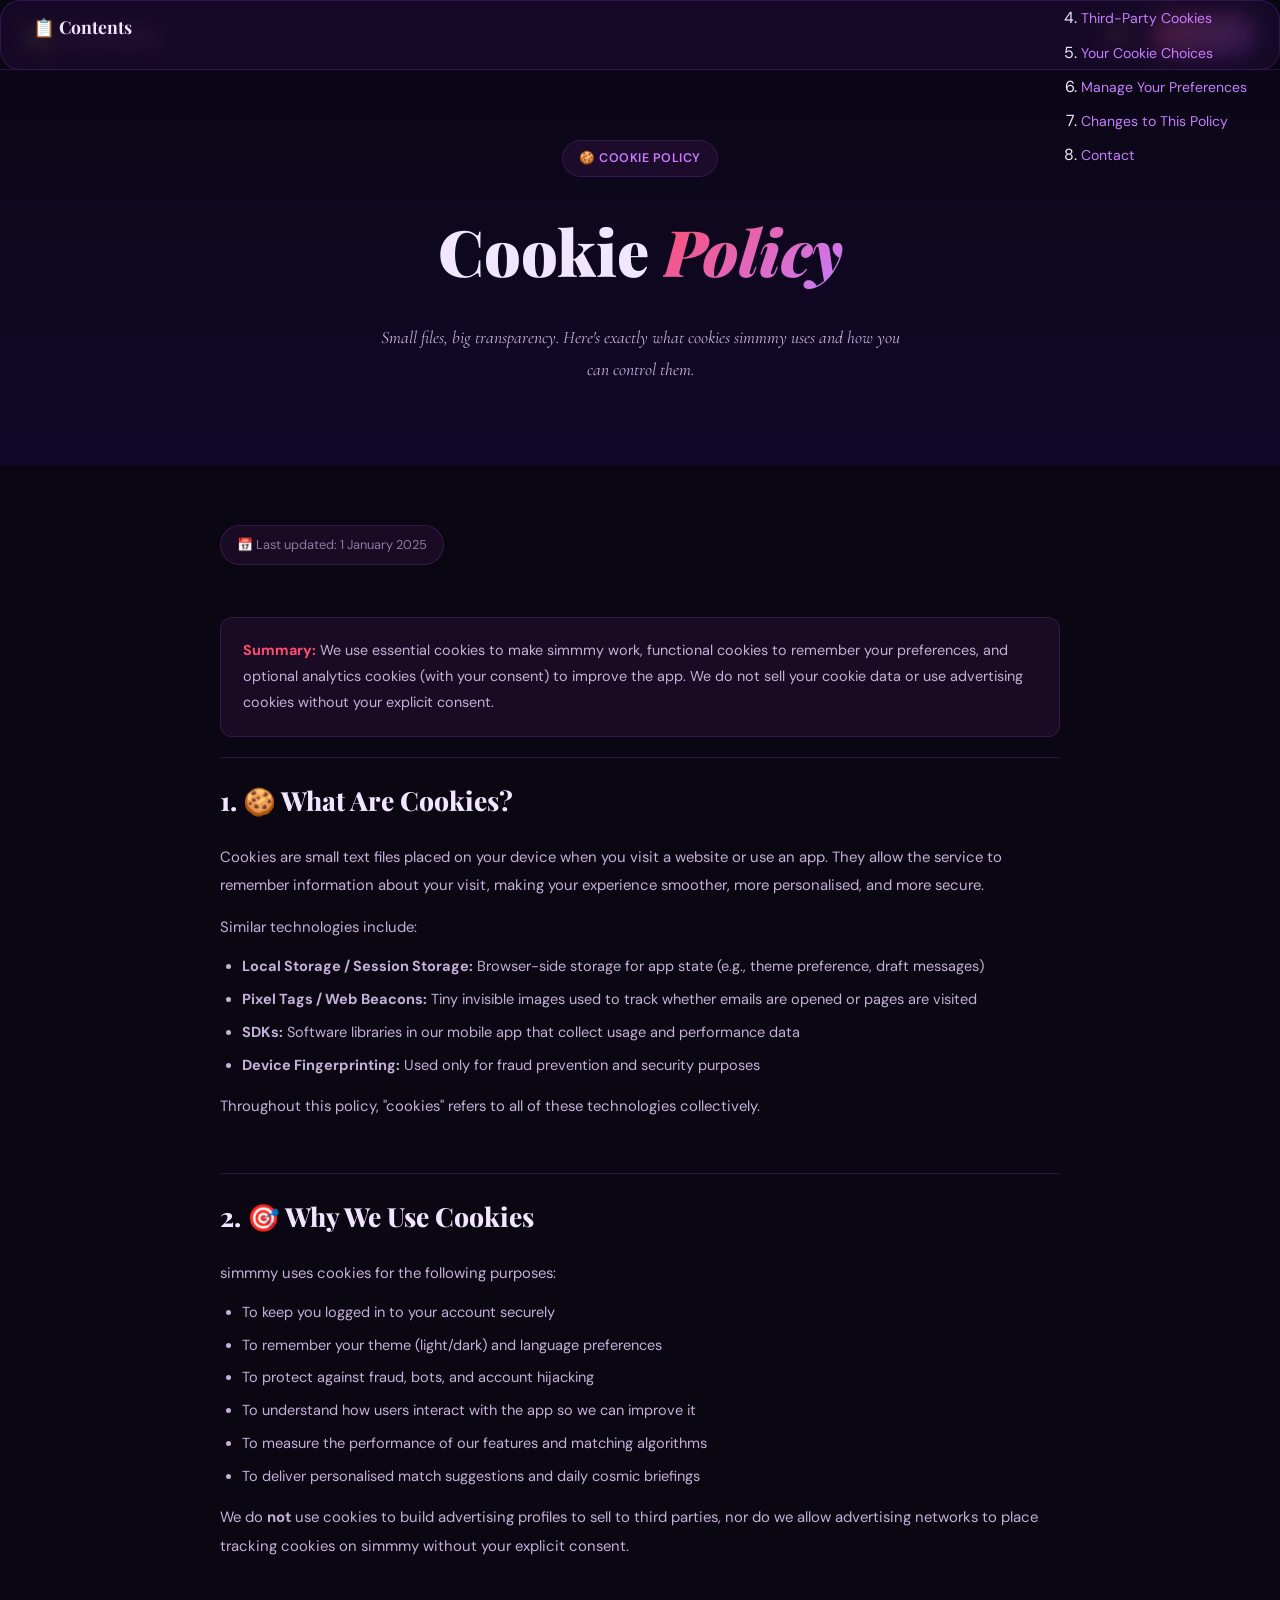
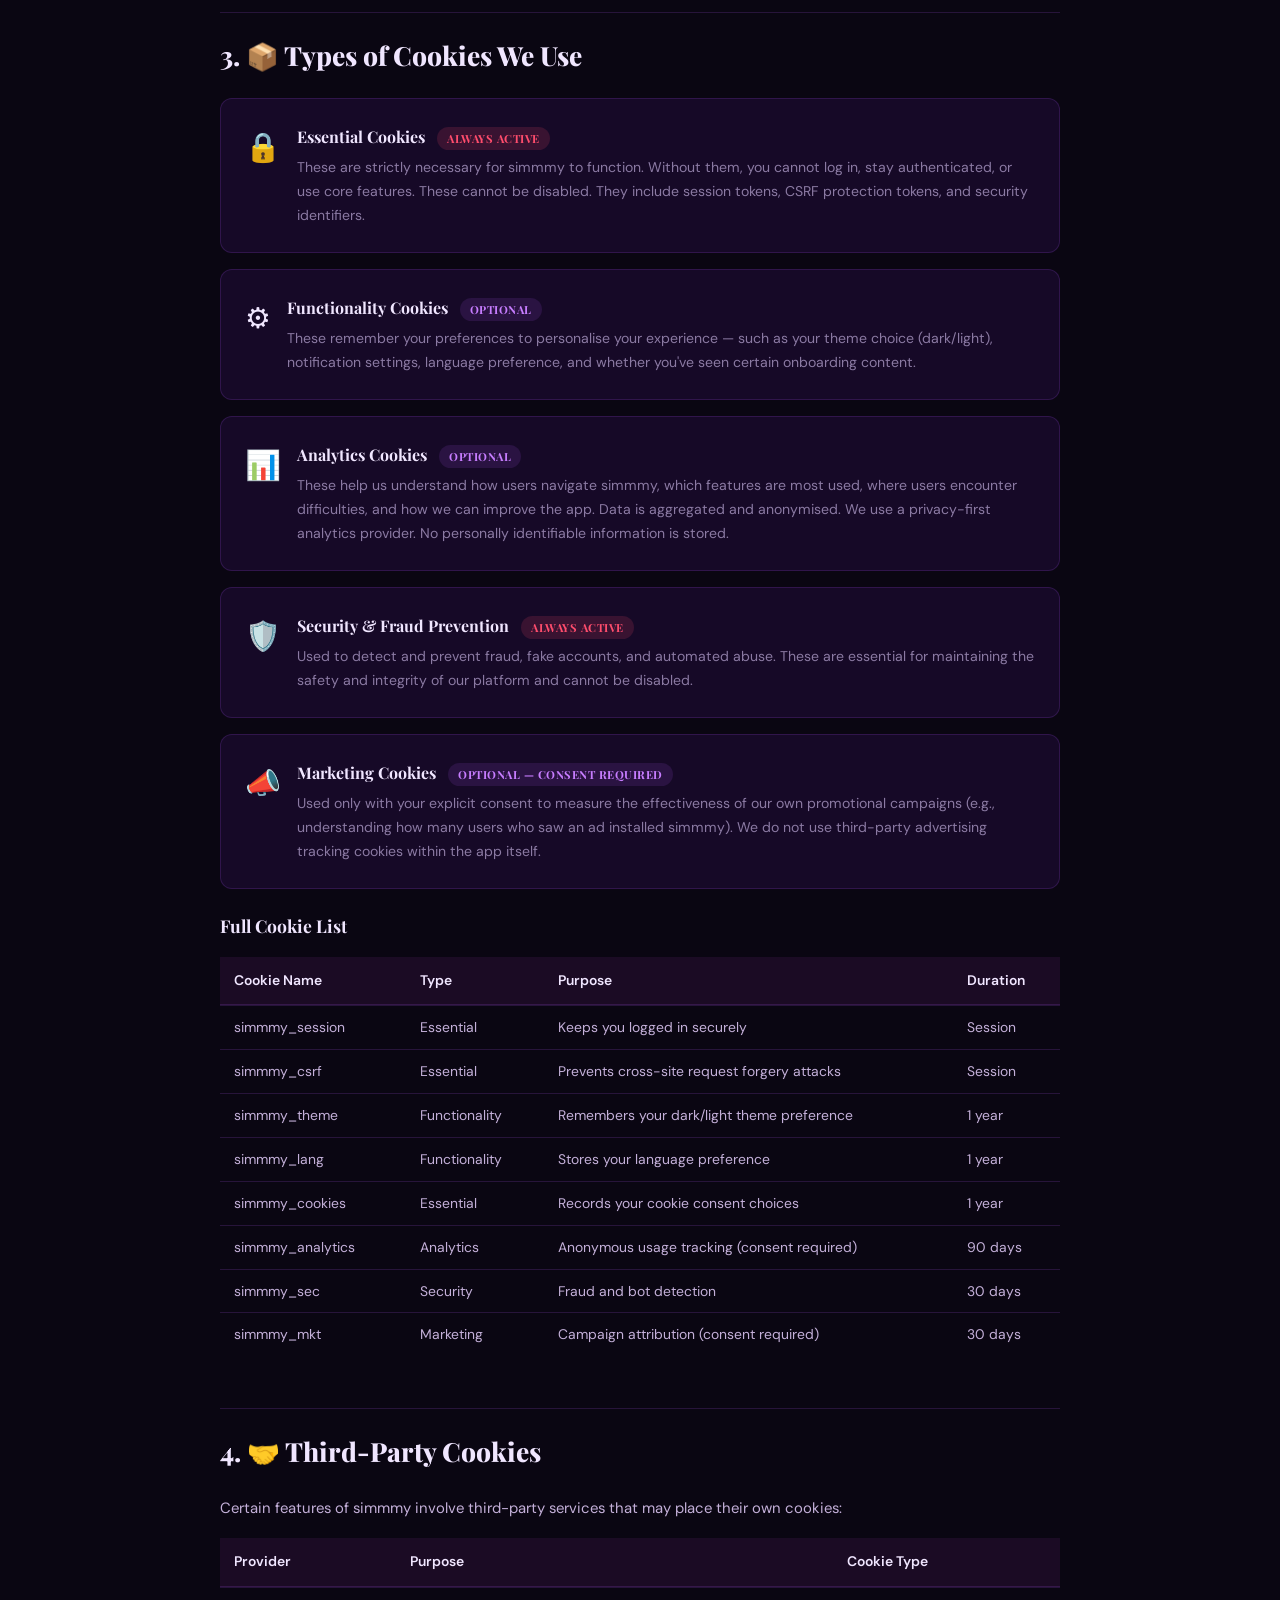
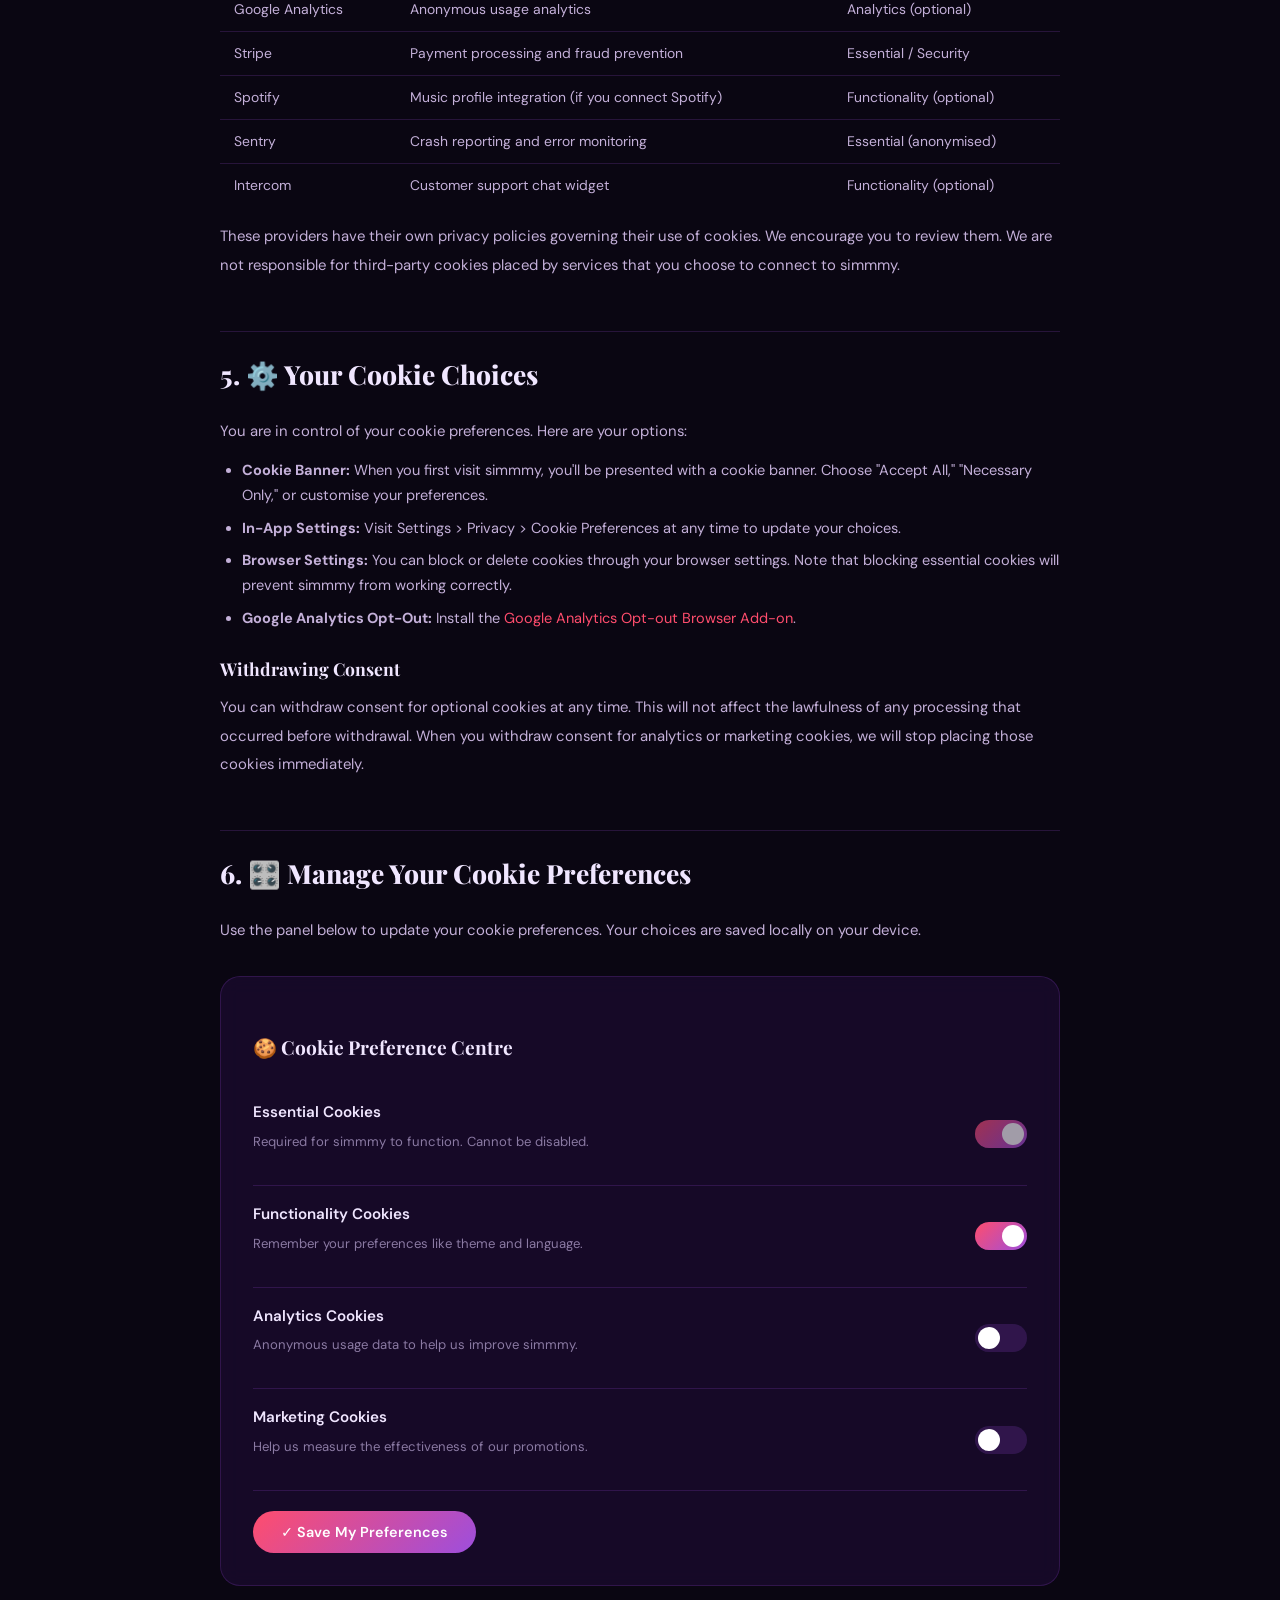
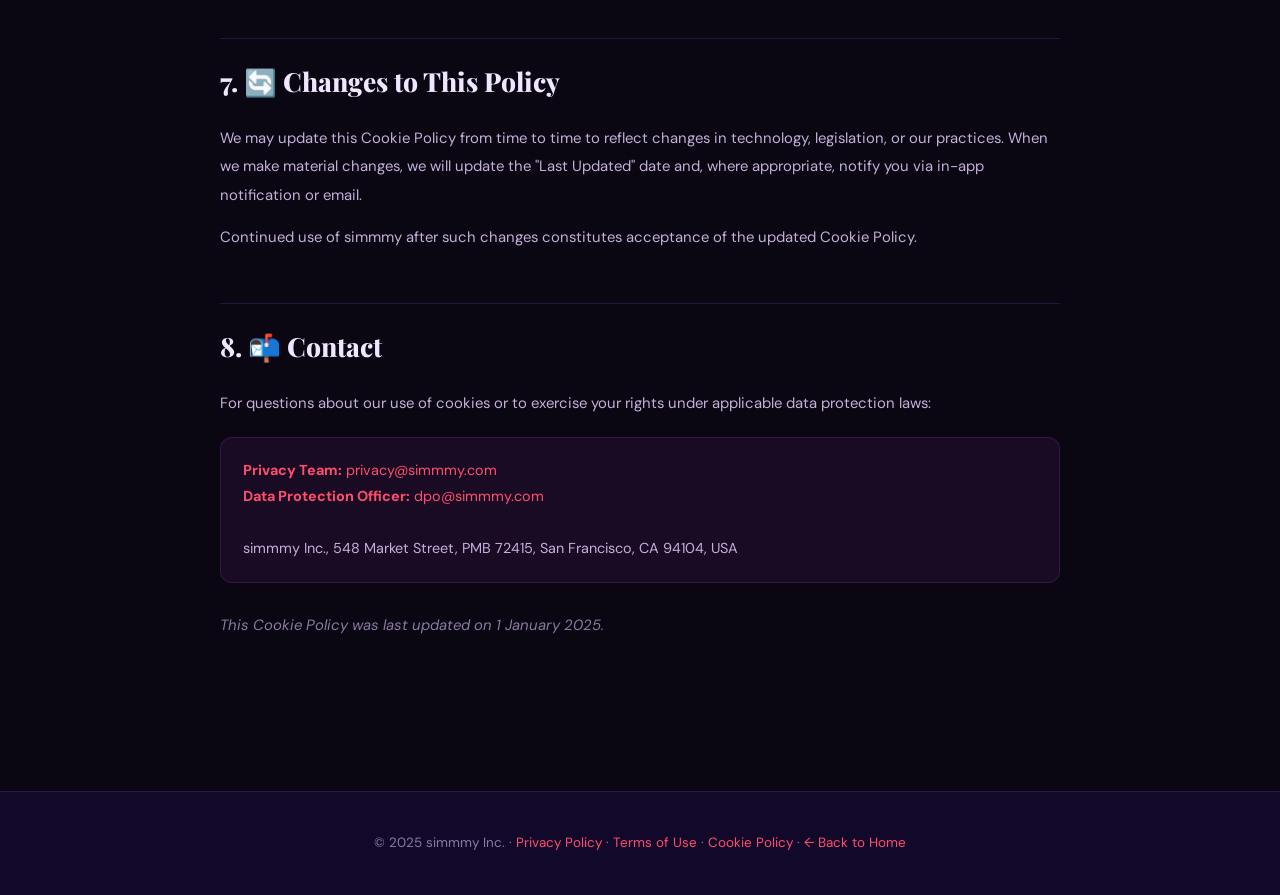
<file: Website/cookie-policy.html>
<!DOCTYPE html>
<html lang="en" data-theme="dark">
<head>
  <meta charset="UTF-8">
  <meta name="viewport" content="width=device-width, initial-scale=1.0">
  <title>Cookie Policy – simmmy | Cosmic Dating App</title>
  <meta name="description" content="simmmy's Cookie Policy explains what cookies we use, why we use them, and how you can manage your preferences on our dating platform.">
  <meta name="robots" content="index, follow">
  <link rel="canonical" href="https://www.simmmy.com/cookie-policy.html">
  <link rel="preconnect" href="https://fonts.googleapis.com">
  <link href="https://fonts.googleapis.com/css2?family=Playfair+Display:ital,wght@0,700;0,900;1,400&family=DM+Sans:opsz,wght@9..40,400;9..40,500;9..40,600&family=Cormorant+Garamond:ital,wght@1,300&display=swap" rel="stylesheet">
  <link rel="icon" type="image/svg+xml" href="data:image/svg+xml,<svg xmlns='http://www.w3.org/2000/svg' viewBox='0 0 100 100'><text y='.9em' font-size='90'>💫</text></svg>">
  <style>
    :root{--rose:#ff4d6d;--violet-mid:#9d4edd;--violet-light:#c77dff;--font-display:'Playfair Display',Georgia,serif;--font-body:'DM Sans',system-ui,sans-serif;--font-accent:'Cormorant Garamond',Georgia,serif;--radius:20px;--radius-sm:12px;--transition:all 0.4s cubic-bezier(0.25,0.46,0.45,0.94);}
    [data-theme="dark"]{--bg:#0a0612;--bg-2:#12082a;--text:#f0e6ff;--text-2:#c4b0d9;--text-3:#8b7aa3;--border:rgba(157,78,221,0.2);--card-bg:rgba(26,10,46,0.8);--nav-bg:rgba(10,6,18,0.95);--surface-2:rgba(123,45,139,0.15);}
    [data-theme="light"]{--bg:#fff5f7;--bg-2:#fdf0ff;--text:#1a0a2e;--text-2:#4a2d6b;--text-3:#7b4fa0;--border:rgba(157,78,221,0.25);--card-bg:rgba(255,248,255,0.95);--nav-bg:rgba(255,245,247,0.97);--surface-2:rgba(157,78,221,0.08);}
    *,*::before,*::after{box-sizing:border-box;margin:0;padding:0;}
    html{scroll-behavior:smooth;}
    body{font-family:var(--font-body);background:var(--bg);color:var(--text);line-height:1.7;transition:background .4s,color .4s;}
    ::-webkit-scrollbar{width:6px;}::-webkit-scrollbar-track{background:var(--bg);}::-webkit-scrollbar-thumb{background:var(--violet-mid);border-radius:3px;}
    nav{position:fixed;top:0;left:0;right:0;z-index:1000;background:var(--nav-bg);backdrop-filter:blur(20px);border-bottom:1px solid var(--border);padding:0 24px;height:70px;display:flex;align-items:center;justify-content:space-between;}
    .nav-logo{display:flex;align-items:center;gap:10px;text-decoration:none;font-family:var(--font-display);font-size:1.5rem;font-weight:700;color:var(--text);}
    .logo-gradient{background:linear-gradient(135deg,var(--rose),var(--violet-light));-webkit-background-clip:text;-webkit-text-fill-color:transparent;background-clip:text;}
    .nav-actions{display:flex;align-items:center;gap:12px;}
    .btn-theme{background:var(--surface-2);border:1px solid var(--border);color:var(--text-2);width:40px;height:40px;border-radius:50%;cursor:pointer;font-size:1.1rem;display:flex;align-items:center;justify-content:center;}
    .btn-primary{background:linear-gradient(135deg,var(--rose),var(--violet-mid));color:white;border:none;padding:10px 22px;border-radius:50px;font-family:var(--font-body);font-size:0.88rem;font-weight:600;cursor:pointer;text-decoration:none;}
    .page-hero{padding:140px 24px 80px;text-align:center;background:linear-gradient(180deg,var(--bg) 0%,var(--bg-2) 100%);}
    .page-hero h1{font-family:var(--font-display);font-size:clamp(2.4rem,5vw,4rem);font-weight:900;margin-bottom:16px;}
    .page-hero h1 em{background:linear-gradient(135deg,var(--rose),var(--violet-light));-webkit-background-clip:text;-webkit-text-fill-color:transparent;background-clip:text;}
    .page-hero p{font-family:var(--font-accent);font-style:italic;font-size:1.1rem;color:var(--text-2);max-width:540px;margin:0 auto;line-height:1.8;}
    .page-badge{display:inline-flex;align-items:center;gap:8px;background:var(--surface-2);border:1px solid var(--border);padding:7px 16px;border-radius:50px;font-size:0.78rem;font-weight:600;color:var(--violet-light);letter-spacing:.5px;text-transform:uppercase;margin-bottom:20px;}
    .container{max-width:840px;margin:0 auto;padding:0 24px;}
    .content-body{padding:60px 0 100px;}
    .toc{background:var(--card-bg);border:1px solid var(--border);border-radius:var(--radius);padding:32px;margin-bottom:48px;backdrop-filter:blur(10px);}
    .toc h3{font-family:var(--font-display);font-size:1.1rem;font-weight:700;color:var(--text);margin-bottom:16px;}
    .toc ol{padding-left:20px;display:flex;flex-direction:column;gap:7px;}
    .toc ol li a{text-decoration:none;color:var(--violet-light);font-size:0.88rem;transition:color .3s;}
    .toc ol li a:hover{color:var(--rose);}
    .legal-section{margin-bottom:52px;}
    .legal-section h2{font-family:var(--font-display);font-size:1.65rem;font-weight:800;color:var(--text);margin-bottom:20px;padding-top:20px;border-top:1px solid var(--border);}
    .legal-section h3{font-family:var(--font-display);font-size:1.1rem;font-weight:700;color:var(--text);margin:22px 0 10px;}
    .legal-section p{font-size:0.93rem;color:var(--text-2);line-height:1.9;margin-bottom:14px;}
    .legal-section ul{padding-left:22px;margin-bottom:14px;display:flex;flex-direction:column;gap:8px;}
    .legal-section li{font-size:0.91rem;color:var(--text-2);line-height:1.7;}
    .legal-section a{color:var(--rose);text-decoration:none;}
    .highlight-box{background:var(--surface-2);border:1px solid var(--border);border-radius:var(--radius-sm);padding:20px 22px;margin:20px 0;font-size:0.9rem;color:var(--text-2);line-height:1.8;}
    .highlight-box strong{color:var(--rose);}
    table{width:100%;border-collapse:collapse;margin:16px 0;font-size:0.87rem;}
    th{background:var(--surface-2);color:var(--text);font-weight:600;padding:12px 14px;text-align:left;border-bottom:2px solid var(--border);}
    td{padding:11px 14px;border-bottom:1px solid var(--border);color:var(--text-2);line-height:1.5;vertical-align:top;}
    tr:last-child td{border-bottom:none;}
    .cookie-type-card{background:var(--card-bg);border:1px solid var(--border);border-radius:var(--radius-sm);padding:24px;margin:16px 0;display:flex;gap:16px;align-items:flex-start;transition:var(--transition);}
    .cookie-type-card:hover{border-color:rgba(157,78,221,0.4);}
    .ctc-icon{font-size:1.8rem;flex-shrink:0;}
    .ctc-content h4{font-family:var(--font-display);font-size:1rem;font-weight:700;color:var(--text);margin-bottom:6px;}
    .ctc-content p{font-size:0.88rem;color:var(--text-3);line-height:1.7;margin:0;}
    .cookie-badge{display:inline-block;padding:2px 10px;border-radius:20px;font-size:0.7rem;font-weight:700;text-transform:uppercase;letter-spacing:0.5px;margin-left:8px;}
    .badge-required{background:rgba(255,77,109,0.15);color:var(--rose);}
    .badge-optional{background:rgba(157,78,221,0.15);color:var(--violet-light);}
    .preference-panel{background:var(--card-bg);border:1px solid var(--border);border-radius:var(--radius);padding:32px;margin:32px 0;backdrop-filter:blur(10px);}
    .preference-panel h3{font-family:var(--font-display);font-size:1.2rem;font-weight:700;color:var(--text);margin-bottom:20px;}
    .pref-row{display:flex;align-items:center;justify-content:space-between;padding:16px 0;border-bottom:1px solid var(--border);gap:20px;}
    .pref-row:last-child{border-bottom:none;padding-bottom:0;}
    .pref-info h4{font-size:0.95rem;font-weight:600;color:var(--text);}
    .pref-info p{font-size:0.82rem;color:var(--text-3);margin-top:4px;}
    .toggle{position:relative;display:inline-flex;width:52px;height:28px;flex-shrink:0;}
    .toggle input{opacity:0;width:0;height:0;position:absolute;}
    .toggle-slider{position:absolute;inset:0;border-radius:14px;background:var(--border);cursor:pointer;transition:.3s;}
    .toggle-slider::before{content:'';position:absolute;width:22px;height:22px;left:3px;top:3px;border-radius:50%;background:white;transition:.3s;}
    .toggle input:checked+.toggle-slider{background:linear-gradient(135deg,var(--rose),var(--violet-mid));}
    .toggle input:checked+.toggle-slider::before{transform:translateX(24px);}
    .toggle input:disabled+.toggle-slider{opacity:0.6;cursor:not-allowed;}
    .save-pref-btn{background:linear-gradient(135deg,var(--rose),var(--violet-mid));color:white;border:none;padding:12px 28px;border-radius:50px;font-family:var(--font-body);font-size:0.9rem;font-weight:600;cursor:pointer;margin-top:20px;transition:var(--transition);}
    .save-pref-btn:hover{transform:translateY(-2px);}
    .last-updated{display:inline-flex;align-items:center;gap:6px;background:var(--surface-2);border:1px solid var(--border);padding:8px 16px;border-radius:50px;font-size:0.8rem;color:var(--text-3);margin-bottom:32px;}
    footer{background:var(--bg-2);border-top:1px solid var(--border);padding:40px 24px;text-align:center;}
    footer p{font-size:0.84rem;color:var(--text-3);}
    footer a{color:var(--rose);text-decoration:none;}
    @media(max-width:600px){.page-hero{padding:110px 24px 60px;}.legal-section h2{font-size:1.35rem;}.pref-row{flex-direction:column;align-items:flex-start;}}
  </style>
</head>
<body>

<nav aria-label="Main navigation">
  <a href="/" class="nav-logo"><span>💫</span><span class="logo-gradient">simmmy</span></a>
  <div class="nav-actions">
    <button class="btn-theme" id="themeToggle" aria-label="Toggle theme">☀️</button>
    <a href="/signup.html" class="btn-primary">Join Free</a>
  </div>
</nav>

<div class="page-hero">
  <div class="page-badge">🍪 Cookie Policy</div>
  <h1>Cookie <em>Policy</em></h1>
  <p>Small files, big transparency. Here's exactly what cookies simmmy uses and how you can control them.</p>
</div>

<div class="container content-body">

  <div class="last-updated">📅 Last updated: 1 January 2025</div>

  <div class="highlight-box">
    <strong>Summary:</strong> We use essential cookies to make simmmy work, functional cookies to remember your preferences, and optional analytics cookies (with your consent) to improve the app. We do not sell your cookie data or use advertising cookies without your explicit consent.
  </div>

  <nav class="toc" aria-label="Table of contents">
    <h3>📋 Contents</h3>
    <ol>
      <li><a href="#what-are-cookies">What Are Cookies?</a></li>
      <li><a href="#why-we-use">Why We Use Cookies</a></li>
      <li><a href="#types">Types of Cookies We Use</a></li>
      <li><a href="#third-party">Third-Party Cookies</a></li>
      <li><a href="#your-choices">Your Cookie Choices</a></li>
      <li><a href="#manage-preferences">Manage Your Preferences</a></li>
      <li><a href="#changes-cookie">Changes to This Policy</a></li>
      <li><a href="#contact-cookie">Contact</a></li>
    </ol>
  </nav>

  <section class="legal-section" id="what-are-cookies" aria-labelledby="c1">
    <h2 id="c1">1. 🍪 What Are Cookies?</h2>
    <p>Cookies are small text files placed on your device when you visit a website or use an app. They allow the service to remember information about your visit, making your experience smoother, more personalised, and more secure.</p>
    <p>Similar technologies include:</p>
    <ul>
      <li><strong>Local Storage / Session Storage:</strong> Browser-side storage for app state (e.g., theme preference, draft messages)</li>
      <li><strong>Pixel Tags / Web Beacons:</strong> Tiny invisible images used to track whether emails are opened or pages are visited</li>
      <li><strong>SDKs:</strong> Software libraries in our mobile app that collect usage and performance data</li>
      <li><strong>Device Fingerprinting:</strong> Used only for fraud prevention and security purposes</li>
    </ul>
    <p>Throughout this policy, "cookies" refers to all of these technologies collectively.</p>
  </section>

  <section class="legal-section" id="why-we-use" aria-labelledby="c2">
    <h2 id="c2">2. 🎯 Why We Use Cookies</h2>
    <p>simmmy uses cookies for the following purposes:</p>
    <ul>
      <li>To keep you logged in to your account securely</li>
      <li>To remember your theme (light/dark) and language preferences</li>
      <li>To protect against fraud, bots, and account hijacking</li>
      <li>To understand how users interact with the app so we can improve it</li>
      <li>To measure the performance of our features and matching algorithms</li>
      <li>To deliver personalised match suggestions and daily cosmic briefings</li>
    </ul>
    <p>We do <strong>not</strong> use cookies to build advertising profiles to sell to third parties, nor do we allow advertising networks to place tracking cookies on simmmy without your explicit consent.</p>
  </section>

  <section class="legal-section" id="types" aria-labelledby="c3">
    <h2 id="c3">3. 📦 Types of Cookies We Use</h2>

    <div class="cookie-type-card">
      <span class="ctc-icon">🔒</span>
      <div class="ctc-content">
        <h4>Essential Cookies <span class="cookie-badge badge-required">Always Active</span></h4>
        <p>These are strictly necessary for simmmy to function. Without them, you cannot log in, stay authenticated, or use core features. These cannot be disabled. They include session tokens, CSRF protection tokens, and security identifiers.</p>
      </div>
    </div>

    <div class="cookie-type-card">
      <span class="ctc-icon">⚙️</span>
      <div class="ctc-content">
        <h4>Functionality Cookies <span class="cookie-badge badge-optional">Optional</span></h4>
        <p>These remember your preferences to personalise your experience — such as your theme choice (dark/light), notification settings, language preference, and whether you've seen certain onboarding content.</p>
      </div>
    </div>

    <div class="cookie-type-card">
      <span class="ctc-icon">📊</span>
      <div class="ctc-content">
        <h4>Analytics Cookies <span class="cookie-badge badge-optional">Optional</span></h4>
        <p>These help us understand how users navigate simmmy, which features are most used, where users encounter difficulties, and how we can improve the app. Data is aggregated and anonymised. We use a privacy-first analytics provider. No personally identifiable information is stored.</p>
      </div>
    </div>

    <div class="cookie-type-card">
      <span class="ctc-icon">🛡️</span>
      <div class="ctc-content">
        <h4>Security & Fraud Prevention <span class="cookie-badge badge-required">Always Active</span></h4>
        <p>Used to detect and prevent fraud, fake accounts, and automated abuse. These are essential for maintaining the safety and integrity of our platform and cannot be disabled.</p>
      </div>
    </div>

    <div class="cookie-type-card">
      <span class="ctc-icon">📣</span>
      <div class="ctc-content">
        <h4>Marketing Cookies <span class="cookie-badge badge-optional">Optional — Consent Required</span></h4>
        <p>Used only with your explicit consent to measure the effectiveness of our own promotional campaigns (e.g., understanding how many users who saw an ad installed simmmy). We do not use third-party advertising tracking cookies within the app itself.</p>
      </div>
    </div>

    <h3>Full Cookie List</h3>
    <table>
      <thead>
        <tr><th>Cookie Name</th><th>Type</th><th>Purpose</th><th>Duration</th></tr>
      </thead>
      <tbody>
        <tr><td>simmmy_session</td><td>Essential</td><td>Keeps you logged in securely</td><td>Session</td></tr>
        <tr><td>simmmy_csrf</td><td>Essential</td><td>Prevents cross-site request forgery attacks</td><td>Session</td></tr>
        <tr><td>simmmy_theme</td><td>Functionality</td><td>Remembers your dark/light theme preference</td><td>1 year</td></tr>
        <tr><td>simmmy_lang</td><td>Functionality</td><td>Stores your language preference</td><td>1 year</td></tr>
        <tr><td>simmmy_cookies</td><td>Essential</td><td>Records your cookie consent choices</td><td>1 year</td></tr>
        <tr><td>simmmy_analytics</td><td>Analytics</td><td>Anonymous usage tracking (consent required)</td><td>90 days</td></tr>
        <tr><td>simmmy_sec</td><td>Security</td><td>Fraud and bot detection</td><td>30 days</td></tr>
        <tr><td>simmmy_mkt</td><td>Marketing</td><td>Campaign attribution (consent required)</td><td>30 days</td></tr>
      </tbody>
    </table>
  </section>

  <section class="legal-section" id="third-party" aria-labelledby="c4">
    <h2 id="c4">4. 🤝 Third-Party Cookies</h2>
    <p>Certain features of simmmy involve third-party services that may place their own cookies:</p>
    <table>
      <thead>
        <tr><th>Provider</th><th>Purpose</th><th>Cookie Type</th></tr>
      </thead>
      <tbody>
        <tr><td>Google Analytics</td><td>Anonymous usage analytics</td><td>Analytics (optional)</td></tr>
        <tr><td>Stripe</td><td>Payment processing and fraud prevention</td><td>Essential / Security</td></tr>
        <tr><td>Spotify</td><td>Music profile integration (if you connect Spotify)</td><td>Functionality (optional)</td></tr>
        <tr><td>Sentry</td><td>Crash reporting and error monitoring</td><td>Essential (anonymised)</td></tr>
        <tr><td>Intercom</td><td>Customer support chat widget</td><td>Functionality (optional)</td></tr>
      </tbody>
    </table>
    <p>These providers have their own privacy policies governing their use of cookies. We encourage you to review them. We are not responsible for third-party cookies placed by services that you choose to connect to simmmy.</p>
  </section>

  <section class="legal-section" id="your-choices" aria-labelledby="c5">
    <h2 id="c5">5. ⚙️ Your Cookie Choices</h2>
    <p>You are in control of your cookie preferences. Here are your options:</p>
    <ul>
      <li><strong>Cookie Banner:</strong> When you first visit simmmy, you'll be presented with a cookie banner. Choose "Accept All," "Necessary Only," or customise your preferences.</li>
      <li><strong>In-App Settings:</strong> Visit Settings > Privacy > Cookie Preferences at any time to update your choices.</li>
      <li><strong>Browser Settings:</strong> You can block or delete cookies through your browser settings. Note that blocking essential cookies will prevent simmmy from working correctly.</li>
      <li><strong>Google Analytics Opt-Out:</strong> Install the <a href="https://tools.google.com/dlpage/gaoptout" target="_blank" rel="noopener">Google Analytics Opt-out Browser Add-on</a>.</li>
    </ul>
    <h3>Withdrawing Consent</h3>
    <p>You can withdraw consent for optional cookies at any time. This will not affect the lawfulness of any processing that occurred before withdrawal. When you withdraw consent for analytics or marketing cookies, we will stop placing those cookies immediately.</p>
  </section>

  <section class="legal-section" id="manage-preferences" aria-labelledby="c6">
    <h2 id="c6">6. 🎛️ Manage Your Cookie Preferences</h2>
    <p>Use the panel below to update your cookie preferences. Your choices are saved locally on your device.</p>

    <div class="preference-panel">
      <h3>🍪 Cookie Preference Centre</h3>
      <div class="pref-row">
        <div class="pref-info">
          <h4>Essential Cookies</h4>
          <p>Required for simmmy to function. Cannot be disabled.</p>
        </div>
        <label class="toggle" aria-label="Essential cookies (always on)">
          <input type="checkbox" checked disabled>
          <span class="toggle-slider"></span>
        </label>
      </div>
      <div class="pref-row">
        <div class="pref-info">
          <h4>Functionality Cookies</h4>
          <p>Remember your preferences like theme and language.</p>
        </div>
        <label class="toggle" aria-label="Toggle functionality cookies">
          <input type="checkbox" id="funcCookies" checked>
          <span class="toggle-slider"></span>
        </label>
      </div>
      <div class="pref-row">
        <div class="pref-info">
          <h4>Analytics Cookies</h4>
          <p>Anonymous usage data to help us improve simmmy.</p>
        </div>
        <label class="toggle" aria-label="Toggle analytics cookies">
          <input type="checkbox" id="analyticsCookies">
          <span class="toggle-slider"></span>
        </label>
      </div>
      <div class="pref-row">
        <div class="pref-info">
          <h4>Marketing Cookies</h4>
          <p>Help us measure the effectiveness of our promotions.</p>
        </div>
        <label class="toggle" aria-label="Toggle marketing cookies">
          <input type="checkbox" id="marketingCookies">
          <span class="toggle-slider"></span>
        </label>
      </div>
      <button class="save-pref-btn" onclick="savePreferences()">✓ Save My Preferences</button>
      <p id="savedMsg" style="display:none;margin-top:12px;font-size:0.85rem;color:var(--violet-light)">✅ Preferences saved successfully!</p>
    </div>
  </section>

  <section class="legal-section" id="changes-cookie" aria-labelledby="c7">
    <h2 id="c7">7. 🔄 Changes to This Policy</h2>
    <p>We may update this Cookie Policy from time to time to reflect changes in technology, legislation, or our practices. When we make material changes, we will update the "Last Updated" date and, where appropriate, notify you via in-app notification or email.</p>
    <p>Continued use of simmmy after such changes constitutes acceptance of the updated Cookie Policy.</p>
  </section>

  <section class="legal-section" id="contact-cookie" aria-labelledby="c8">
    <h2 id="c8">8. 📬 Contact</h2>
    <p>For questions about our use of cookies or to exercise your rights under applicable data protection laws:</p>
    <div class="highlight-box">
      <strong>Privacy Team:</strong> <a href="mailto:privacy@simmmy.com">privacy@simmmy.com</a><br>
      <strong>Data Protection Officer:</strong> <a href="mailto:dpo@simmmy.com">dpo@simmmy.com</a><br><br>
      simmmy Inc., 548 Market Street, PMB 72415, San Francisco, CA 94104, USA
    </div>
    <p style="margin-top:28px;font-style:italic;color:var(--text-3)">This Cookie Policy was last updated on 1 January 2025.</p>
  </section>

</div>

<footer>
  <p>© 2025 simmmy Inc. · <a href="/privacy.html">Privacy Policy</a> · <a href="/terms.html">Terms of Use</a> · <a href="/cookie-policy.html">Cookie Policy</a> · <a href="/">← Back to Home</a></p>
</footer>

<script>
  const html = document.documentElement;
  const btn = document.getElementById('themeToggle');
  const saved = localStorage.getItem('simmmy-theme') || 'dark';
  html.setAttribute('data-theme', saved);
  btn.textContent = saved === 'dark' ? '☀️' : '🌙';
  btn.addEventListener('click', () => {
    const cur = html.getAttribute('data-theme');
    const next = cur === 'dark' ? 'light' : 'dark';
    html.setAttribute('data-theme', next);
    btn.textContent = next === 'dark' ? '☀️' : '🌙';
    localStorage.setItem('simmmy-theme', next);
  });

  // Load saved prefs
  const prefs = JSON.parse(localStorage.getItem('simmmy-cookie-prefs') || '{}');
  if (prefs.analytics !== undefined) document.getElementById('analyticsCookies').checked = prefs.analytics;
  if (prefs.marketing !== undefined) document.getElementById('marketingCookies').checked = prefs.marketing;
  if (prefs.func !== undefined) document.getElementById('funcCookies').checked = prefs.func;

  function savePreferences() {
    const p = {
      func: document.getElementById('funcCookies').checked,
      analytics: document.getElementById('analyticsCookies').checked,
      marketing: document.getElementById('marketingCookies').checked
    };
    localStorage.setItem('simmmy-cookie-prefs', JSON.stringify(p));
    localStorage.setItem('simmmy-cookies', 'custom');
    const msg = document.getElementById('savedMsg');
    msg.style.display = 'block';
    setTimeout(() => msg.style.display = 'none', 3000);
  }
</script>
</body>
</html>
</file>
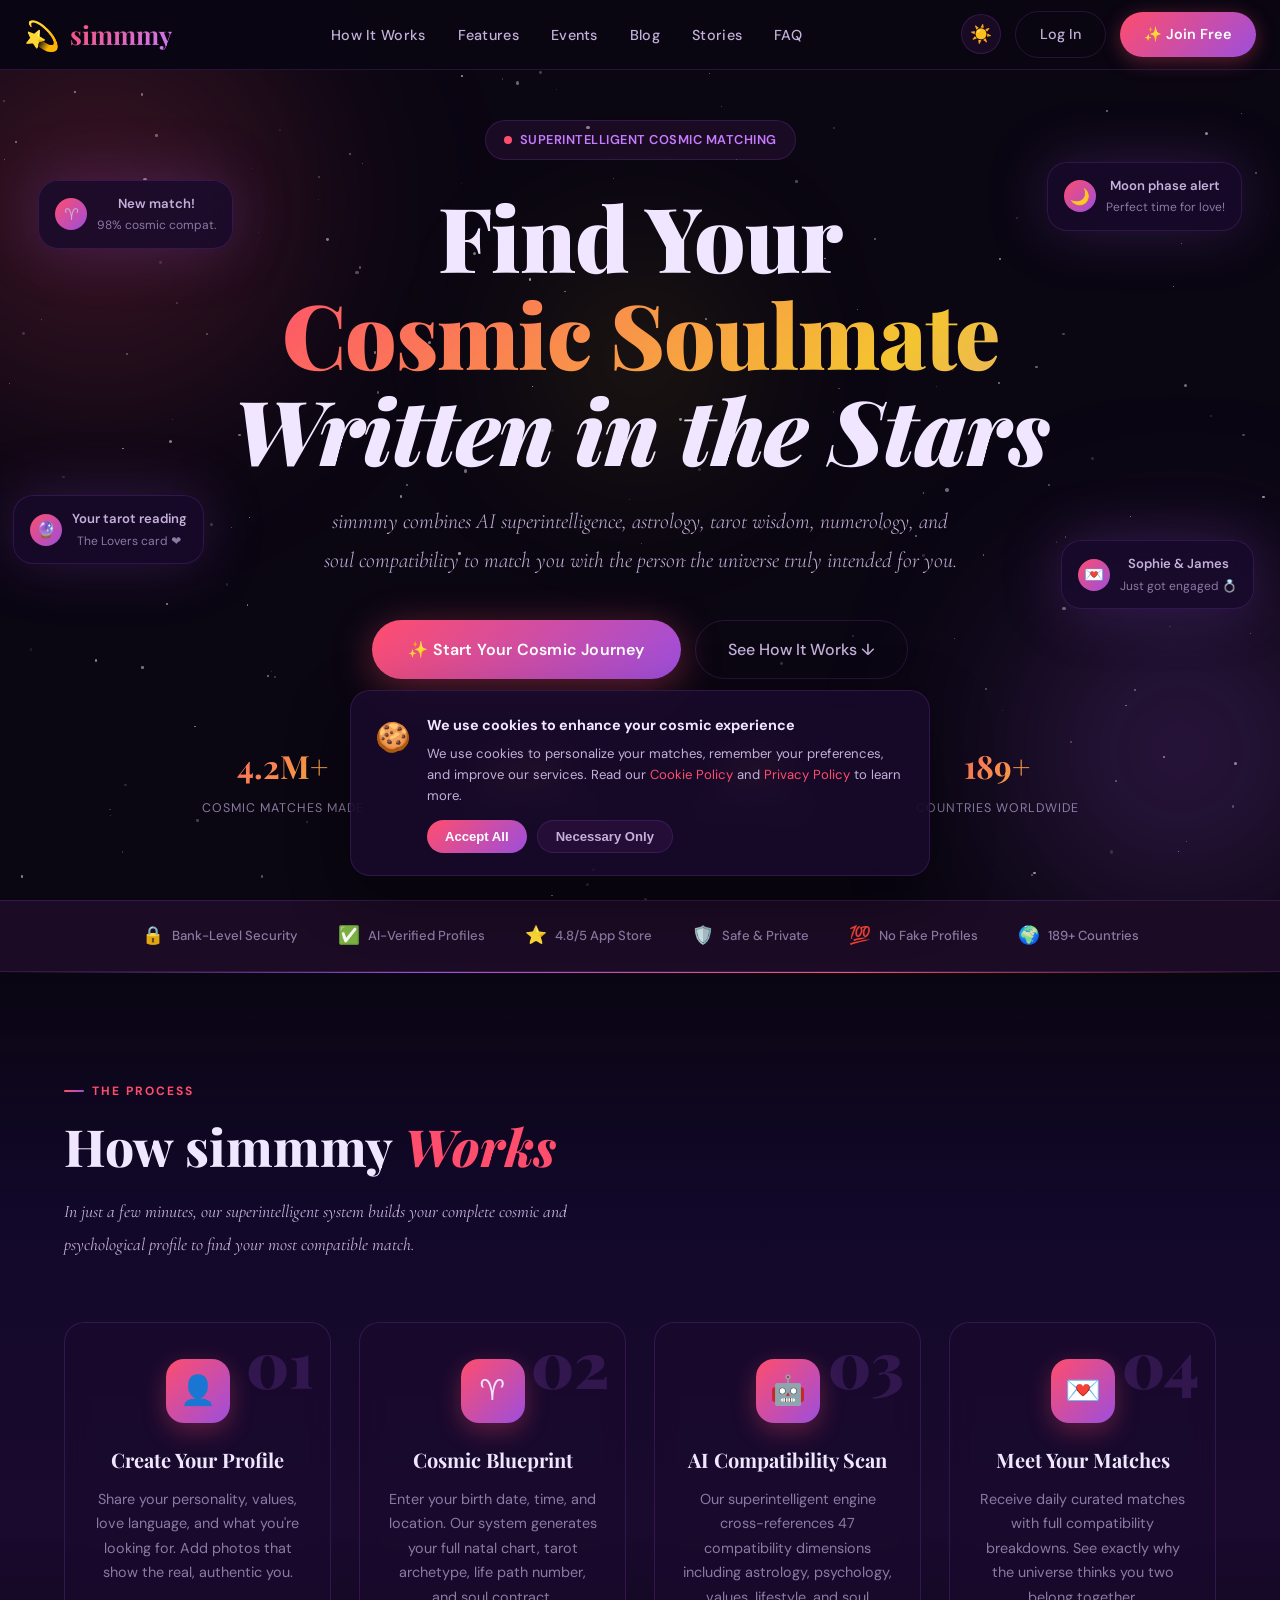
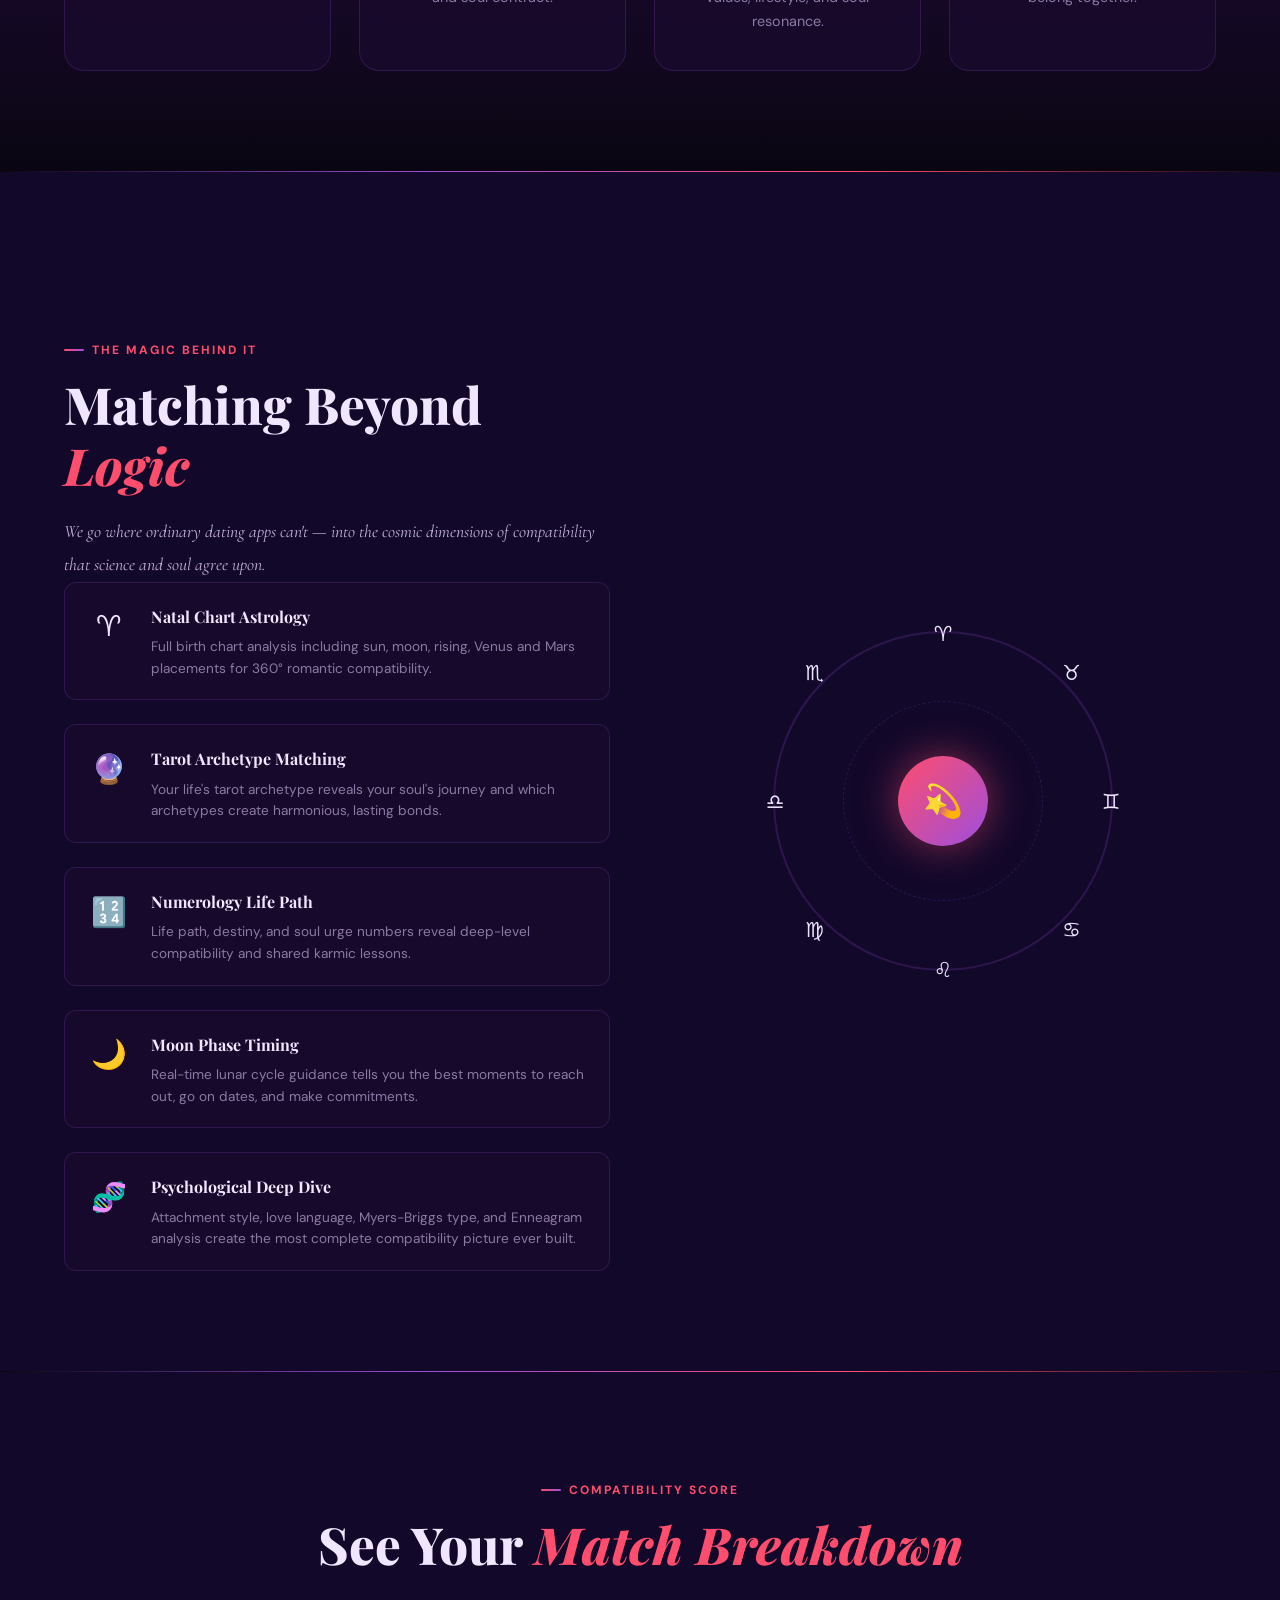
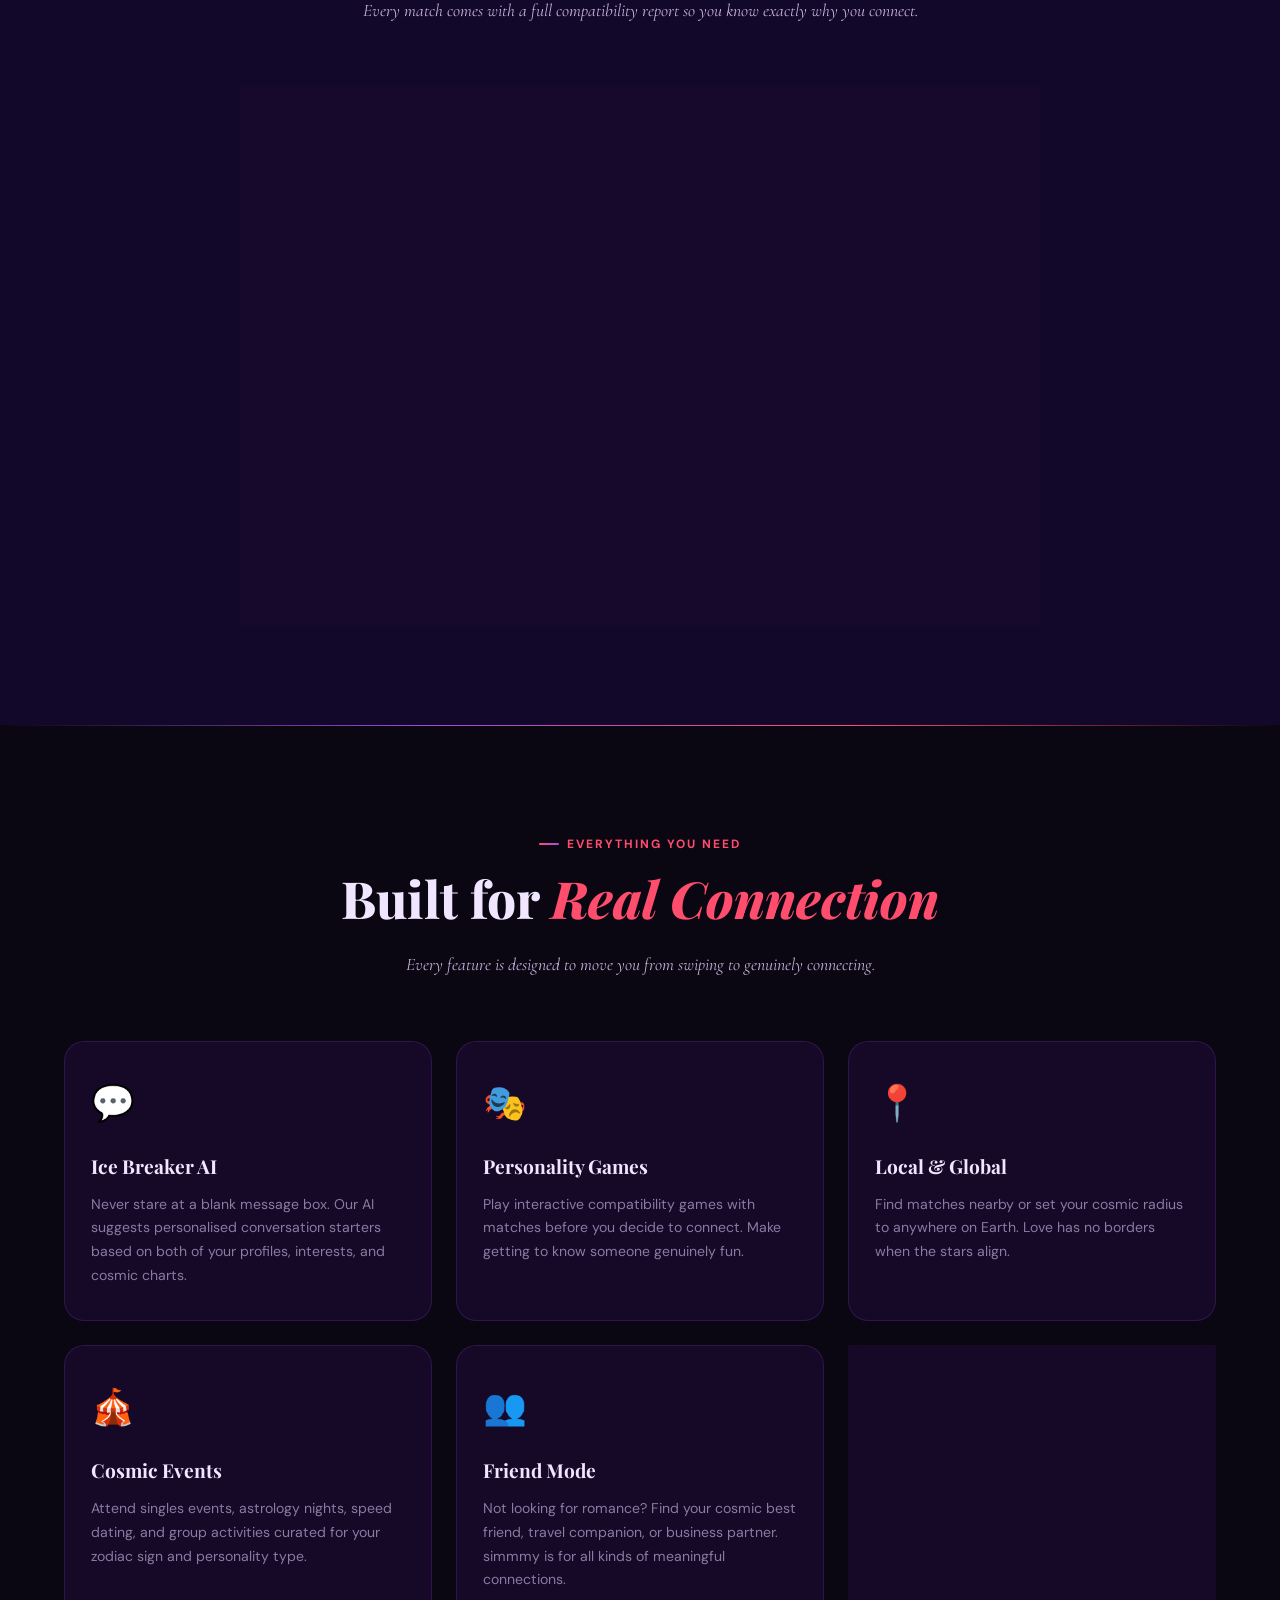
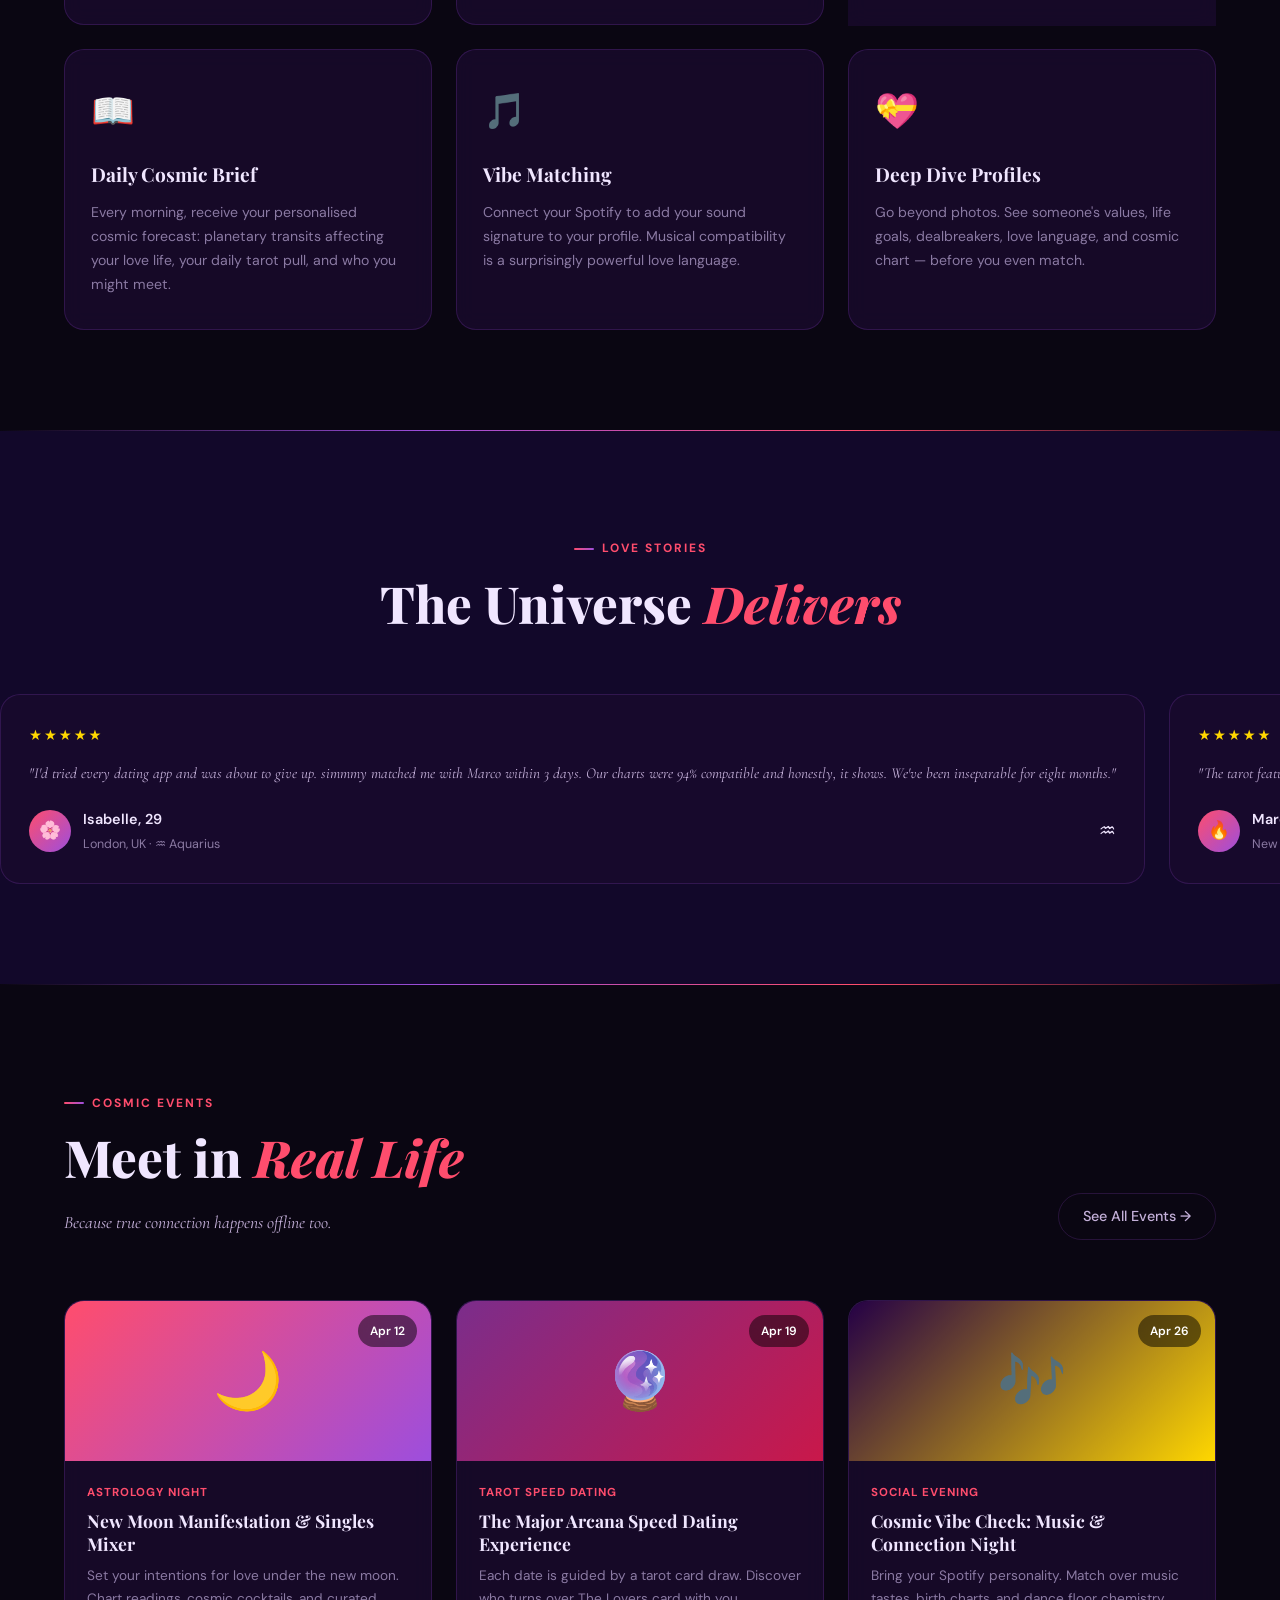
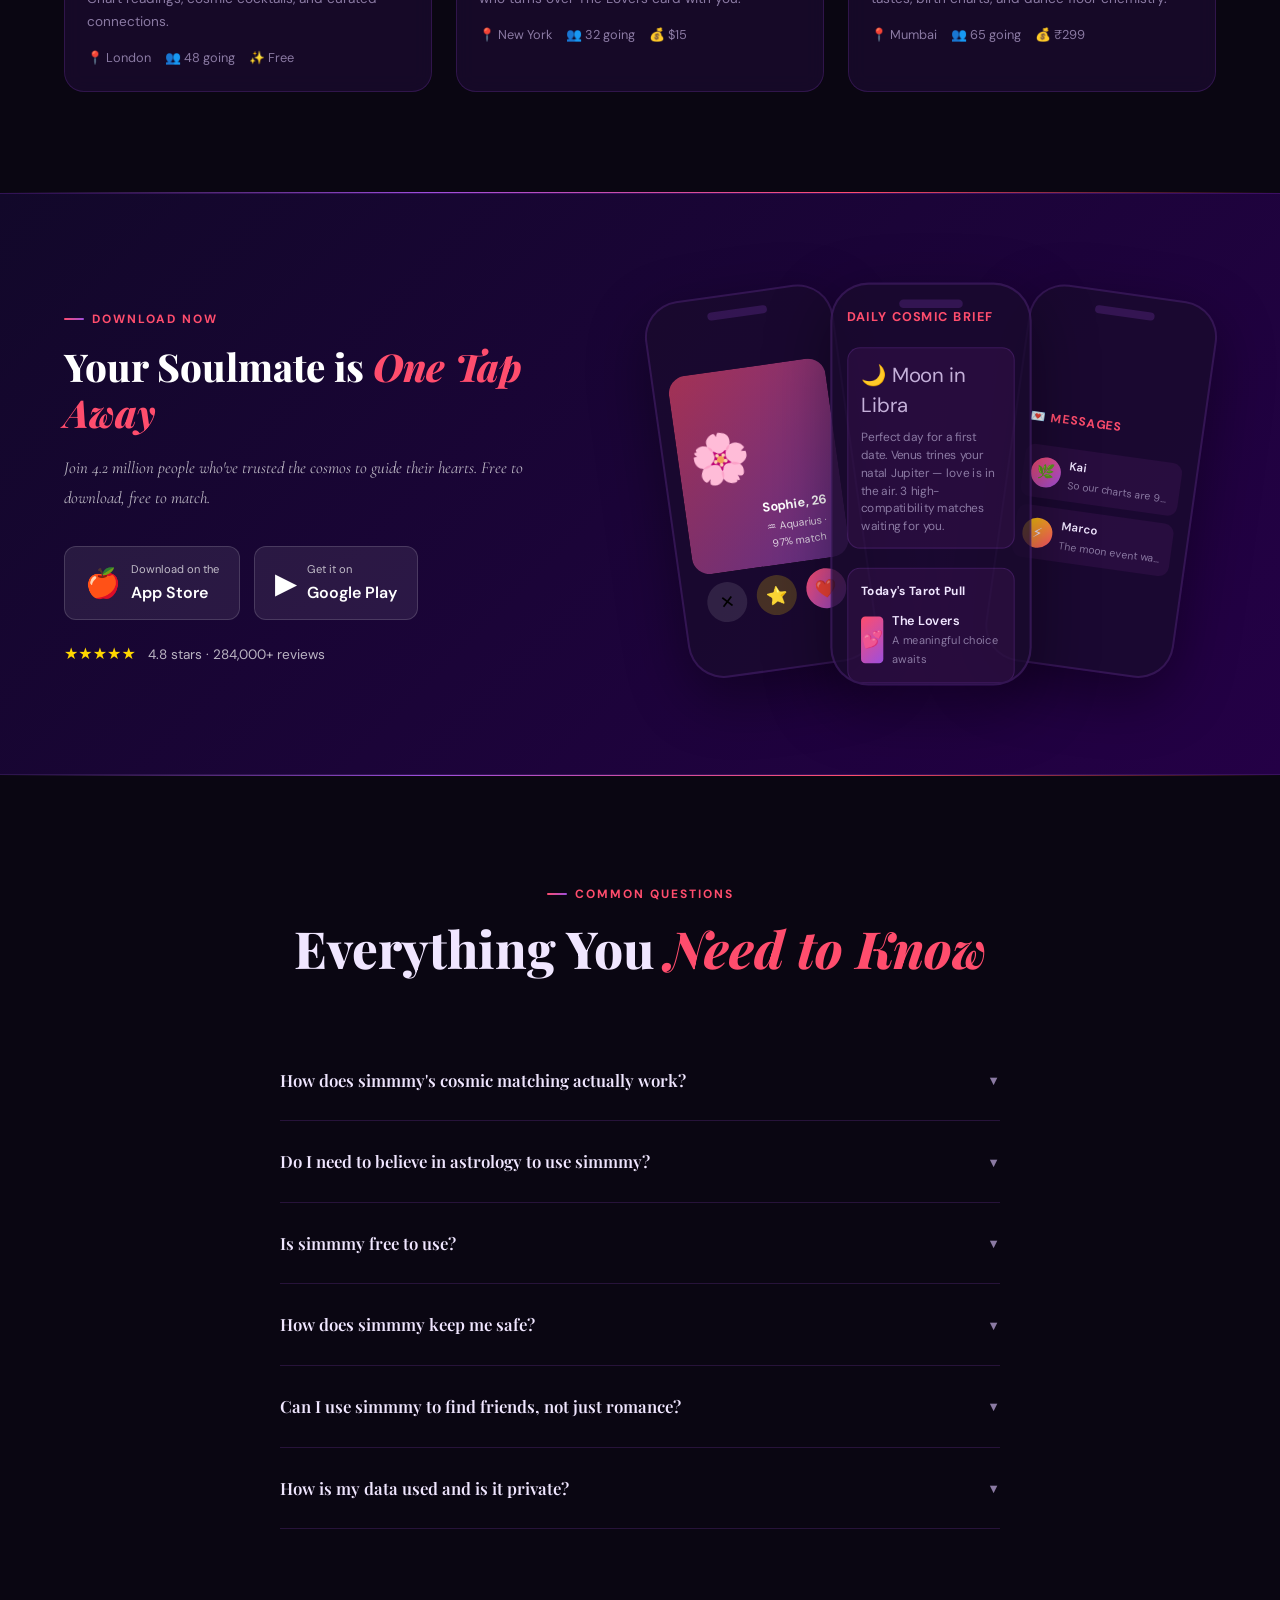
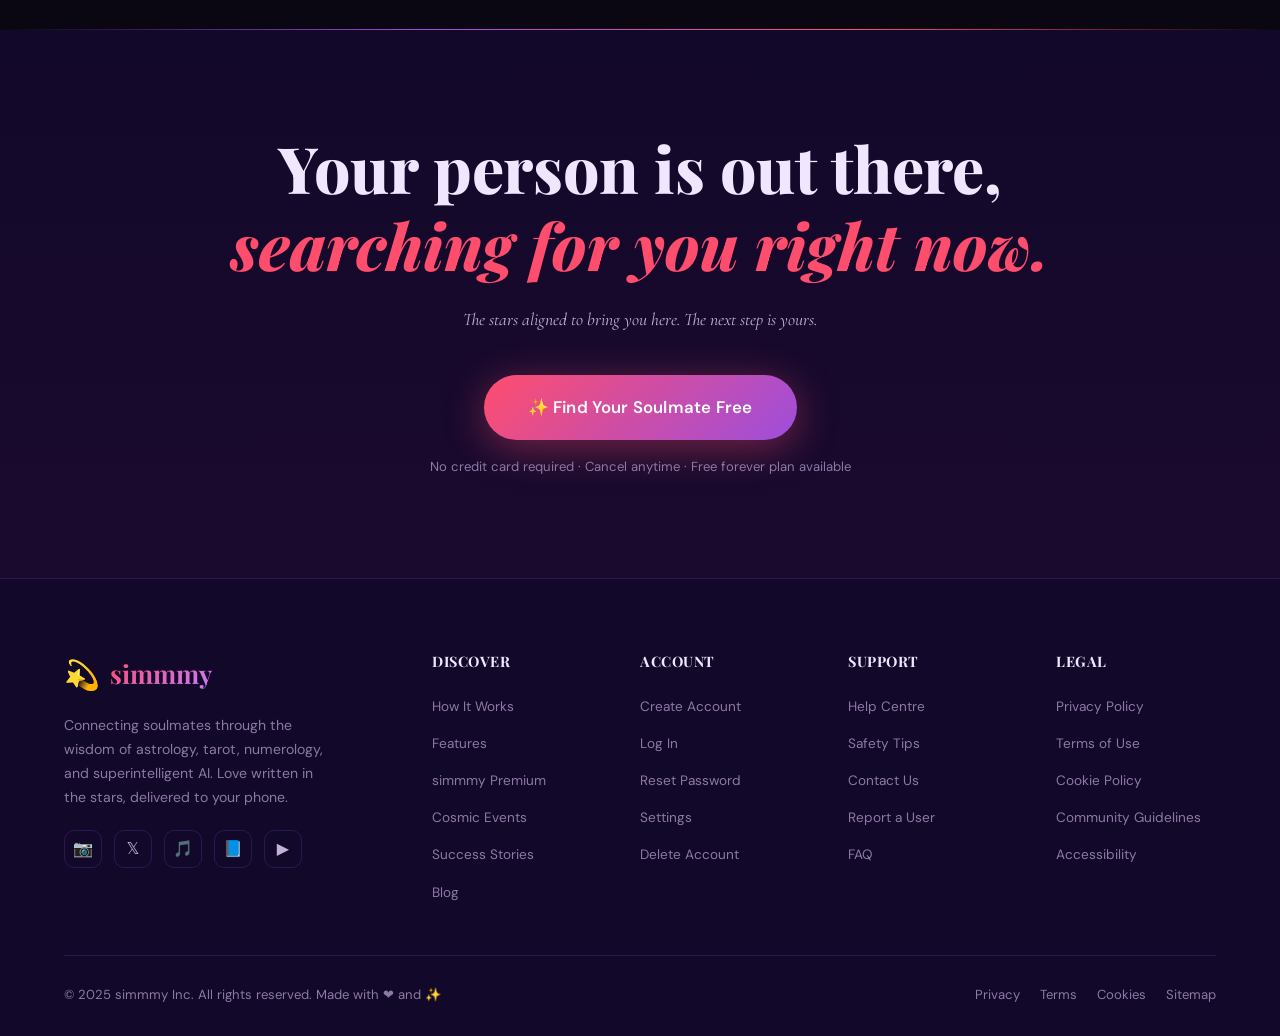
<file: Website/index2.html>
<!DOCTYPE html>
<html lang="en" data-theme="dark">
<head>
  <meta charset="UTF-8">
  <meta name="viewport" content="width=device-width, initial-scale=1.0">
  <meta http-equiv="X-UA-Compatible" content="IE=edge">

  <!-- PRIMARY SEO -->
  <title>simmmy – Find Your Soulmate | AI + Astrology Dating App</title>
  <meta name="description" content="simmmy matches you with your perfect partner using superintelligence, astrology, tarot cards, and cosmic compatibility. Join millions finding real love, friendship, and soul connections.">
  <meta name="keywords" content="dating app, astrology dating, soulmate finder, tarot love match, AI dating, cosmic compatibility, online dating, find love, friendship app, social events">
  <meta name="robots" content="index, follow, max-snippet:-1, max-image-preview:large, max-video-preview:-1">
  <meta name="author" content="simmmy Inc.">
  <link rel="canonical" href="https://www.simmmy.com/">

  <!-- OPEN GRAPH -->
  <meta property="og:type" content="website">
  <meta property="og:site_name" content="simmmy">
  <meta property="og:title" content="simmmy – Find Your Soulmate | AI + Astrology Dating">
  <meta property="og:description" content="Superintelligent matchmaking powered by astrology, tarot, and cosmic energy. Find your perfect match on simmmy.">
  <meta property="og:url" content="https://www.simmmy.com/">
  <meta property="og:image" content="https://www.simmmy.com/og-image.jpg">
  <meta property="og:image:width" content="1200">
  <meta property="og:image:height" content="630">
  <meta property="og:locale" content="en_US">

  <!-- TWITTER CARD -->
  <meta name="twitter:card" content="summary_large_image">
  <meta name="twitter:site" content="@simmmyApp">
  <meta name="twitter:creator" content="@simmmyApp">
  <meta name="twitter:title" content="simmmy – AI + Astrology Dating App">
  <meta name="twitter:description" content="Find your cosmic soulmate with simmmy's superintelligent matching system.">
  <meta name="twitter:image" content="https://www.simmmy.com/twitter-card.jpg">

  <!-- SCHEMA MARKUP -->
  <script type="application/ld+json">
  {
    "@context": "https://schema.org",
    "@type": "WebSite",
    "name": "simmmy",
    "url": "https://www.simmmy.com",
    "description": "simmmy is a revolutionary dating and friendship app using superintelligence, astrology, and tarot to match soulmates.",
    "potentialAction": {
      "@type": "SearchAction",
      "target": "https://www.simmmy.com/search?q={search_term_string}",
      "query-input": "required name=search_term_string"
    },
    "sameAs": [
      "https://www.instagram.com/simmmyapp",
      "https://twitter.com/simmmyapp",
      "https://www.tiktok.com/@simmmyapp",
      "https://www.facebook.com/simmmyapp"
    ]
  }
  </script>
  <script type="application/ld+json">
  {
    "@context": "https://schema.org",
    "@type": "MobileApplication",
    "name": "simmmy",
    "applicationCategory": "LifestyleApplication",
    "operatingSystem": "iOS, Android",
    "description": "Superintelligent dating app matching people through astrology, tarot, and AI compatibility.",
    "offers": {
      "@type": "Offer",
      "price": "0",
      "priceCurrency": "USD"
    },
    "aggregateRating": {
      "@type": "AggregateRating",
      "ratingValue": "4.8",
      "reviewCount": "284000"
    }
  }
  </script>
  <script type="application/ld+json">
  {
    "@context": "https://schema.org",
    "@type": "Organization",
    "name": "simmmy Inc.",
    "url": "https://www.simmmy.com",
    "logo": "https://www.simmmy.com/logo.png",
    "contactPoint": {
      "@type": "ContactPoint",
      "contactType": "customer support",
      "email": "hello@simmmy.com",
      "availableLanguage": "English"
    }
  }
  </script>

  <!-- FONTS -->
  <link rel="preconnect" href="https://fonts.googleapis.com">
  <link rel="preconnect" href="https://fonts.gstatic.com" crossorigin>
  <link href="https://fonts.googleapis.com/css2?family=Playfair+Display:ital,wght@0,400;0,700;0,900;1,400;1,700&family=DM+Sans:ital,opsz,wght@0,9..40,300;0,9..40,400;0,9..40,500;0,9..40,600;1,9..40,300&family=Cormorant+Garamond:ital,wght@0,300;0,400;0,600;1,300;1,400&display=swap" rel="stylesheet">

  <!-- PRELOAD CRITICAL ASSETS -->
  <link rel="preload" href="https://fonts.googleapis.com/css2?family=Playfair+Display:wght@700&display=swap" as="style">

  <!-- FAVICON -->
  <link rel="icon" type="image/svg+xml" href="data:image/svg+xml,<svg xmlns='http://www.w3.org/2000/svg' viewBox='0 0 100 100'><text y='.9em' font-size='90'>💫</text></svg>">
  <link rel="apple-touch-icon" href="/apple-touch-icon.png">

  <!-- SITEMAP -->
  <link rel="sitemap" type="application/xml" href="/sitemap.xml">

  <!-- PERFORMANCE -->
  <meta name="theme-color" content="#0a0612" media="(prefers-color-scheme: dark)">
  <meta name="theme-color" content="#fff5f7" media="(prefers-color-scheme: light)">

  <style>
    /* ===== CSS VARIABLES ===== */
    :root {
      --rose: #ff4d6d;
      --rose-light: #ff8fa3;
      --rose-deep: #c9184a;
      --gold: #ffd700;
      --gold-soft: #f4c430;
      --violet: #7b2d8b;
      --violet-mid: #9d4edd;
      --violet-light: #c77dff;
      --midnight: #0a0612;
      --deep-purple: #12082a;
      --cosmos: #1a0a2e;
      --nebula: #240046;
      --stardust: #e8d5f5;
      --cream: #fff5f7;
      --warm-white: #fdf4ff;
      --font-display: 'Playfair Display', Georgia, serif;
      --font-body: 'DM Sans', system-ui, sans-serif;
      --font-accent: 'Cormorant Garamond', Georgia, serif;
      --radius: 20px;
      --radius-sm: 12px;
      --shadow-glow: 0 0 40px rgba(255, 77, 109, 0.3);
      --shadow-violet: 0 0 60px rgba(157, 78, 221, 0.25);
      --transition: all 0.4s cubic-bezier(0.25, 0.46, 0.45, 0.94);
    }

    [data-theme="dark"] {
      --bg: var(--midnight);
      --bg-2: var(--deep-purple);
      --bg-3: var(--cosmos);
      --surface: rgba(36, 0, 70, 0.6);
      --surface-2: rgba(123, 45, 139, 0.15);
      --text: #f0e6ff;
      --text-2: #c4b0d9;
      --text-3: #8b7aa3;
      --border: rgba(157, 78, 221, 0.2);
      --card-bg: rgba(26, 10, 46, 0.8);
      --nav-bg: rgba(10, 6, 18, 0.95);
    }

    [data-theme="light"] {
      --bg: #fff5f7;
      --bg-2: #fdf0ff;
      --bg-3: #f8e8ff;
      --surface: rgba(255, 240, 255, 0.9);
      --surface-2: rgba(157, 78, 221, 0.08);
      --text: #1a0a2e;
      --text-2: #4a2d6b;
      --text-3: #7b4fa0;
      --border: rgba(157, 78, 221, 0.25);
      --card-bg: rgba(255, 248, 255, 0.95);
      --nav-bg: rgba(255, 245, 247, 0.97);
    }

    /* ===== RESET & BASE ===== */
    *, *::before, *::after { box-sizing: border-box; margin: 0; padding: 0; }

    html {
      scroll-behavior: smooth;
      font-size: 16px;
      overflow-x: hidden;
    }

    body {
      font-family: var(--font-body);
      background: var(--bg);
      color: var(--text);
      line-height: 1.7;
      overflow-x: hidden;
      transition: background 0.4s ease, color 0.4s ease;
    }

    /* ===== STAR FIELD BACKGROUND ===== */
    #starfield {
      position: fixed;
      top: 0; left: 0;
      width: 100%; height: 100%;
      pointer-events: none;
      z-index: 0;
      overflow: hidden;
    }

    [data-theme="light"] #starfield { opacity: 0.15; }
    [data-theme="dark"] #starfield { opacity: 1; }

    .star {
      position: absolute;
      border-radius: 50%;
      background: white;
      animation: twinkle var(--dur, 3s) ease-in-out infinite;
      animation-delay: var(--delay, 0s);
    }

    @keyframes twinkle {
      0%, 100% { opacity: 0.2; transform: scale(1); }
      50% { opacity: 1; transform: scale(1.3); }
    }

    /* ===== SCROLLBAR ===== */
    ::-webkit-scrollbar { width: 6px; }
    ::-webkit-scrollbar-track { background: var(--bg); }
    ::-webkit-scrollbar-thumb { background: var(--violet-mid); border-radius: 3px; }

    /* ===== NAVIGATION ===== */
    nav {
      position: fixed;
      top: 0; left: 0; right: 0;
      z-index: 1000;
      background: var(--nav-bg);
      backdrop-filter: blur(20px);
      -webkit-backdrop-filter: blur(20px);
      border-bottom: 1px solid var(--border);
      padding: 0 24px;
      height: 70px;
      display: flex;
      align-items: center;
      justify-content: space-between;
      transition: var(--transition);
    }

    .nav-logo {
      display: flex;
      align-items: center;
      gap: 10px;
      text-decoration: none;
      font-family: var(--font-display);
      font-size: 1.6rem;
      font-weight: 700;
      color: var(--text);
    }

    .nav-logo span.logo-icon { font-size: 1.8rem; }

    .nav-logo span.logo-gradient {
      background: linear-gradient(135deg, var(--rose), var(--violet-light));
      -webkit-background-clip: text;
      -webkit-text-fill-color: transparent;
      background-clip: text;
    }

    .nav-links {
      display: flex;
      align-items: center;
      gap: 32px;
      list-style: none;
    }

    .nav-links a {
      text-decoration: none;
      color: var(--text-2);
      font-size: 0.9rem;
      font-weight: 500;
      letter-spacing: 0.3px;
      transition: color 0.3s;
      position: relative;
    }

    .nav-links a::after {
      content: '';
      position: absolute;
      bottom: -4px;
      left: 0; right: 0;
      height: 2px;
      background: linear-gradient(90deg, var(--rose), var(--violet-mid));
      transform: scaleX(0);
      transform-origin: left;
      transition: transform 0.3s ease;
    }

    .nav-links a:hover { color: var(--text); }
    .nav-links a:hover::after { transform: scaleX(1); }

    .nav-actions {
      display: flex;
      align-items: center;
      gap: 14px;
    }

    .btn-theme {
      background: var(--surface-2);
      border: 1px solid var(--border);
      color: var(--text-2);
      width: 40px;
      height: 40px;
      border-radius: 50%;
      cursor: pointer;
      font-size: 1.1rem;
      display: flex;
      align-items: center;
      justify-content: center;
      transition: var(--transition);
    }

    .btn-theme:hover { border-color: var(--rose); color: var(--rose); }

    .btn-primary {
      background: linear-gradient(135deg, var(--rose), var(--violet-mid));
      color: white;
      border: none;
      padding: 10px 24px;
      border-radius: 50px;
      font-family: var(--font-body);
      font-size: 0.9rem;
      font-weight: 600;
      cursor: pointer;
      transition: var(--transition);
      text-decoration: none;
      display: inline-flex;
      align-items: center;
      gap: 6px;
      box-shadow: 0 4px 20px rgba(255, 77, 109, 0.35);
    }

    .btn-primary:hover {
      transform: translateY(-2px);
      box-shadow: 0 8px 30px rgba(255, 77, 109, 0.5);
    }

    .btn-secondary {
      background: transparent;
      color: var(--text-2);
      border: 1px solid var(--border);
      padding: 10px 24px;
      border-radius: 50px;
      font-family: var(--font-body);
      font-size: 0.9rem;
      font-weight: 500;
      cursor: pointer;
      transition: var(--transition);
      text-decoration: none;
    }

    .btn-secondary:hover {
      border-color: var(--rose);
      color: var(--rose);
    }

    .nav-hamburger {
      display: none;
      flex-direction: column;
      gap: 5px;
      cursor: pointer;
      padding: 6px;
    }

    .nav-hamburger span {
      display: block;
      height: 2px;
      width: 24px;
      background: var(--text-2);
      border-radius: 2px;
      transition: var(--transition);
    }

    /* ===== MOBILE NAV ===== */
    .mobile-menu {
      display: none;
      position: fixed;
      top: 70px; left: 0; right: 0;
      background: var(--nav-bg);
      backdrop-filter: blur(20px);
      border-bottom: 1px solid var(--border);
      padding: 24px;
      z-index: 999;
      flex-direction: column;
      gap: 20px;
    }

    .mobile-menu.open { display: flex; }
    .mobile-menu a { text-decoration: none; color: var(--text-2); font-size: 1.05rem; font-weight: 500; }

    /* ===== HERO SECTION ===== */
    .hero {
      min-height: 100vh;
      display: flex;
      flex-direction: column;
      align-items: center;
      justify-content: center;
      text-align: center;
      padding: 120px 24px 80px;
      position: relative;
      z-index: 1;
      overflow: hidden;
    }

    .hero-orb {
      position: absolute;
      border-radius: 50%;
      filter: blur(80px);
      pointer-events: none;
    }

    .orb-1 {
      width: 600px; height: 600px;
      background: radial-gradient(circle, rgba(255,77,109,0.25), transparent 70%);
      top: -100px; left: -200px;
      animation: orbFloat 8s ease-in-out infinite;
    }

    .orb-2 {
      width: 500px; height: 500px;
      background: radial-gradient(circle, rgba(157,78,221,0.3), transparent 70%);
      bottom: -100px; right: -150px;
      animation: orbFloat 10s ease-in-out infinite reverse;
    }

    .orb-3 {
      width: 300px; height: 300px;
      background: radial-gradient(circle, rgba(255,215,0,0.15), transparent 70%);
      top: 40%; left: 50%;
      transform: translate(-50%, -50%);
      animation: orbFloat 6s ease-in-out infinite 2s;
    }

    @keyframes orbFloat {
      0%, 100% { transform: translateY(0) scale(1); }
      50% { transform: translateY(-30px) scale(1.05); }
    }

    .hero-badge {
      display: inline-flex;
      align-items: center;
      gap: 8px;
      background: var(--surface-2);
      border: 1px solid var(--border);
      padding: 8px 18px;
      border-radius: 50px;
      font-size: 0.8rem;
      font-weight: 600;
      color: var(--violet-light);
      letter-spacing: 0.5px;
      text-transform: uppercase;
      margin-bottom: 28px;
      animation: fadeInDown 0.8s ease forwards;
    }

    .hero-badge .pulse {
      width: 8px; height: 8px;
      background: var(--rose);
      border-radius: 50%;
      animation: pulse 1.5s ease infinite;
    }

    @keyframes pulse {
      0%, 100% { box-shadow: 0 0 0 0 rgba(255,77,109,0.7); }
      50% { box-shadow: 0 0 0 8px rgba(255,77,109,0); }
    }

    .hero h1 {
      font-family: var(--font-display);
      font-size: clamp(2.8rem, 7vw, 6.5rem);
      font-weight: 900;
      line-height: 1.08;
      letter-spacing: -1px;
      margin-bottom: 24px;
      animation: fadeInUp 0.9s ease 0.2s both;
    }

    .hero h1 .line-1 { display: block; color: var(--text); }
    .hero h1 .line-2 {
      display: block;
      background: linear-gradient(135deg, var(--rose) 0%, var(--gold-soft) 40%, var(--violet-light) 80%);
      -webkit-background-clip: text;
      -webkit-text-fill-color: transparent;
      background-clip: text;
      background-size: 200% 200%;
      animation: gradientShift 4s ease infinite;
    }

    @keyframes gradientShift {
      0%, 100% { background-position: 0% 50%; }
      50% { background-position: 100% 50%; }
    }

    .hero h1 .line-3 { display: block; color: var(--text); font-style: italic; }

    .hero-sub {
      font-family: var(--font-accent);
      font-size: clamp(1.05rem, 2vw, 1.35rem);
      color: var(--text-2);
      max-width: 640px;
      margin: 0 auto 40px;
      line-height: 1.8;
      font-weight: 300;
      font-style: italic;
      animation: fadeInUp 0.9s ease 0.35s both;
    }

    .hero-cta {
      display: flex;
      align-items: center;
      justify-content: center;
      gap: 14px;
      flex-wrap: wrap;
      animation: fadeInUp 0.9s ease 0.5s both;
      margin-bottom: 60px;
    }

    .btn-hero {
      background: linear-gradient(135deg, var(--rose), var(--violet-mid));
      color: white;
      border: none;
      padding: 16px 36px;
      border-radius: 50px;
      font-family: var(--font-body);
      font-size: 1rem;
      font-weight: 600;
      cursor: pointer;
      text-decoration: none;
      display: inline-flex;
      align-items: center;
      gap: 8px;
      box-shadow: 0 8px 40px rgba(255,77,109,0.4);
      transition: var(--transition);
      letter-spacing: 0.2px;
    }

    .btn-hero:hover {
      transform: translateY(-3px);
      box-shadow: 0 14px 50px rgba(255,77,109,0.55);
    }

    .btn-hero-ghost {
      background: transparent;
      color: var(--text-2);
      border: 1.5px solid var(--border);
      padding: 15px 32px;
      border-radius: 50px;
      font-family: var(--font-body);
      font-size: 1rem;
      font-weight: 500;
      cursor: pointer;
      text-decoration: none;
      transition: var(--transition);
    }

    .btn-hero-ghost:hover { border-color: var(--violet-mid); color: var(--violet-light); }

    .hero-stats {
      display: flex;
      align-items: center;
      justify-content: center;
      gap: 48px;
      animation: fadeInUp 0.9s ease 0.65s both;
      flex-wrap: wrap;
    }

    .stat-item { text-align: center; }

    .stat-num {
      font-family: var(--font-display);
      font-size: 2rem;
      font-weight: 700;
      background: linear-gradient(135deg, var(--rose), var(--gold-soft));
      -webkit-background-clip: text;
      -webkit-text-fill-color: transparent;
      background-clip: text;
      display: block;
    }

    .stat-label { font-size: 0.78rem; color: var(--text-3); text-transform: uppercase; letter-spacing: 1px; }

    .stat-divider { width: 1px; height: 40px; background: var(--border); }

    /* ===== FLOATING CARDS ===== */
    .floating-cards {
      position: absolute;
      inset: 0;
      pointer-events: none;
      z-index: 0;
    }

    .float-card {
      position: absolute;
      background: var(--card-bg);
      border: 1px solid var(--border);
      border-radius: var(--radius);
      padding: 12px 16px;
      backdrop-filter: blur(12px);
      display: flex;
      align-items: center;
      gap: 10px;
      font-size: 0.82rem;
      color: var(--text-2);
      box-shadow: var(--shadow-violet);
      animation: floatCard var(--dur, 6s) ease-in-out infinite var(--delay, 0s);
    }

    @keyframes floatCard {
      0%, 100% { transform: translateY(0) rotate(var(--rot, -2deg)); }
      50% { transform: translateY(-12px) rotate(calc(var(--rot, -2deg) * -1)); }
    }

    .float-card-1 { top: 20%; left: 3%; --rot: -3deg; --dur: 7s; }
    .float-card-2 { top: 55%; left: 1%; --rot: 2deg; --dur: 5s; --delay: 1s; }
    .float-card-3 { top: 18%; right: 3%; --rot: 3deg; --dur: 6s; --delay: 0.5s; }
    .float-card-4 { top: 60%; right: 2%; --rot: -2deg; --dur: 8s; --delay: 1.5s; }

    .float-card .fc-avatar {
      width: 32px; height: 32px;
      border-radius: 50%;
      background: linear-gradient(135deg, var(--rose), var(--violet-mid));
      display: flex; align-items: center; justify-content: center;
      font-size: 1rem;
      flex-shrink: 0;
    }

    /* ===== SECTION BASE ===== */
    section { position: relative; z-index: 1; }

    .container {
      max-width: 1200px;
      margin: 0 auto;
      padding: 0 24px;
    }

    .section-pad { padding: 100px 0; }

    .section-label {
      display: inline-flex;
      align-items: center;
      gap: 8px;
      font-size: 0.75rem;
      font-weight: 700;
      letter-spacing: 2px;
      text-transform: uppercase;
      color: var(--rose);
      margin-bottom: 14px;
    }

    .section-label::before {
      content: '';
      width: 20px;
      height: 2px;
      background: linear-gradient(90deg, var(--rose), var(--violet-mid));
      border-radius: 2px;
    }

    .section-title {
      font-family: var(--font-display);
      font-size: clamp(2rem, 4vw, 3.2rem);
      font-weight: 800;
      line-height: 1.2;
      color: var(--text);
      margin-bottom: 18px;
    }

    .section-title em { font-style: italic; color: var(--rose); }

    .section-desc {
      font-family: var(--font-accent);
      font-size: 1.1rem;
      color: var(--text-2);
      max-width: 560px;
      line-height: 1.9;
      font-style: italic;
    }

    /* ===== HOW IT WORKS ===== */
    .how-bg {
      background: linear-gradient(180deg, transparent, var(--bg-2) 30%, var(--bg-3) 70%, transparent);
    }

    .steps-grid {
      display: grid;
      grid-template-columns: repeat(auto-fit, minmax(240px, 1fr));
      gap: 28px;
      margin-top: 60px;
    }

    .step-card {
      background: var(--card-bg);
      border: 1px solid var(--border);
      border-radius: var(--radius);
      padding: 36px 28px;
      text-align: center;
      position: relative;
      overflow: hidden;
      transition: var(--transition);
      backdrop-filter: blur(10px);
    }

    .step-card::before {
      content: '';
      position: absolute;
      inset: 0;
      background: linear-gradient(135deg, rgba(255,77,109,0.05), rgba(157,78,221,0.05));
      opacity: 0;
      transition: opacity 0.4s;
    }

    .step-card:hover { transform: translateY(-6px); border-color: rgba(157,78,221,0.4); }
    .step-card:hover::before { opacity: 1; }

    .step-num {
      font-family: var(--font-display);
      font-size: 4rem;
      font-weight: 900;
      color: var(--border);
      position: absolute;
      top: 8px; right: 16px;
      line-height: 1;
    }

    .step-icon {
      width: 64px; height: 64px;
      border-radius: 18px;
      background: linear-gradient(135deg, var(--rose), var(--violet-mid));
      display: flex;
      align-items: center;
      justify-content: center;
      font-size: 1.8rem;
      margin: 0 auto 20px;
      box-shadow: 0 8px 25px rgba(255,77,109,0.3);
    }

    .step-card h3 {
      font-family: var(--font-display);
      font-size: 1.25rem;
      font-weight: 700;
      margin-bottom: 10px;
      color: var(--text);
    }

    .step-card p { font-size: 0.9rem; color: var(--text-3); line-height: 1.7; }

    /* ===== COSMIC MATCH SECTION ===== */
    .cosmic-section {
      background: var(--bg-2);
    }

    .cosmic-grid {
      display: grid;
      grid-template-columns: 1fr 1fr;
      gap: 60px;
      align-items: center;
      margin-top: 60px;
    }

    .cosmic-features {
      display: flex;
      flex-direction: column;
      gap: 24px;
    }

    .cosmic-feature {
      display: flex;
      gap: 18px;
      align-items: flex-start;
      padding: 20px;
      background: var(--card-bg);
      border: 1px solid var(--border);
      border-radius: var(--radius-sm);
      transition: var(--transition);
      backdrop-filter: blur(8px);
    }

    .cosmic-feature:hover { border-color: var(--rose); transform: translateX(6px); }

    .cf-icon {
      font-size: 1.8rem;
      flex-shrink: 0;
      width: 48px; height: 48px;
      display: flex; align-items: center; justify-content: center;
    }

    .cf-text h4 {
      font-family: var(--font-display);
      font-size: 1rem;
      font-weight: 700;
      color: var(--text);
      margin-bottom: 6px;
    }

    .cf-text p { font-size: 0.85rem; color: var(--text-3); line-height: 1.6; }

    .cosmic-visual {
      position: relative;
      height: 520px;
      display: flex;
      align-items: center;
      justify-content: center;
    }

    .zodiac-wheel {
      width: 340px; height: 340px;
      border: 2px solid var(--border);
      border-radius: 50%;
      position: relative;
      display: flex;
      align-items: center;
      justify-content: center;
      animation: slowSpin 40s linear infinite;
    }

    @keyframes slowSpin { from { transform: rotate(0); } to { transform: rotate(360deg); } }

    .zodiac-inner {
      width: 200px; height: 200px;
      border: 1px dashed var(--border);
      border-radius: 50%;
      display: flex;
      align-items: center;
      justify-content: center;
      animation: slowSpin 30s linear infinite reverse;
    }

    .zodiac-core {
      width: 90px; height: 90px;
      background: linear-gradient(135deg, var(--rose), var(--violet-mid));
      border-radius: 50%;
      display: flex;
      align-items: center;
      justify-content: center;
      font-size: 2rem;
      box-shadow: 0 0 40px rgba(255,77,109,0.5);
      animation: corePulse 3s ease-in-out infinite;
    }

    @keyframes corePulse {
      0%, 100% { box-shadow: 0 0 40px rgba(255,77,109,0.5); }
      50% { box-shadow: 0 0 70px rgba(255,77,109,0.8), 0 0 100px rgba(157,78,221,0.4); }
    }

    .zodiac-sign {
      position: absolute;
      font-size: 1.3rem;
      width: 32px; height: 32px;
      display: flex; align-items: center; justify-content: center;
    }

    /* Position zodiac signs around the wheel */
    .zs-0 { top: -16px; left: 50%; transform: translateX(-50%); }
    .zs-1 { top: 7%; right: 7%; }
    .zs-2 { top: 50%; right: -16px; transform: translateY(-50%); }
    .zs-3 { bottom: 7%; right: 7%; }
    .zs-4 { bottom: -16px; left: 50%; transform: translateX(-50%); }
    .zs-5 { bottom: 7%; left: 7%; }
    .zs-6 { top: 50%; left: -16px; transform: translateY(-50%); }
    .zs-7 { top: 7%; left: 7%; }

    /* ===== FEATURES SECTION ===== */
    .features-grid {
      display: grid;
      grid-template-columns: repeat(3, 1fr);
      gap: 24px;
      margin-top: 60px;
    }

    .feature-card {
      background: var(--card-bg);
      border: 1px solid var(--border);
      border-radius: var(--radius);
      padding: 32px 26px;
      transition: var(--transition);
      position: relative;
      overflow: hidden;
      backdrop-filter: blur(10px);
    }

    .feature-card::after {
      content: '';
      position: absolute;
      bottom: 0; left: 0; right: 0;
      height: 3px;
      background: linear-gradient(90deg, var(--rose), var(--violet-mid));
      transform: scaleX(0);
      transform-origin: left;
      transition: transform 0.4s ease;
    }

    .feature-card:hover { transform: translateY(-5px); border-color: rgba(157,78,221,0.35); }
    .feature-card:hover::after { transform: scaleX(1); }

    .feature-emoji { font-size: 2.2rem; margin-bottom: 16px; display: block; }

    .feature-card h3 {
      font-family: var(--font-display);
      font-size: 1.2rem;
      font-weight: 700;
      color: var(--text);
      margin-bottom: 10px;
    }

    .feature-card p { font-size: 0.88rem; color: var(--text-3); line-height: 1.7; }

    /* ===== TESTIMONIALS ===== */
    .testimonials-bg { background: var(--bg-2); }

    .testimonials-track {
      display: flex;
      gap: 24px;
      overflow: hidden;
      margin-top: 60px;
      position: relative;
    }

    .testimonials-inner {
      display: flex;
      gap: 24px;
      animation: scroll 30s linear infinite;
    }

    @keyframes scroll {
      0% { transform: translateX(0); }
      100% { transform: translateX(-50%); }
    }

    .testimonials-track:hover .testimonials-inner { animation-play-state: paused; }

    .testi-card {
      background: var(--card-bg);
      border: 1px solid var(--border);
      border-radius: var(--radius);
      padding: 28px;
      min-width: 320px;
      flex-shrink: 0;
      backdrop-filter: blur(10px);
    }

    .testi-stars { color: var(--gold); font-size: 0.9rem; margin-bottom: 12px; letter-spacing: 2px; }

    .testi-text {
      font-family: var(--font-accent);
      font-style: italic;
      font-size: 0.95rem;
      color: var(--text-2);
      line-height: 1.8;
      margin-bottom: 20px;
    }

    .testi-author {
      display: flex;
      align-items: center;
      gap: 12px;
    }

    .testi-avatar {
      width: 42px; height: 42px;
      border-radius: 50%;
      background: linear-gradient(135deg, var(--rose), var(--violet-mid));
      display: flex; align-items: center; justify-content: center;
      font-size: 1.1rem;
      flex-shrink: 0;
    }

    .testi-name { font-weight: 600; font-size: 0.9rem; color: var(--text); }
    .testi-info { font-size: 0.78rem; color: var(--text-3); margin-top: 2px; }

    .testi-sign {
      margin-left: auto;
      font-size: 1.2rem;
    }

    /* ===== APP DOWNLOAD SECTION ===== */
    .app-section {
      background: linear-gradient(135deg, var(--deep-purple), var(--nebula));
      border-top: 1px solid var(--border);
      border-bottom: 1px solid var(--border);
    }

    .app-grid {
      display: grid;
      grid-template-columns: 1fr 1fr;
      gap: 60px;
      align-items: center;
    }

    .app-text .section-title { font-size: clamp(1.8rem, 3vw, 2.6rem); }

    .app-badges {
      display: flex;
      gap: 14px;
      flex-wrap: wrap;
      margin-top: 32px;
    }

    .app-badge {
      display: flex;
      align-items: center;
      gap: 10px;
      background: rgba(255,255,255,0.08);
      border: 1px solid rgba(255,255,255,0.15);
      padding: 12px 20px;
      border-radius: var(--radius-sm);
      text-decoration: none;
      color: white;
      transition: var(--transition);
    }

    .app-badge:hover { background: rgba(255,255,255,0.15); transform: translateY(-2px); }
    .app-badge-icon { font-size: 1.8rem; }
    .app-badge-small { font-size: 0.7rem; color: rgba(255,255,255,0.7); }
    .app-badge-big { font-size: 1rem; font-weight: 600; }

    .app-rating-row {
      display: flex;
      align-items: center;
      gap: 12px;
      margin-top: 20px;
    }

    .app-rating-stars { color: var(--gold); font-size: 1rem; }
    .app-rating-text { font-size: 0.85rem; color: rgba(255,255,255,0.7); }

    .app-visual {
      display: flex;
      justify-content: center;
      align-items: center;
      gap: -20px;
    }

    .phone-mockup {
      width: 190px;
      height: 380px;
      background: var(--card-bg);
      border: 2px solid var(--border);
      border-radius: 36px;
      display: flex;
      flex-direction: column;
      align-items: center;
      justify-content: center;
      padding: 20px 14px;
      position: relative;
      overflow: hidden;
      box-shadow: 0 20px 60px rgba(0,0,0,0.4);
      transition: var(--transition);
    }

    .phone-mockup:first-child { transform: rotate(-8deg) translateX(20px); z-index: 1; }
    .phone-mockup:last-child { transform: rotate(8deg) translateX(-20px); z-index: 1; }
    .phone-mockup:nth-child(2) { z-index: 2; transform: scale(1.06); }

    .phone-mockup:hover { transform: scale(1.08) !important; z-index: 10; }

    .phone-notch {
      width: 60px; height: 8px;
      background: var(--border);
      border-radius: 4px;
      position: absolute;
      top: 14px;
    }

    .phone-content {
      width: 100%;
      display: flex;
      flex-direction: column;
      align-items: center;
      gap: 10px;
      padding-top: 20px;
    }

    .phone-profile-card {
      width: 100%;
      height: 200px;
      background: linear-gradient(180deg, transparent, rgba(0,0,0,0.7));
      border-radius: 18px;
      position: relative;
      overflow: hidden;
      font-size: 2.5rem;
      display: flex;
      align-items: flex-end;
      justify-content: center;
      padding: 12px;
    }

    .phone-profile-bg {
      position: absolute;
      inset: 0;
      background: linear-gradient(135deg, var(--rose), var(--violet-mid));
      opacity: 0.6;
    }

    .phone-profile-info { position: relative; z-index: 1; text-align: center; }
    .phone-name { font-size: 0.8rem; font-weight: 700; color: white; }
    .phone-detail { font-size: 0.65rem; color: rgba(255,255,255,0.8); }

    .phone-actions {
      display: flex;
      gap: 10px;
    }

    .phone-btn {
      width: 40px; height: 40px;
      border-radius: 50%;
      display: flex; align-items: center; justify-content: center;
      font-size: 1.1rem;
      border: none;
      cursor: pointer;
    }

    .phone-btn-skip { background: rgba(255,255,255,0.1); }
    .phone-btn-like { background: linear-gradient(135deg, var(--rose), var(--violet-mid)); }
    .phone-btn-star { background: rgba(255,215,0,0.2); color: var(--gold); }

    /* ===== EVENTS SECTION ===== */
    .events-grid {
      display: grid;
      grid-template-columns: repeat(auto-fit, minmax(280px, 1fr));
      gap: 24px;
      margin-top: 60px;
    }

    .event-card {
      background: var(--card-bg);
      border: 1px solid var(--border);
      border-radius: var(--radius);
      overflow: hidden;
      transition: var(--transition);
      backdrop-filter: blur(10px);
    }

    .event-card:hover { transform: translateY(-5px); box-shadow: var(--shadow-violet); }

    .event-image {
      height: 160px;
      background: linear-gradient(135deg, var(--rose), var(--violet-mid));
      display: flex;
      align-items: center;
      justify-content: center;
      font-size: 3.5rem;
      position: relative;
    }

    .event-date-badge {
      position: absolute;
      top: 14px; right: 14px;
      background: rgba(0,0,0,0.5);
      backdrop-filter: blur(10px);
      color: white;
      padding: 6px 12px;
      border-radius: 20px;
      font-size: 0.75rem;
      font-weight: 600;
    }

    .event-body { padding: 22px; }

    .event-type {
      font-size: 0.72rem;
      font-weight: 700;
      text-transform: uppercase;
      letter-spacing: 1px;
      color: var(--rose);
      margin-bottom: 8px;
    }

    .event-card h3 {
      font-family: var(--font-display);
      font-size: 1.1rem;
      font-weight: 700;
      color: var(--text);
      margin-bottom: 8px;
      line-height: 1.3;
    }

    .event-meta {
      display: flex;
      align-items: center;
      gap: 14px;
      font-size: 0.8rem;
      color: var(--text-3);
      margin-top: 14px;
    }

    .event-meta span { display: flex; align-items: center; gap: 4px; }

    /* ===== MATCH SCORE SECTION ===== */
    .match-demo {
      background: var(--bg-2);
    }

    .match-container {
      background: var(--card-bg);
      border: 1px solid var(--border);
      border-radius: 28px;
      padding: 48px;
      max-width: 800px;
      margin: 60px auto 0;
      backdrop-filter: blur(10px);
    }

    .match-profiles {
      display: flex;
      align-items: center;
      justify-content: center;
      gap: 30px;
      margin-bottom: 40px;
    }

    .match-profile {
      text-align: center;
      flex: 1;
      max-width: 200px;
    }

    .match-avatar {
      width: 90px; height: 90px;
      border-radius: 50%;
      background: linear-gradient(135deg, var(--rose), var(--violet-mid));
      display: flex; align-items: center; justify-content: center;
      font-size: 2.2rem;
      margin: 0 auto 12px;
      border: 3px solid var(--border);
      box-shadow: 0 0 30px rgba(255,77,109,0.3);
    }

    .match-profile-name {
      font-family: var(--font-display);
      font-size: 1rem;
      font-weight: 700;
      color: var(--text);
    }

    .match-sign { font-size: 0.85rem; color: var(--text-3); margin-top: 4px; }

    .match-heart {
      font-size: 2.5rem;
      animation: heartbeat 1.5s ease-in-out infinite;
    }

    @keyframes heartbeat {
      0%, 100% { transform: scale(1); }
      50% { transform: scale(1.2); filter: drop-shadow(0 0 10px rgba(255,77,109,0.7)); }
    }

    .match-scores {
      display: grid;
      grid-template-columns: repeat(3, 1fr);
      gap: 20px;
    }

    .score-item { text-align: center; }

    .score-circle {
      width: 80px; height: 80px;
      border-radius: 50%;
      background: var(--surface-2);
      border: 3px solid var(--border);
      display: flex; align-items: center; justify-content: center;
      flex-direction: column;
      margin: 0 auto 10px;
      position: relative;
    }

    .score-num {
      font-family: var(--font-display);
      font-size: 1.2rem;
      font-weight: 700;
      color: var(--rose);
    }

    .score-label { font-size: 0.7rem; color: var(--text-3); }
    .score-type { font-size: 0.8rem; color: var(--text-2); font-weight: 500; }

    /* ===== FAQ ===== */
    .faq-list {
      max-width: 720px;
      margin: 60px auto 0;
    }

    .faq-item {
      border-bottom: 1px solid var(--border);
      padding: 6px 0;
    }

    .faq-question {
      display: flex;
      align-items: center;
      justify-content: space-between;
      padding: 20px 0;
      cursor: pointer;
      font-family: var(--font-display);
      font-size: 1.05rem;
      font-weight: 600;
      color: var(--text);
      gap: 20px;
    }

    .faq-arrow {
      font-size: 0.8rem;
      color: var(--text-3);
      transition: transform 0.3s;
      flex-shrink: 0;
    }

    .faq-item.open .faq-arrow { transform: rotate(180deg); color: var(--rose); }

    .faq-answer {
      max-height: 0;
      overflow: hidden;
      transition: max-height 0.4s ease, padding 0.3s;
      font-size: 0.92rem;
      color: var(--text-2);
      line-height: 1.8;
    }

    .faq-item.open .faq-answer { max-height: 300px; padding-bottom: 20px; }

    /* ===== FOOTER ===== */
    footer {
      background: var(--bg-2);
      border-top: 1px solid var(--border);
      padding: 70px 0 30px;
      position: relative;
      z-index: 1;
    }

    .footer-grid {
      display: grid;
      grid-template-columns: 2fr 1fr 1fr 1fr 1fr;
      gap: 48px;
      margin-bottom: 50px;
    }

    .footer-brand .nav-logo { margin-bottom: 16px; }

    .footer-brand p {
      font-size: 0.88rem;
      color: var(--text-3);
      line-height: 1.7;
      max-width: 260px;
    }

    .footer-social {
      display: flex;
      gap: 12px;
      margin-top: 20px;
    }

    .social-btn {
      width: 38px; height: 38px;
      border: 1px solid var(--border);
      border-radius: 10px;
      display: flex; align-items: center; justify-content: center;
      font-size: 1rem;
      text-decoration: none;
      color: var(--text-2);
      transition: var(--transition);
    }

    .social-btn:hover { border-color: var(--rose); color: var(--rose); transform: translateY(-2px); }

    .footer-col h4 {
      font-family: var(--font-display);
      font-size: 0.9rem;
      font-weight: 700;
      color: var(--text);
      margin-bottom: 18px;
      text-transform: uppercase;
      letter-spacing: 0.5px;
    }

    .footer-col ul { list-style: none; display: flex; flex-direction: column; gap: 10px; }

    .footer-col ul li a {
      text-decoration: none;
      font-size: 0.85rem;
      color: var(--text-3);
      transition: color 0.3s;
    }

    .footer-col ul li a:hover { color: var(--rose); }

    .footer-bottom {
      border-top: 1px solid var(--border);
      padding-top: 28px;
      display: flex;
      align-items: center;
      justify-content: space-between;
      flex-wrap: wrap;
      gap: 14px;
    }

    .footer-bottom p { font-size: 0.82rem; color: var(--text-3); }

    .footer-legal {
      display: flex;
      gap: 20px;
    }

    .footer-legal a {
      font-size: 0.82rem;
      color: var(--text-3);
      text-decoration: none;
      transition: color 0.3s;
    }

    .footer-legal a:hover { color: var(--rose); }

    /* ===== COOKIE BANNER ===== */
    .cookie-banner {
      position: fixed;
      bottom: 24px;
      left: 50%;
      transform: translateX(-50%);
      width: min(94vw, 580px);
      background: var(--card-bg);
      border: 1px solid var(--border);
      border-radius: var(--radius);
      padding: 22px 24px;
      z-index: 9999;
      backdrop-filter: blur(16px);
      display: flex;
      align-items: flex-start;
      gap: 16px;
      box-shadow: 0 20px 60px rgba(0,0,0,0.4);
      transition: transform 0.5s ease, opacity 0.5s ease;
    }

    .cookie-banner.hidden { transform: translateX(-50%) translateY(120px); opacity: 0; pointer-events: none; }

    .cookie-icon { font-size: 1.8rem; flex-shrink: 0; }

    .cookie-text p { font-size: 0.82rem; color: var(--text-2); line-height: 1.6; }
    .cookie-text a { color: var(--rose); text-decoration: none; }

    .cookie-text strong { font-size: 0.9rem; color: var(--text); display: block; margin-bottom: 6px; }

    .cookie-actions {
      display: flex;
      gap: 10px;
      margin-top: 14px;
      flex-wrap: wrap;
    }

    .cookie-accept, .cookie-decline {
      padding: 8px 18px;
      border-radius: 50px;
      font-size: 0.82rem;
      font-weight: 600;
      cursor: pointer;
      border: none;
      transition: var(--transition);
    }

    .cookie-accept {
      background: linear-gradient(135deg, var(--rose), var(--violet-mid));
      color: white;
    }

    .cookie-decline {
      background: var(--surface-2);
      color: var(--text-2);
      border: 1px solid var(--border);
    }

    /* ===== TRUST BADGES ===== */
    .trust-bar {
      background: var(--surface-2);
      border-top: 1px solid var(--border);
      border-bottom: 1px solid var(--border);
      padding: 20px 0;
    }

    .trust-inner {
      display: flex;
      align-items: center;
      justify-content: center;
      gap: 40px;
      flex-wrap: wrap;
    }

    .trust-item {
      display: flex;
      align-items: center;
      gap: 8px;
      font-size: 0.82rem;
      color: var(--text-3);
      font-weight: 500;
    }

    .trust-item span:first-child { font-size: 1.1rem; }

    /* ===== ANIMATIONS ===== */
    @keyframes fadeInUp {
      from { opacity: 0; transform: translateY(30px); }
      to { opacity: 1; transform: translateY(0); }
    }

    @keyframes fadeInDown {
      from { opacity: 0; transform: translateY(-20px); }
      to { opacity: 1; transform: translateY(0); }
    }

    .reveal {
      opacity: 0;
      transform: translateY(30px);
      transition: opacity 0.7s ease, transform 0.7s ease;
    }

    .reveal.visible { opacity: 1; transform: translateY(0); }

    /* ===== RESPONSIVE ===== */
    @media (max-width: 1024px) {
      .features-grid { grid-template-columns: repeat(2, 1fr); }
      .cosmic-grid { grid-template-columns: 1fr; }
      .cosmic-visual { display: none; }
      .footer-grid { grid-template-columns: 1fr 1fr; }
      .app-grid { grid-template-columns: 1fr; text-align: center; }
      .app-badges { justify-content: center; }
    }

    @media (max-width: 768px) {
      .nav-links { display: none; }
      .nav-hamburger { display: flex; }
      .features-grid { grid-template-columns: 1fr; }
      .float-card { display: none; }
      .hero-stats { gap: 24px; }
      .stat-divider { display: none; }
      .match-scores { grid-template-columns: repeat(3, 1fr); }
      .match-container { padding: 28px 20px; }
      .phone-mockup:first-child, .phone-mockup:last-child { display: none; }
      .footer-grid { grid-template-columns: 1fr 1fr; gap: 30px; }
    }

    @media (max-width: 480px) {
      .hero h1 { font-size: 2.4rem; }
      .footer-grid { grid-template-columns: 1fr; }
      .footer-bottom { flex-direction: column; text-align: center; }
      .match-profiles { gap: 16px; }
      .match-avatar { width: 70px; height: 70px; font-size: 1.8rem; }
    }

    /* ===== STICKY CTA BAR ===== */
    .sticky-cta {
      display: none;
      position: fixed;
      bottom: 0; left: 0; right: 0;
      background: var(--nav-bg);
      border-top: 1px solid var(--border);
      padding: 14px 24px;
      z-index: 998;
      align-items: center;
      justify-content: space-between;
      gap: 16px;
      backdrop-filter: blur(20px);
    }

    .sticky-cta.show { display: flex; }

    .sticky-cta p { font-size: 0.88rem; color: var(--text-2); font-style: italic; font-family: var(--font-accent); }

    /* ===== GRADIENT DIVIDER ===== */
    .grad-divider {
      height: 1px;
      background: linear-gradient(90deg, transparent, var(--violet-mid), var(--rose), transparent);
      margin: 0;
    }

  </style>
</head>

<body>

  <!-- STAR FIELD -->
  <div id="starfield" aria-hidden="true"></div>

  <!-- COOKIE BANNER -->
  <div class="cookie-banner" id="cookieBanner" role="dialog" aria-label="Cookie consent">
    <span class="cookie-icon">🍪</span>
    <div class="cookie-text">
      <strong>We use cookies to enhance your cosmic experience</strong>
      <p>We use cookies to personalize your matches, remember your preferences, and improve our services. Read our <a href="/cookie-policy.html">Cookie Policy</a> and <a href="/privacy.html">Privacy Policy</a> to learn more.</p>
      <div class="cookie-actions">
        <button class="cookie-accept" onclick="acceptCookies()">Accept All</button>
        <button class="cookie-decline" onclick="declineCookies()">Necessary Only</button>
      </div>
    </div>
  </div>

  <!-- NAVIGATION -->
  <nav aria-label="Main navigation">
    <a href="/" class="nav-logo" aria-label="simmmy Home">
      <span class="logo-icon">💫</span>
      <span class="logo-gradient">simmmy</span>
    </a>

    <ul class="nav-links" role="list">
      <li><a href="#how-it-works">How It Works</a></li>
      <li><a href="#features">Features</a></li>
      <li><a href="#events">Events</a></li>
      <li><a href="/blog.html">Blog</a></li>
      <li><a href="/success-stories.html">Stories</a></li>
      <li><a href="#faq">FAQ</a></li>
    </ul>

    <div class="nav-actions">
      <button class="btn-theme" id="themeToggle" aria-label="Toggle theme">🌙</button>
      <a href="/login.html" class="btn-secondary">Log In</a>
      <a href="/signup.html" class="btn-primary">✨ Join Free</a>
    </div>

    <button class="nav-hamburger" id="hamburgerBtn" aria-label="Open menu" aria-expanded="false">
      <span></span><span></span><span></span>
    </button>
  </nav>

  <!-- MOBILE MENU -->
  <div class="mobile-menu" id="mobileMenu" aria-label="Mobile navigation">
    <a href="#how-it-works" onclick="closeMobileMenu()">How It Works</a>
    <a href="#features" onclick="closeMobileMenu()">Features</a>
    <a href="#events" onclick="closeMobileMenu()">Events</a>
    <a href="/blog.html">Blog</a>
    <a href="/success-stories.html">Success Stories</a>
    <a href="#faq">FAQ</a>
    <a href="/login.html" class="btn-secondary" style="text-align:center">Log In</a>
    <a href="/signup.html" class="btn-primary" style="justify-content:center">✨ Join Free</a>
  </div>

  <!-- HERO SECTION -->
  <section class="hero" aria-label="Hero">
    <div class="hero-orb orb-1" aria-hidden="true"></div>
    <div class="hero-orb orb-2" aria-hidden="true"></div>
    <div class="hero-orb orb-3" aria-hidden="true"></div>

    <!-- Floating notification cards -->
    <div class="floating-cards" aria-hidden="true">
      <div class="float-card float-card-1">
        <div class="fc-avatar">♈</div>
        <div>
          <div style="font-weight:600;font-size:0.82rem">New match!</div>
          <div style="font-size:0.75rem;color:var(--text-3)">98% cosmic compat.</div>
        </div>
      </div>
      <div class="float-card float-card-2">
        <div class="fc-avatar">🔮</div>
        <div>
          <div style="font-weight:600;font-size:0.82rem">Your tarot reading</div>
          <div style="font-size:0.75rem;color:var(--text-3)">The Lovers card ❤️</div>
        </div>
      </div>
      <div class="float-card float-card-3">
        <div class="fc-avatar">🌙</div>
        <div>
          <div style="font-weight:600;font-size:0.82rem">Moon phase alert</div>
          <div style="font-size:0.75rem;color:var(--text-3)">Perfect time for love!</div>
        </div>
      </div>
      <div class="float-card float-card-4">
        <div class="fc-avatar">💌</div>
        <div>
          <div style="font-weight:600;font-size:0.82rem">Sophie & James</div>
          <div style="font-size:0.75rem;color:var(--text-3)">Just got engaged 💍</div>
        </div>
      </div>
    </div>

    <div class="hero-badge" aria-label="New feature">
      <span class="pulse"></span>
      Superintelligent Cosmic Matching
    </div>

    <h1>
      <span class="line-1">Find Your</span>
      <span class="line-2">Cosmic Soulmate</span>
      <span class="line-3">Written in the Stars</span>
    </h1>

    <p class="hero-sub">
      simmmy combines AI superintelligence, astrology, tarot wisdom, numerology, and soul compatibility to match you with the person the universe truly intended for you.
    </p>

    <div class="hero-cta">
      <a href="/signup.html" class="btn-hero">
        ✨ Start Your Cosmic Journey
      </a>
      <a href="#how-it-works" class="btn-hero-ghost">
        See How It Works ↓
      </a>
    </div>

    <div class="hero-stats">
      <div class="stat-item">
        <span class="stat-num">4.2M+</span>
        <span class="stat-label">Cosmic Matches Made</span>
      </div>
      <div class="stat-divider" aria-hidden="true"></div>
      <div class="stat-item">
        <span class="stat-num">142K+</span>
        <span class="stat-label">Couples Together</span>
      </div>
      <div class="stat-divider" aria-hidden="true"></div>
      <div class="stat-item">
        <span class="stat-num">98%</span>
        <span class="stat-label">Match Accuracy</span>
      </div>
      <div class="stat-divider" aria-hidden="true"></div>
      <div class="stat-item">
        <span class="stat-num">189+</span>
        <span class="stat-label">Countries Worldwide</span>
      </div>
    </div>
  </section>

  <!-- TRUST BAR -->
  <div class="trust-bar" aria-label="Trust signals">
    <div class="trust-inner container">
      <div class="trust-item"><span>🔒</span><span>Bank-Level Security</span></div>
      <div class="trust-item"><span>✅</span><span>AI-Verified Profiles</span></div>
      <div class="trust-item"><span>⭐</span><span>4.8/5 App Store</span></div>
      <div class="trust-item"><span>🛡️</span><span>Safe & Private</span></div>
      <div class="trust-item"><span>💯</span><span>No Fake Profiles</span></div>
      <div class="trust-item"><span>🌍</span><span>189+ Countries</span></div>
    </div>
  </div>

  <div class="grad-divider" aria-hidden="true"></div>

  <!-- HOW IT WORKS -->
  <section id="how-it-works" class="section-pad how-bg" aria-labelledby="hiw-title">
    <div class="container">
      <div class="reveal">
        <span class="section-label">The Process</span>
        <h2 class="section-title" id="hiw-title">How simmmy <em>Works</em></h2>
        <p class="section-desc">In just a few minutes, our superintelligent system builds your complete cosmic and psychological profile to find your most compatible match.</p>
      </div>

      <div class="steps-grid">
        <article class="step-card reveal">
          <span class="step-num">01</span>
          <div class="step-icon" aria-hidden="true">👤</div>
          <h3>Create Your Profile</h3>
          <p>Share your personality, values, love language, and what you're looking for. Add photos that show the real, authentic you.</p>
        </article>
        <article class="step-card reveal">
          <span class="step-num">02</span>
          <div class="step-icon" aria-hidden="true">♈</div>
          <h3>Cosmic Blueprint</h3>
          <p>Enter your birth date, time, and location. Our system generates your full natal chart, tarot archetype, life path number, and soul contract.</p>
        </article>
        <article class="step-card reveal">
          <span class="step-num">03</span>
          <div class="step-icon" aria-hidden="true">🤖</div>
          <h3>AI Compatibility Scan</h3>
          <p>Our superintelligent engine cross-references 47 compatibility dimensions including astrology, psychology, values, lifestyle, and soul resonance.</p>
        </article>
        <article class="step-card reveal">
          <span class="step-num">04</span>
          <div class="step-icon" aria-hidden="true">💌</div>
          <h3>Meet Your Matches</h3>
          <p>Receive daily curated matches with full compatibility breakdowns. See exactly why the universe thinks you two belong together.</p>
        </article>
      </div>
    </div>
  </section>

  <div class="grad-divider" aria-hidden="true"></div>

  <!-- COSMIC MATCHING -->
  <section id="cosmic" class="section-pad cosmic-section" aria-labelledby="cosmic-title">
    <div class="container">
      <div class="cosmic-grid">
        <div class="reveal">
          <span class="section-label">The Magic Behind It</span>
          <h2 class="section-title" id="cosmic-title">Matching Beyond <em>Logic</em></h2>
          <p class="section-desc">We go where ordinary dating apps can't — into the cosmic dimensions of compatibility that science and soul agree upon.</p>

          <div class="cosmic-features">
            <article class="cosmic-feature">
              <div class="cf-icon">♈</div>
              <div class="cf-text">
                <h4>Natal Chart Astrology</h4>
                <p>Full birth chart analysis including sun, moon, rising, Venus and Mars placements for 360° romantic compatibility.</p>
              </div>
            </article>
            <article class="cosmic-feature">
              <div class="cf-icon">🔮</div>
              <div class="cf-text">
                <h4>Tarot Archetype Matching</h4>
                <p>Your life's tarot archetype reveals your soul's journey and which archetypes create harmonious, lasting bonds.</p>
              </div>
            </article>
            <article class="cosmic-feature">
              <div class="cf-icon">🔢</div>
              <div class="cf-text">
                <h4>Numerology Life Path</h4>
                <p>Life path, destiny, and soul urge numbers reveal deep-level compatibility and shared karmic lessons.</p>
              </div>
            </article>
            <article class="cosmic-feature">
              <div class="cf-icon">🌙</div>
              <div class="cf-text">
                <h4>Moon Phase Timing</h4>
                <p>Real-time lunar cycle guidance tells you the best moments to reach out, go on dates, and make commitments.</p>
              </div>
            </article>
            <article class="cosmic-feature">
              <div class="cf-icon">🧬</div>
              <div class="cf-text">
                <h4>Psychological Deep Dive</h4>
                <p>Attachment style, love language, Myers-Briggs type, and Enneagram analysis create the most complete compatibility picture ever built.</p>
              </div>
            </article>
          </div>
        </div>

        <div class="cosmic-visual" aria-hidden="true">
          <div class="zodiac-wheel">
            <span class="zodiac-sign zs-0">♈</span>
            <span class="zodiac-sign zs-1">♉</span>
            <span class="zodiac-sign zs-2">♊</span>
            <span class="zodiac-sign zs-3">♋</span>
            <span class="zodiac-sign zs-4">♌</span>
            <span class="zodiac-sign zs-5">♍</span>
            <span class="zodiac-sign zs-6">♎</span>
            <span class="zodiac-sign zs-7">♏</span>
            <div class="zodiac-inner">
              <div class="zodiac-core">💫</div>
            </div>
          </div>
        </div>
      </div>
    </div>
  </section>

  <div class="grad-divider" aria-hidden="true"></div>

  <!-- MATCH SCORE DEMO -->
  <section class="section-pad match-demo" aria-labelledby="match-title">
    <div class="container" style="text-align:center">
      <div class="reveal">
        <span class="section-label">Compatibility Score</span>
        <h2 class="section-title" id="match-title">See Your <em>Match Breakdown</em></h2>
        <p class="section-desc" style="margin:0 auto">Every match comes with a full compatibility report so you know exactly why you connect.</p>
      </div>

      <div class="match-container reveal">
        <div class="match-profiles">
          <div class="match-profile">
            <div class="match-avatar">🌸</div>
            <div class="match-profile-name">Aria</div>
            <div class="match-sign">♒ Aquarius · Life Path 7</div>
          </div>
          <div class="match-heart">❤️</div>
          <div class="match-profile">
            <div class="match-avatar">🌿</div>
            <div class="match-profile-name">Kai</div>
            <div class="match-sign">♎ Libra · Life Path 3</div>
          </div>
        </div>

        <div class="match-scores">
          <div class="score-item">
            <div class="score-circle">
              <span class="score-num">96%</span>
            </div>
            <div class="score-type">Astrology</div>
          </div>
          <div class="score-item">
            <div class="score-circle">
              <span class="score-num" style="color:var(--gold)">94%</span>
            </div>
            <div class="score-type">Tarot</div>
          </div>
          <div class="score-item">
            <div class="score-circle">
              <span class="score-num" style="color:var(--violet-light)">91%</span>
            </div>
            <div class="score-type">Numerology</div>
          </div>
          <div class="score-item">
            <div class="score-circle">
              <span class="score-num">88%</span>
            </div>
            <div class="score-type">Psychology</div>
          </div>
          <div class="score-item">
            <div class="score-circle">
              <span class="score-num" style="color:var(--gold)">99%</span>
            </div>
            <div class="score-type">Soul Match</div>
          </div>
          <div class="score-item">
            <div class="score-circle">
              <span class="score-num">95%</span>
            </div>
            <div class="score-type">Overall</div>
          </div>
        </div>
      </div>
    </div>
  </section>

  <div class="grad-divider" aria-hidden="true"></div>

  <!-- FEATURES -->
  <section id="features" class="section-pad" aria-labelledby="features-title">
    <div class="container">
      <div class="reveal" style="text-align:center;max-width:600px;margin:0 auto">
        <span class="section-label">Everything You Need</span>
        <h2 class="section-title" id="features-title">Built for <em>Real Connection</em></h2>
        <p class="section-desc" style="margin:0 auto">Every feature is designed to move you from swiping to genuinely connecting.</p>
      </div>

      <div class="features-grid">
        <article class="feature-card reveal">
          <span class="feature-emoji">💬</span>
          <h3>Ice Breaker AI</h3>
          <p>Never stare at a blank message box. Our AI suggests personalised conversation starters based on both of your profiles, interests, and cosmic charts.</p>
        </article>
        <article class="feature-card reveal">
          <span class="feature-emoji">🎭</span>
          <h3>Personality Games</h3>
          <p>Play interactive compatibility games with matches before you decide to connect. Make getting to know someone genuinely fun.</p>
        </article>
        <article class="feature-card reveal">
          <span class="feature-emoji">📍</span>
          <h3>Local & Global</h3>
          <p>Find matches nearby or set your cosmic radius to anywhere on Earth. Love has no borders when the stars align.</p>
        </article>
        <article class="feature-card reveal">
          <span class="feature-emoji">🎪</span>
          <h3>Cosmic Events</h3>
          <p>Attend singles events, astrology nights, speed dating, and group activities curated for your zodiac sign and personality type.</p>
        </article>
        <article class="feature-card reveal">
          <span class="feature-emoji">👥</span>
          <h3>Friend Mode</h3>
          <p>Not looking for romance? Find your cosmic best friend, travel companion, or business partner. simmmy is for all kinds of meaningful connections.</p>
        </article>
        <article class="feature-card reveal">
          <span class="feature-emoji">🛡️</span>
          <h3>Safe & Verified</h3>
          <p>Photo verification, ID checks, and 24/7 AI moderation keep simmmy a safe, respectful space. Report any concerns instantly.</p>
        </article>
        <article class="feature-card reveal">
          <span class="feature-emoji">📖</span>
          <h3>Daily Cosmic Brief</h3>
          <p>Every morning, receive your personalised cosmic forecast: planetary transits affecting your love life, your daily tarot pull, and who you might meet.</p>
        </article>
        <article class="feature-card reveal">
          <span class="feature-emoji">🎵</span>
          <h3>Vibe Matching</h3>
          <p>Connect your Spotify to add your sound signature to your profile. Musical compatibility is a surprisingly powerful love language.</p>
        </article>
        <article class="feature-card reveal">
          <span class="feature-emoji">💝</span>
          <h3>Deep Dive Profiles</h3>
          <p>Go beyond photos. See someone's values, life goals, dealbreakers, love language, and cosmic chart — before you even match.</p>
        </article>
      </div>
    </div>
  </section>

  <div class="grad-divider" aria-hidden="true"></div>

  <!-- TESTIMONIALS -->
  <section class="section-pad testimonials-bg" aria-labelledby="stories-title">
    <div class="container">
      <div class="reveal" style="text-align:center;max-width:560px;margin:0 auto 0">
        <span class="section-label">Love Stories</span>
        <h2 class="section-title" id="stories-title">The Universe <em>Delivers</em></h2>
      </div>
    </div>

    <div class="testimonials-track" aria-label="User testimonials">
      <div class="testimonials-inner">
        <!-- Cards duplicated for infinite scroll -->
        <article class="testi-card">
          <div class="testi-stars">★★★★★</div>
          <p class="testi-text">"I'd tried every dating app and was about to give up. simmmy matched me with Marco within 3 days. Our charts were 94% compatible and honestly, it shows. We've been inseparable for eight months."</p>
          <div class="testi-author">
            <div class="testi-avatar">🌸</div>
            <div>
              <div class="testi-name">Isabelle, 29</div>
              <div class="testi-info">London, UK · ♒ Aquarius</div>
            </div>
            <span class="testi-sign">♒</span>
          </div>
        </article>
        <article class="testi-card">
          <div class="testi-stars">★★★★★</div>
          <p class="testi-text">"The tarot feature blew my mind — it said The Lovers card was dominant in my profile and that I'd meet someone artistic. My girlfriend is literally a painter. This app is something else."</p>
          <div class="testi-author">
            <div class="testi-avatar">🔥</div>
            <div>
              <div class="testi-name">Marcus, 33</div>
              <div class="testi-info">New York, USA · ♌ Leo</div>
            </div>
            <span class="testi-sign">♌</span>
          </div>
        </article>
        <article class="testi-card">
          <div class="testi-stars">★★★★★</div>
          <p class="testi-text">"My numerology life path was 9 and they matched me with someone whose path was 6. Our advisor said it's the classic karmic pairing. We just got engaged after a year. I'm a believer."</p>
          <div class="testi-author">
            <div class="testi-avatar">💜</div>
            <div>
              <div class="testi-name">Priya, 27</div>
              <div class="testi-info">Mumbai, India · ♍ Virgo</div>
            </div>
            <span class="testi-sign">♍</span>
          </div>
        </article>
        <article class="testi-card">
          <div class="testi-stars">★★★★★</div>
          <p class="testi-text">"I used Friend Mode and found my absolute ride-or-die best friend. We both got the Hermit tarot card and had identical life path numbers. Now we're business partners AND best friends."</p>
          <div class="testi-author">
            <div class="testi-avatar">⚡</div>
            <div>
              <div class="testi-name">James, 31</div>
              <div class="testi-info">Sydney, Australia · ♊ Gemini</div>
            </div>
            <span class="testi-sign">♊</span>
          </div>
        </article>
        <article class="testi-card">
          <div class="testi-stars">★★★★★</div>
          <p class="testi-text">"The cosmic events feature got me to my first ever singles night. I met three amazing people, one of whom is now my partner. The astrology activities broke the ice so naturally — no awkward small talk."</p>
          <div class="testi-author">
            <div class="testi-avatar">🌙</div>
            <div>
              <div class="testi-name">Sofia, 25</div>
              <div class="testi-info">Barcelona, Spain · ♏ Scorpio</div>
            </div>
            <span class="testi-sign">♏</span>
          </div>
        </article>
        <article class="testi-card">
          <div class="testi-stars">★★★★★</div>
          <p class="testi-text">"I was skeptical about the astrology part but the psychological compatibility analysis alone is worth it. They nailed my attachment style and matched me with someone who complements it perfectly."</p>
          <div class="testi-author">
            <div class="testi-avatar">🌿</div>
            <div>
              <div class="testi-name">Lena, 34</div>
              <div class="testi-info">Berlin, Germany · ♑ Capricorn</div>
            </div>
            <span class="testi-sign">♑</span>
          </div>
        </article>
        <!-- Duplicate for seamless loop -->
        <article class="testi-card">
          <div class="testi-stars">★★★★★</div>
          <p class="testi-text">"I'd tried every dating app and was about to give up. simmmy matched me with Marco within 3 days. Our charts were 94% compatible and honestly, it shows. We've been inseparable for eight months."</p>
          <div class="testi-author">
            <div class="testi-avatar">🌸</div>
            <div>
              <div class="testi-name">Isabelle, 29</div>
              <div class="testi-info">London, UK · ♒ Aquarius</div>
            </div>
            <span class="testi-sign">♒</span>
          </div>
        </article>
        <article class="testi-card">
          <div class="testi-stars">★★★★★</div>
          <p class="testi-text">"The tarot feature blew my mind — it said The Lovers card was dominant in my profile and that I'd meet someone artistic. My girlfriend is literally a painter. This app is something else."</p>
          <div class="testi-author">
            <div class="testi-avatar">🔥</div>
            <div>
              <div class="testi-name">Marcus, 33</div>
              <div class="testi-info">New York, USA · ♌ Leo</div>
            </div>
            <span class="testi-sign">♌</span>
          </div>
        </article>
        <article class="testi-card">
          <div class="testi-stars">★★★★★</div>
          <p class="testi-text">"My numerology life path was 9 and they matched me with someone whose path was 6. Our advisor said it's the classic karmic pairing. We just got engaged after a year. I'm a believer."</p>
          <div class="testi-author">
            <div class="testi-avatar">💜</div>
            <div>
              <div class="testi-name">Priya, 27</div>
              <div class="testi-info">Mumbai, India · ♍ Virgo</div>
            </div>
            <span class="testi-sign">♍</span>
          </div>
        </article>
      </div>
    </div>
  </section>

  <div class="grad-divider" aria-hidden="true"></div>

  <!-- EVENTS SECTION -->
  <section id="events" class="section-pad" aria-labelledby="events-title">
    <div class="container">
      <div class="reveal" style="display:flex;align-items:flex-end;justify-content:space-between;flex-wrap:wrap;gap:20px;margin-bottom:0">
        <div>
          <span class="section-label">Cosmic Events</span>
          <h2 class="section-title" id="events-title">Meet in <em>Real Life</em></h2>
          <p class="section-desc">Because true connection happens offline too.</p>
        </div>
        <a href="/events.html" class="btn-secondary" style="flex-shrink:0">See All Events →</a>
      </div>

      <div class="events-grid">
        <article class="event-card reveal">
          <div class="event-image">
            🌙
            <span class="event-date-badge">Apr 12</span>
          </div>
          <div class="event-body">
            <div class="event-type">Astrology Night</div>
            <h3>New Moon Manifestation & Singles Mixer</h3>
            <p style="font-size:0.85rem;color:var(--text-3)">Set your intentions for love under the new moon. Chart readings, cosmic cocktails, and curated connections.</p>
            <div class="event-meta">
              <span>📍 London</span>
              <span>👥 48 going</span>
              <span>✨ Free</span>
            </div>
          </div>
        </article>
        <article class="event-card reveal">
          <div class="event-image" style="background:linear-gradient(135deg,#7b2d8b,#c9184a)">
            🔮
            <span class="event-date-badge">Apr 19</span>
          </div>
          <div class="event-body">
            <div class="event-type">Tarot Speed Dating</div>
            <h3>The Major Arcana Speed Dating Experience</h3>
            <p style="font-size:0.85rem;color:var(--text-3)">Each date is guided by a tarot card draw. Discover who turns over The Lovers card with you.</p>
            <div class="event-meta">
              <span>📍 New York</span>
              <span>👥 32 going</span>
              <span>💰 $15</span>
            </div>
          </div>
        </article>
        <article class="event-card reveal">
          <div class="event-image" style="background:linear-gradient(135deg,#240046,#ffd700)">
            🎶
            <span class="event-date-badge">Apr 26</span>
          </div>
          <div class="event-body">
            <div class="event-type">Social Evening</div>
            <h3>Cosmic Vibe Check: Music & Connection Night</h3>
            <p style="font-size:0.85rem;color:var(--text-3)">Bring your Spotify personality. Match over music tastes, birth charts, and dance floor chemistry.</p>
            <div class="event-meta">
              <span>📍 Mumbai</span>
              <span>👥 65 going</span>
              <span>💰 ₹299</span>
            </div>
          </div>
        </article>
      </div>
    </div>
  </section>

  <div class="grad-divider" aria-hidden="true"></div>

  <!-- APP DOWNLOAD -->
  <section class="section-pad app-section" aria-labelledby="download-title">
    <div class="container">
      <div class="app-grid">
        <div class="app-text reveal">
          <span class="section-label">Download Now</span>
          <h2 class="section-title" id="download-title" style="color:white">Your Soulmate is <em>One Tap Away</em></h2>
          <p style="color:rgba(255,255,255,0.7);font-family:var(--font-accent);font-style:italic;font-size:1.05rem;line-height:1.8;margin-top:16px">
            Join 4.2 million people who've trusted the cosmos to guide their hearts. Free to download, free to match.
          </p>
          <div class="app-badges">
            <a href="#" class="app-badge" aria-label="Download on App Store">
              <span class="app-badge-icon">🍎</span>
              <div>
                <div class="app-badge-small">Download on the</div>
                <div class="app-badge-big">App Store</div>
              </div>
            </a>
            <a href="#" class="app-badge" aria-label="Get it on Google Play">
              <span class="app-badge-icon">▶️</span>
              <div>
                <div class="app-badge-small">Get it on</div>
                <div class="app-badge-big">Google Play</div>
              </div>
            </a>
          </div>
          <div class="app-rating-row">
            <span class="app-rating-stars">★★★★★</span>
            <span class="app-rating-text">4.8 stars · 284,000+ reviews</span>
          </div>
        </div>

        <div class="app-visual reveal" aria-hidden="true">
          <div class="phone-mockup">
            <div class="phone-notch"></div>
            <div class="phone-content">
              <div class="phone-profile-card">
                <div class="phone-profile-bg"></div>
                <div style="font-size:3rem;position:relative;z-index:1;margin-bottom:60px">🌸</div>
                <div class="phone-profile-info">
                  <div class="phone-name">Sophie, 26</div>
                  <div class="phone-detail">♒ Aquarius · 97% match</div>
                </div>
              </div>
              <div class="phone-actions">
                <button class="phone-btn phone-btn-skip" aria-label="Pass">✕</button>
                <button class="phone-btn phone-btn-star" aria-label="Super like">⭐</button>
                <button class="phone-btn phone-btn-like" aria-label="Like">❤️</button>
              </div>
            </div>
          </div>
          <div class="phone-mockup">
            <div class="phone-notch"></div>
            <div class="phone-content">
              <div style="font-size:0.75rem;font-weight:700;color:var(--rose);text-transform:uppercase;letter-spacing:1px;margin-bottom:8px;align-self:flex-start">Daily Cosmic Brief</div>
              <div style="background:var(--surface-2);border:1px solid var(--border);border-radius:12px;padding:12px;width:100%;font-size:0.7rem;color:var(--text-2);line-height:1.5">
                <div style="font-size:1.2rem;margin-bottom:6px">🌙 Moon in Libra</div>
                <div style="color:var(--text-3)">Perfect day for a first date. Venus trines your natal Jupiter — love is in the air. 3 high-compatibility matches waiting for you.</div>
              </div>
              <div style="background:var(--surface-2);border:1px solid var(--border);border-radius:12px;padding:12px;width:100%;margin-top:8px">
                <div style="font-size:0.7rem;font-weight:700;color:var(--text);margin-bottom:8px">Today's Tarot Pull</div>
                <div style="display:flex;align-items:center;gap:8px">
                  <div style="width:28px;height:44px;background:linear-gradient(135deg,var(--rose),var(--violet-mid));border-radius:4px;display:flex;align-items:center;justify-content:center;font-size:1rem">💕</div>
                  <div>
                    <div style="font-size:0.75rem;font-weight:600;color:var(--text)">The Lovers</div>
                    <div style="font-size:0.65rem;color:var(--text-3)">A meaningful choice awaits</div>
                  </div>
                </div>
              </div>
            </div>
          </div>
          <div class="phone-mockup">
            <div class="phone-notch"></div>
            <div class="phone-content">
              <div style="font-size:0.75rem;font-weight:700;color:var(--rose);text-transform:uppercase;letter-spacing:1px;margin-bottom:8px;align-self:flex-start">💌 Messages</div>
              <div style="width:100%;display:flex;flex-direction:column;gap:8px">
                <div style="display:flex;align-items:center;gap:8px;padding:8px;background:var(--surface-2);border-radius:10px">
                  <div style="width:30px;height:30px;border-radius:50%;background:linear-gradient(135deg,var(--rose),var(--violet-mid));display:flex;align-items:center;justify-content:center;font-size:0.9rem;flex-shrink:0">🌿</div>
                  <div style="flex:1;min-width:0">
                    <div style="font-size:0.72rem;font-weight:600;color:var(--text)">Kai</div>
                    <div style="font-size:0.65rem;color:var(--text-3);white-space:nowrap;overflow:hidden;text-overflow:ellipsis">So our charts are 95% comp...</div>
                  </div>
                </div>
                <div style="display:flex;align-items:center;gap:8px;padding:8px;background:var(--surface-2);border-radius:10px">
                  <div style="width:30px;height:30px;border-radius:50%;background:linear-gradient(135deg,var(--gold),var(--rose));display:flex;align-items:center;justify-content:center;font-size:0.9rem;flex-shrink:0">⚡</div>
                  <div style="flex:1;min-width:0">
                    <div style="font-size:0.72rem;font-weight:600;color:var(--text)">Marco</div>
                    <div style="font-size:0.65rem;color:var(--text-3);white-space:nowrap;overflow:hidden;text-overflow:ellipsis">The moon event was magical!</div>
                  </div>
                </div>
              </div>
            </div>
          </div>
        </div>
      </div>
    </div>
  </section>

  <div class="grad-divider" aria-hidden="true"></div>

  <!-- FAQ -->
  <section id="faq" class="section-pad" aria-labelledby="faq-title">
    <div class="container" style="text-align:center">
      <div class="reveal">
        <span class="section-label">Common Questions</span>
        <h2 class="section-title" id="faq-title">Everything You <em>Need to Know</em></h2>
      </div>

      <div class="faq-list" role="list">
        <div class="faq-item reveal" role="listitem">
          <div class="faq-question" onclick="toggleFaq(this)" tabindex="0" role="button" aria-expanded="false">
            <span>How does simmmy's cosmic matching actually work?</span>
            <span class="faq-arrow">▼</span>
          </div>
          <div class="faq-answer">
            simmmy's superintelligent engine analyses 47 compatibility dimensions. It combines your full natal birth chart (sun, moon, rising, Venus, Mars placements), tarot archetype, numerology life path, psychological profile (attachment style, love language, Big Five personality), lifestyle preferences, and real-time planetary transits to calculate a composite compatibility score. Unlike simple swipe apps, we look at who you are at a soul level, not just surface attraction.
          </div>
        </div>
        <div class="faq-item reveal" role="listitem">
          <div class="faq-question" onclick="toggleFaq(this)" tabindex="0" role="button" aria-expanded="false">
            <span>Do I need to believe in astrology to use simmmy?</span>
            <span class="faq-arrow">▼</span>
          </div>
          <div class="faq-answer">
            Not at all! Many of our most successful couples were sceptics. The cosmic features are one layer of our matching — we also use rigorous psychological compatibility science. Think of astrology and tarot as a beautiful framework for self-reflection and conversation starters. Even users who don't "believe" report feeling more understood through these frameworks.
          </div>
        </div>
        <div class="faq-item reveal" role="listitem">
          <div class="faq-question" onclick="toggleFaq(this)" tabindex="0" role="button" aria-expanded="false">
            <span>Is simmmy free to use?</span>
            <span class="faq-arrow">▼</span>
          </div>
          <div class="faq-answer">
            Yes — simmmy is free to download, create a profile, and receive matches. Our free tier includes daily curated matches, messaging, and basic compatibility scores. simmmy Premium unlocks unlimited matches, full cosmic compatibility reports, daily tarot readings, moon phase guidance, priority in searches, and access to exclusive events. Premium starts from £7.99/month.
          </div>
        </div>
        <div class="faq-item reveal" role="listitem">
          <div class="faq-question" onclick="toggleFaq(this)" tabindex="0" role="button" aria-expanded="false">
            <span>How does simmmy keep me safe?</span>
            <span class="faq-arrow">▼</span>
          </div>
          <div class="faq-answer">
            Safety is our absolute priority. Every profile is photo-verified. Our AI moderation system monitors messages 24/7 for harmful behaviour. You can block or report any user instantly. We offer optional ID verification for an added layer of trust. Your location data is never shared with other users without your explicit consent. Read our full Safety Guidelines for more details.
          </div>
        </div>
        <div class="faq-item reveal" role="listitem">
          <div class="faq-question" onclick="toggleFaq(this)" tabindex="0" role="button" aria-expanded="false">
            <span>Can I use simmmy to find friends, not just romance?</span>
            <span class="faq-arrow">▼</span>
          </div>
          <div class="faq-answer">
            Absolutely. simmmy's Friend Mode matches you with people for platonic connections — best friends, travel companions, business collaborators, creative partners, and more. The same cosmic compatibility engine applies. Soul connections come in all forms.
          </div>
        </div>
        <div class="faq-item reveal" role="listitem">
          <div class="faq-question" onclick="toggleFaq(this)" tabindex="0" role="button" aria-expanded="false">
            <span>How is my data used and is it private?</span>
            <span class="faq-arrow">▼</span>
          </div>
          <div class="faq-answer">
            Your privacy is paramount. We never sell your personal data to third parties. Your birth chart, psychological profile, and personal information are used solely to improve your matches and experience on simmmy. You can delete all your data at any time. Please read our full Privacy Policy for complete details.
          </div>
        </div>
      </div>
    </div>
  </section>

  <div class="grad-divider" aria-hidden="true"></div>

  <!-- FINAL CTA -->
  <section class="section-pad" style="text-align:center;background:linear-gradient(180deg,var(--bg-2),var(--bg-3))" aria-labelledby="cta-title">
    <div class="container">
      <div class="reveal">
        <h2 class="section-title" id="cta-title" style="font-size:clamp(2.2rem,5vw,4rem)">
          Your person is out there,<br>
          <em>searching for you right now.</em>
        </h2>
        <p style="font-family:var(--font-accent);font-style:italic;font-size:1.1rem;color:var(--text-2);margin:20px 0 40px;line-height:1.8">
          The stars aligned to bring you here. The next step is yours.
        </p>
        <a href="/signup.html" class="btn-hero" style="font-size:1.05rem;padding:18px 44px">
          ✨ Find Your Soulmate Free
        </a>
        <p style="font-size:0.82rem;color:var(--text-3);margin-top:16px">No credit card required · Cancel anytime · Free forever plan available</p>
      </div>
    </div>
  </section>

  <!-- FOOTER -->
  <footer>
    <div class="container">
      <div class="footer-grid">
        <div class="footer-brand">
          <a href="/" class="nav-logo">
            <span class="logo-icon">💫</span>
            <span class="logo-gradient">simmmy</span>
          </a>
          <p>Connecting soulmates through the wisdom of astrology, tarot, numerology, and superintelligent AI. Love written in the stars, delivered to your phone.</p>
          <div class="footer-social">
            <a href="https://instagram.com/simmmyapp" class="social-btn" aria-label="Instagram" rel="noopener">📷</a>
            <a href="https://twitter.com/simmmyapp" class="social-btn" aria-label="Twitter/X" rel="noopener">𝕏</a>
            <a href="https://tiktok.com/@simmmyapp" class="social-btn" aria-label="TikTok" rel="noopener">🎵</a>
            <a href="https://facebook.com/simmmyapp" class="social-btn" aria-label="Facebook" rel="noopener">📘</a>
            <a href="https://youtube.com/@simmmyapp" class="social-btn" aria-label="YouTube" rel="noopener">▶️</a>
          </div>
        </div>
        <div class="footer-col">
          <h4>Discover</h4>
          <ul>
            <li><a href="#how-it-works">How It Works</a></li>
            <li><a href="#features">Features</a></li>
            <li><a href="/premium.html">simmmy Premium</a></li>
            <li><a href="/events.html">Cosmic Events</a></li>
            <li><a href="/success-stories.html">Success Stories</a></li>
            <li><a href="/blog.html">Blog</a></li>
          </ul>
        </div>
        <div class="footer-col">
          <h4>Account</h4>
          <ul>
            <li><a href="/signup.html">Create Account</a></li>
            <li><a href="/login.html">Log In</a></li>
            <li><a href="/forgot-password.html">Reset Password</a></li>
            <li><a href="/settings.html">Settings</a></li>
            <li><a href="/delete-account.html">Delete Account</a></li>
          </ul>
        </div>
        <div class="footer-col">
          <h4>Support</h4>
          <ul>
            <li><a href="/help.html">Help Centre</a></li>
            <li><a href="/safety.html">Safety Tips</a></li>
            <li><a href="/contact.html">Contact Us</a></li>
            <li><a href="/report.html">Report a User</a></li>
            <li><a href="#faq">FAQ</a></li>
          </ul>
        </div>
        <div class="footer-col">
          <h4>Legal</h4>
          <ul>
            <li><a href="/privacy.html">Privacy Policy</a></li>
            <li><a href="/terms.html">Terms of Use</a></li>
            <li><a href="/cookie-policy.html">Cookie Policy</a></li>
            <li><a href="/community-guidelines.html">Community Guidelines</a></li>
            <li><a href="/accessibility.html">Accessibility</a></li>
          </ul>
        </div>
      </div>

      <div class="footer-bottom">
        <p>© 2025 simmmy Inc. All rights reserved. Made with ❤️ and ✨</p>
        <div class="footer-legal">
          <a href="/privacy.html">Privacy</a>
          <a href="/terms.html">Terms</a>
          <a href="/cookie-policy.html">Cookies</a>
          <a href="/sitemap.xml">Sitemap</a>
        </div>
      </div>
    </div>
  </footer>

  <!-- STICKY CTA (mobile) -->
  <div class="sticky-cta" id="stickyCta" aria-hidden="true">
    <p>✨ Your soulmate is waiting on simmmy</p>
    <a href="/signup.html" class="btn-primary" style="white-space:nowrap">Join Free</a>
  </div>

  <script>
    // ===== STAR FIELD =====
    const starfield = document.getElementById('starfield');
    for (let i = 0; i < 200; i++) {
      const star = document.createElement('div');
      star.className = 'star';
      const size = Math.random() * 3 + 0.5;
      star.style.cssText = `
        width:${size}px;height:${size}px;
        left:${Math.random()*100}%;top:${Math.random()*100}%;
        --dur:${Math.random()*4+2}s;
        --delay:-${Math.random()*6}s;
        opacity:${Math.random()*0.5+0.1};
      `;
      starfield.appendChild(star);
    }

    // ===== THEME TOGGLE =====
    const html = document.documentElement;
    const themeBtn = document.getElementById('themeToggle');
    const savedTheme = localStorage.getItem('simmmy-theme') || 'dark';
    html.setAttribute('data-theme', savedTheme);
    themeBtn.textContent = savedTheme === 'dark' ? '☀️' : '🌙';

    themeBtn.addEventListener('click', () => {
      const cur = html.getAttribute('data-theme');
      const next = cur === 'dark' ? 'light' : 'dark';
      html.setAttribute('data-theme', next);
      themeBtn.textContent = next === 'dark' ? '☀️' : '🌙';
      localStorage.setItem('simmmy-theme', next);
    });

    // ===== MOBILE MENU =====
    const hamburger = document.getElementById('hamburgerBtn');
    const mobileMenu = document.getElementById('mobileMenu');
    hamburger.addEventListener('click', () => {
      const isOpen = mobileMenu.classList.toggle('open');
      hamburger.setAttribute('aria-expanded', isOpen);
    });
    function closeMobileMenu() { mobileMenu.classList.remove('open'); }

    // ===== FAQ ACCORDION =====
    function toggleFaq(el) {
      const item = el.parentElement;
      const isOpen = item.classList.toggle('open');
      el.setAttribute('aria-expanded', isOpen);
    }

    document.querySelectorAll('.faq-question').forEach(q => {
      q.addEventListener('keydown', e => {
        if (e.key === 'Enter' || e.key === ' ') { e.preventDefault(); toggleFaq(q); }
      });
    });

    // ===== SCROLL REVEAL =====
    const reveals = document.querySelectorAll('.reveal');
    const revealObserver = new IntersectionObserver((entries) => {
      entries.forEach((entry, i) => {
        if (entry.isIntersecting) {
          setTimeout(() => entry.target.classList.add('visible'), i * 80);
          revealObserver.unobserve(entry.target);
        }
      });
    }, { threshold: 0.1, rootMargin: '0px 0px -40px 0px' });
    reveals.forEach(r => revealObserver.observe(r));

    // ===== STICKY CTA =====
    const stickyCta = document.getElementById('stickyCta');
    window.addEventListener('scroll', () => {
      if (window.scrollY > 600 && window.innerWidth < 768) {
        stickyCta.classList.add('show');
        stickyCta.setAttribute('aria-hidden', 'false');
      } else {
        stickyCta.classList.remove('show');
        stickyCta.setAttribute('aria-hidden', 'true');
      }
    }, { passive: true });

    // ===== COOKIE BANNER =====
    function cookieAccepted() { return localStorage.getItem('simmmy-cookies'); }
    const cookieBanner = document.getElementById('cookieBanner');
    if (cookieAccepted()) { cookieBanner.classList.add('hidden'); }

    function acceptCookies() {
      localStorage.setItem('simmmy-cookies', 'accepted');
      cookieBanner.classList.add('hidden');
    }

    function declineCookies() {
      localStorage.setItem('simmmy-cookies', 'necessary');
      cookieBanner.classList.add('hidden');
    }

    // ===== NAV SCROLL STYLE =====
    const navEl = document.querySelector('nav');
    window.addEventListener('scroll', () => {
      navEl.style.boxShadow = window.scrollY > 10 ? '0 4px 30px rgba(0,0,0,0.3)' : 'none';
    }, { passive: true });

    // ===== SMOOTH CLOSE MOBILE MENU ON OUTSIDE CLICK =====
    document.addEventListener('click', (e) => {
      if (!mobileMenu.contains(e.target) && !hamburger.contains(e.target)) {
        mobileMenu.classList.remove('open');
      }
    });
  </script>

</body>
</html>
</file>
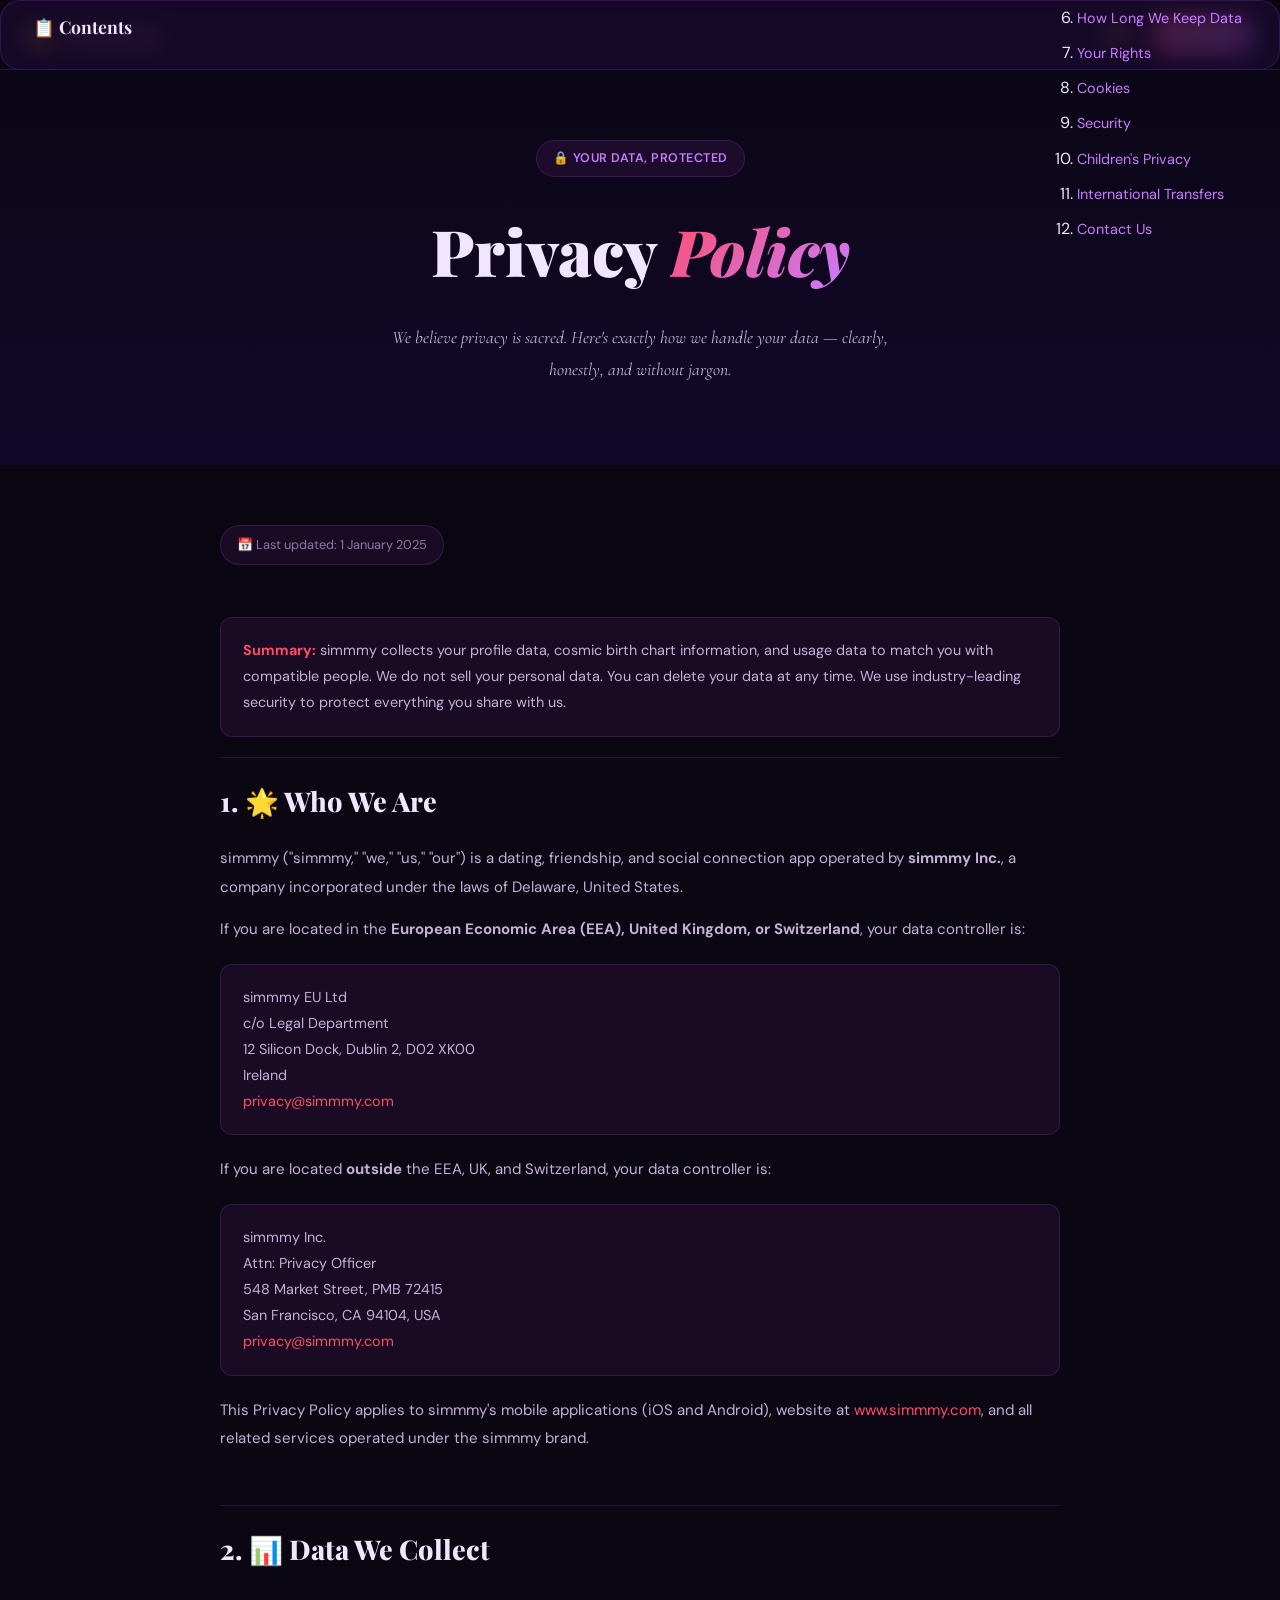
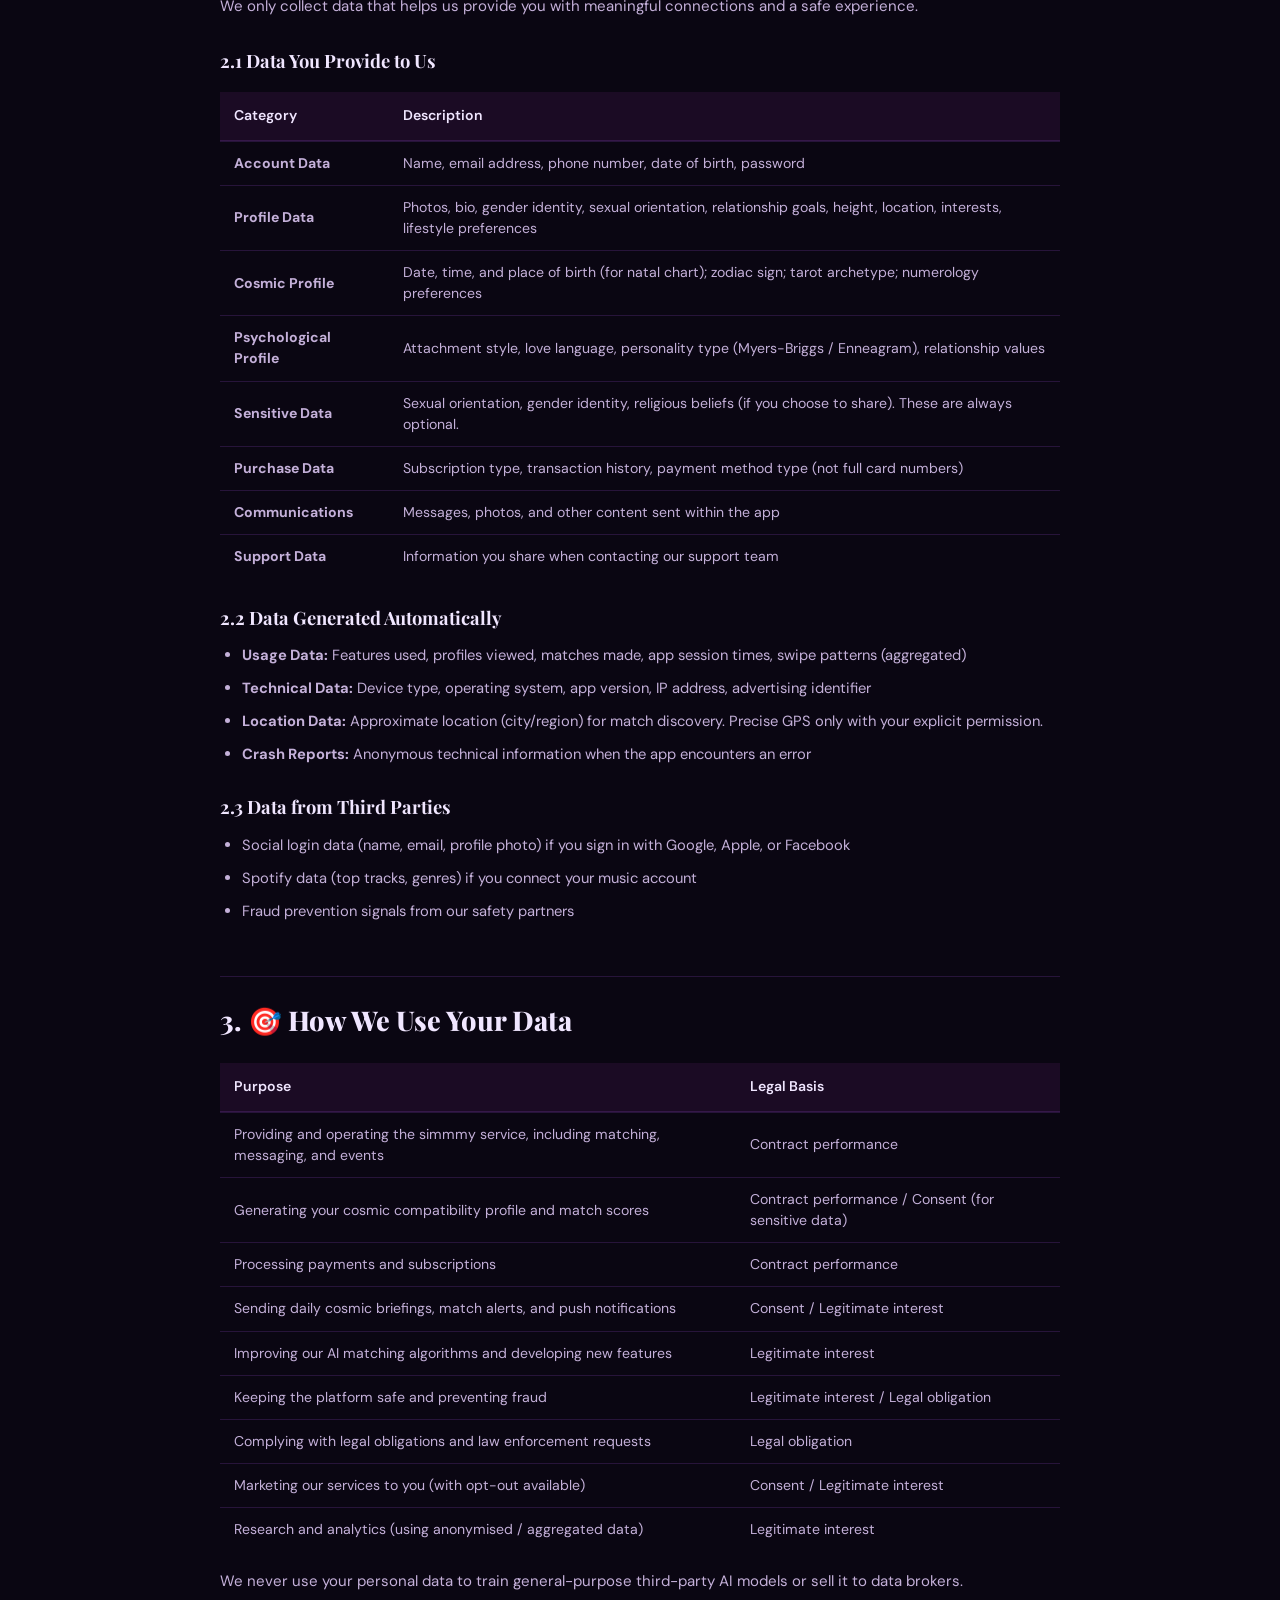
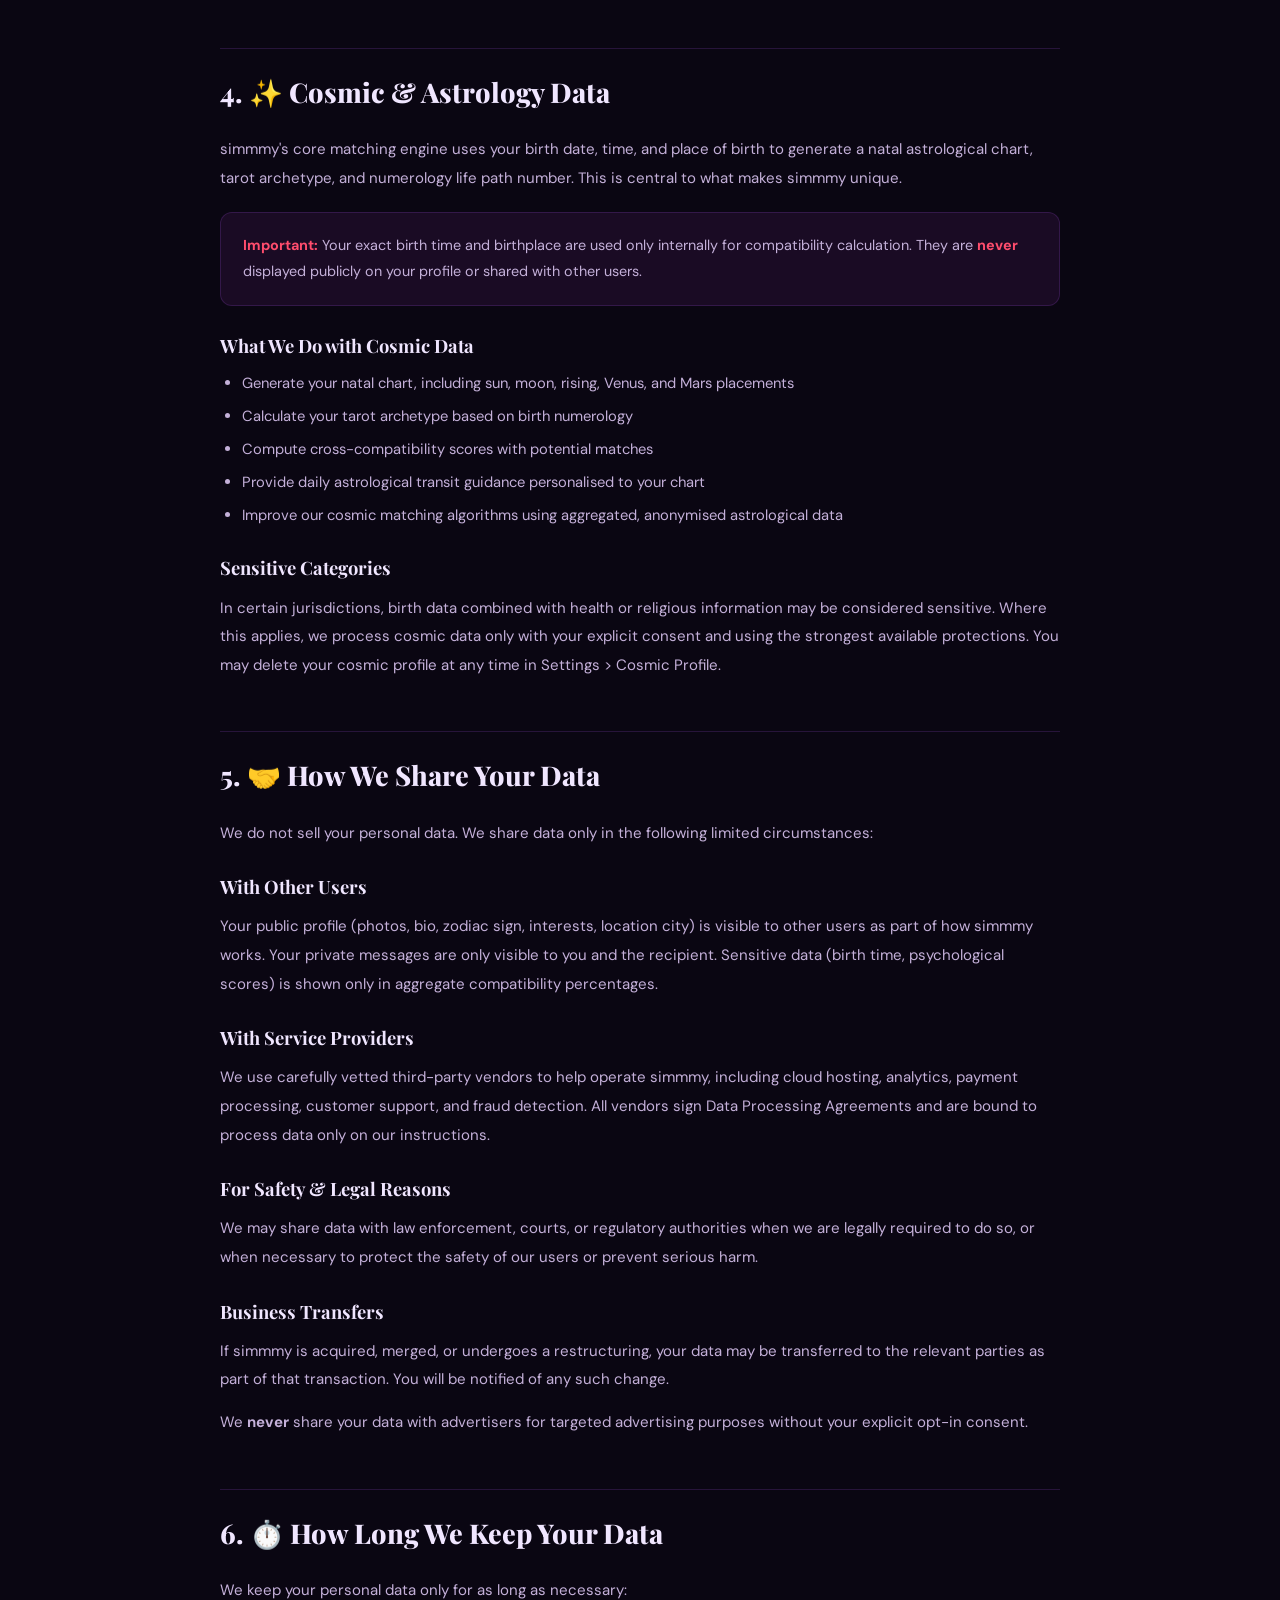
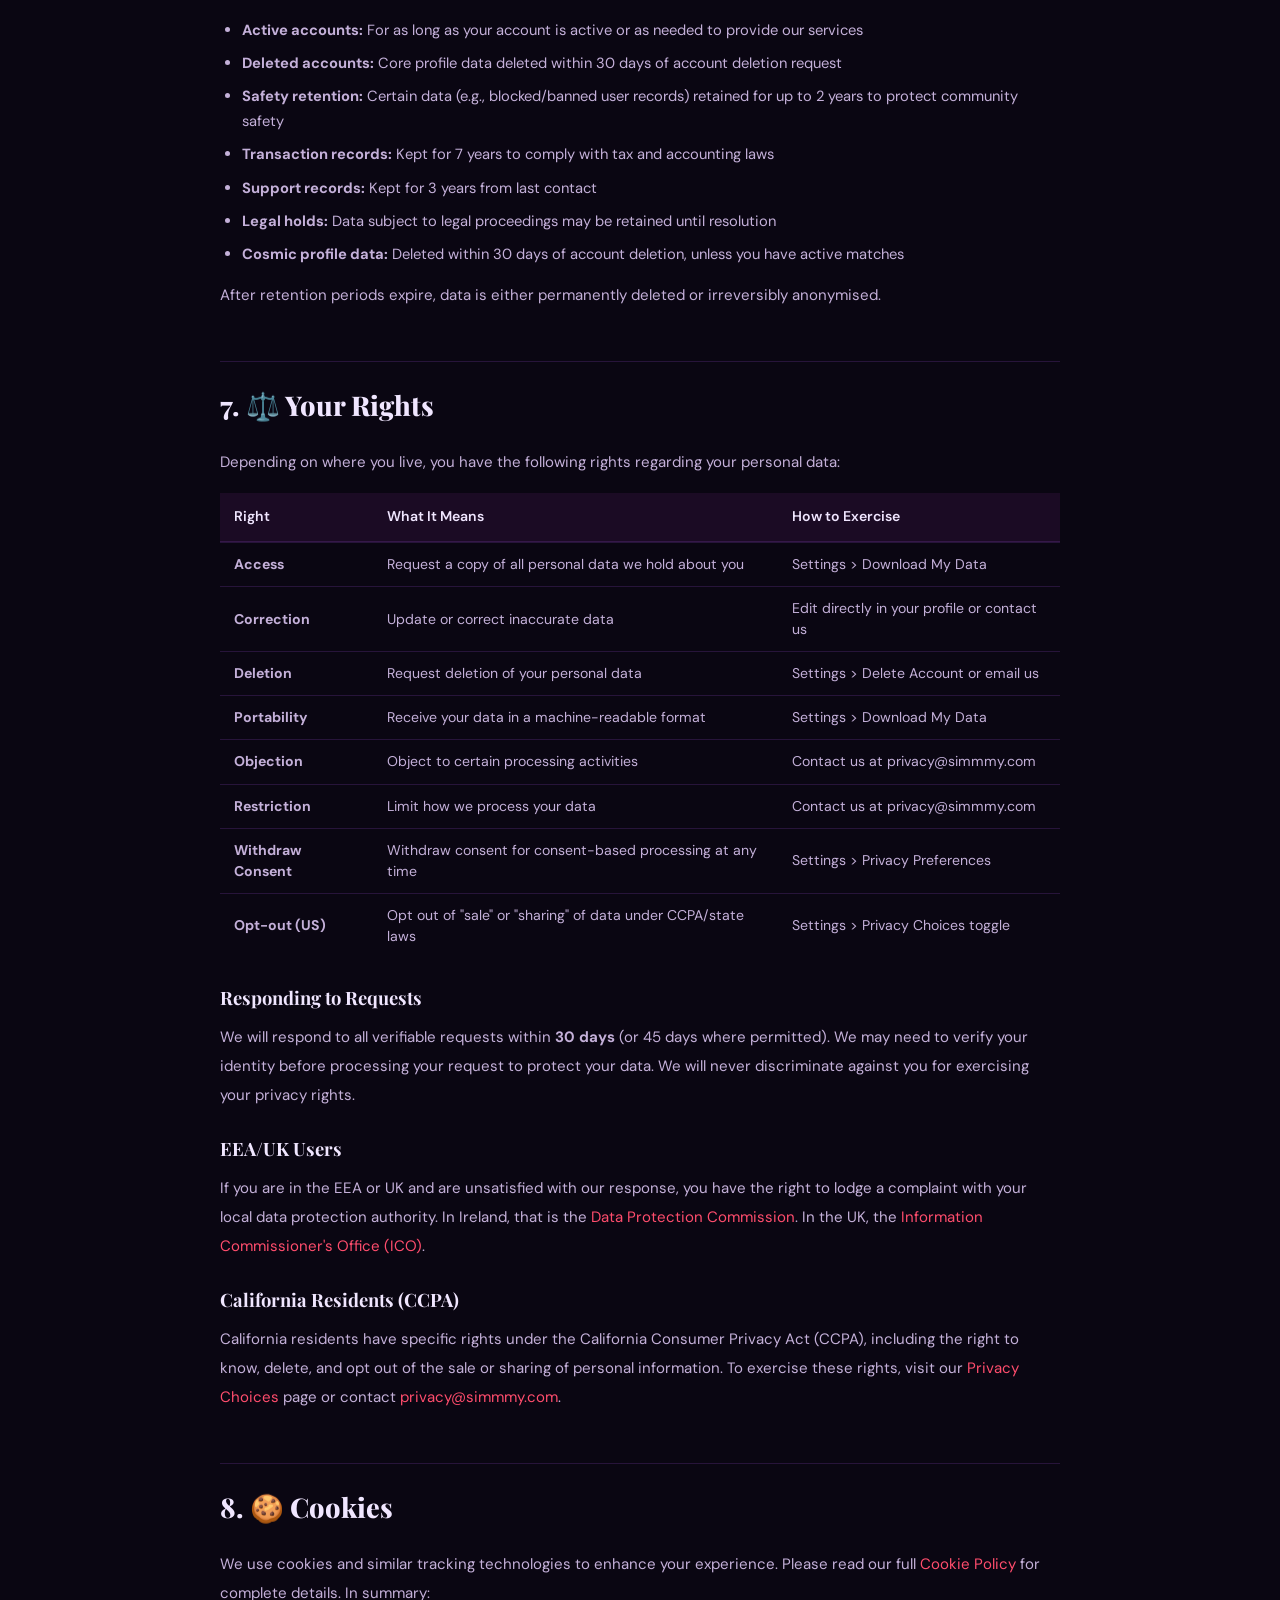
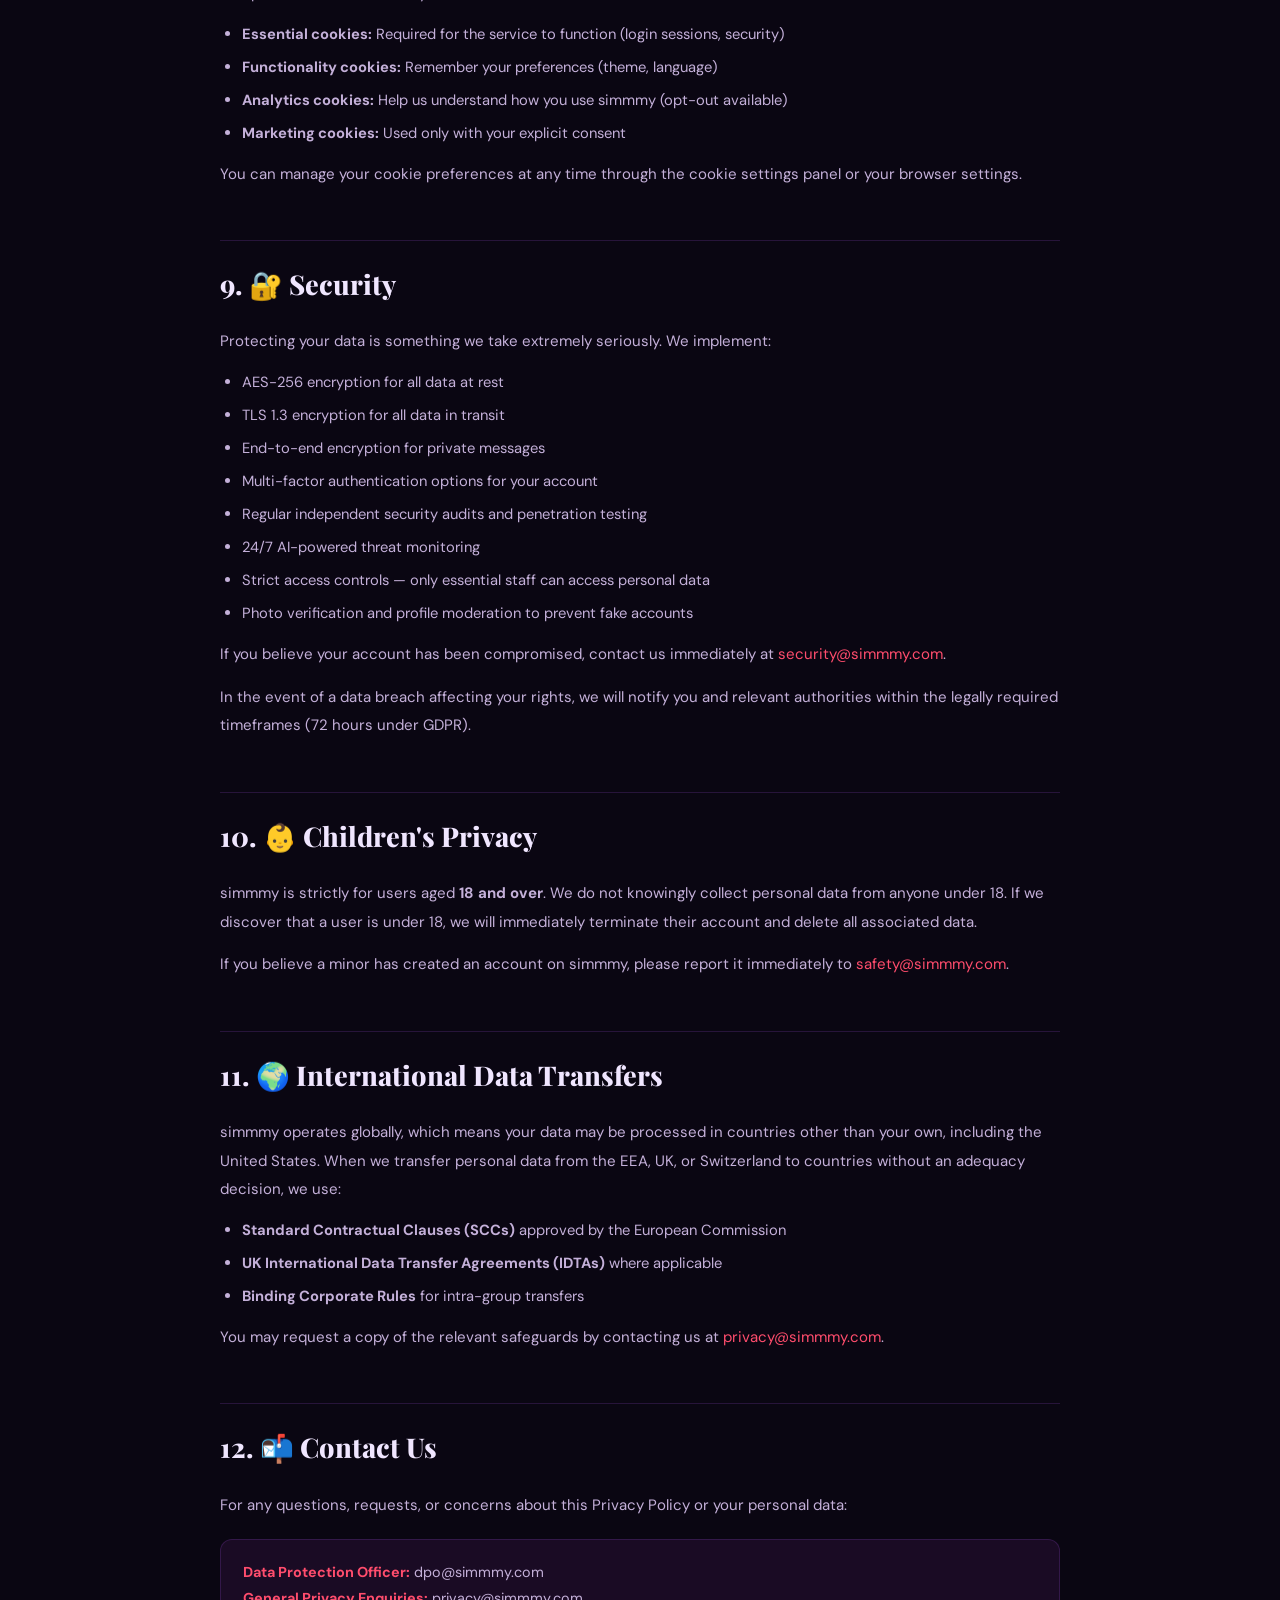
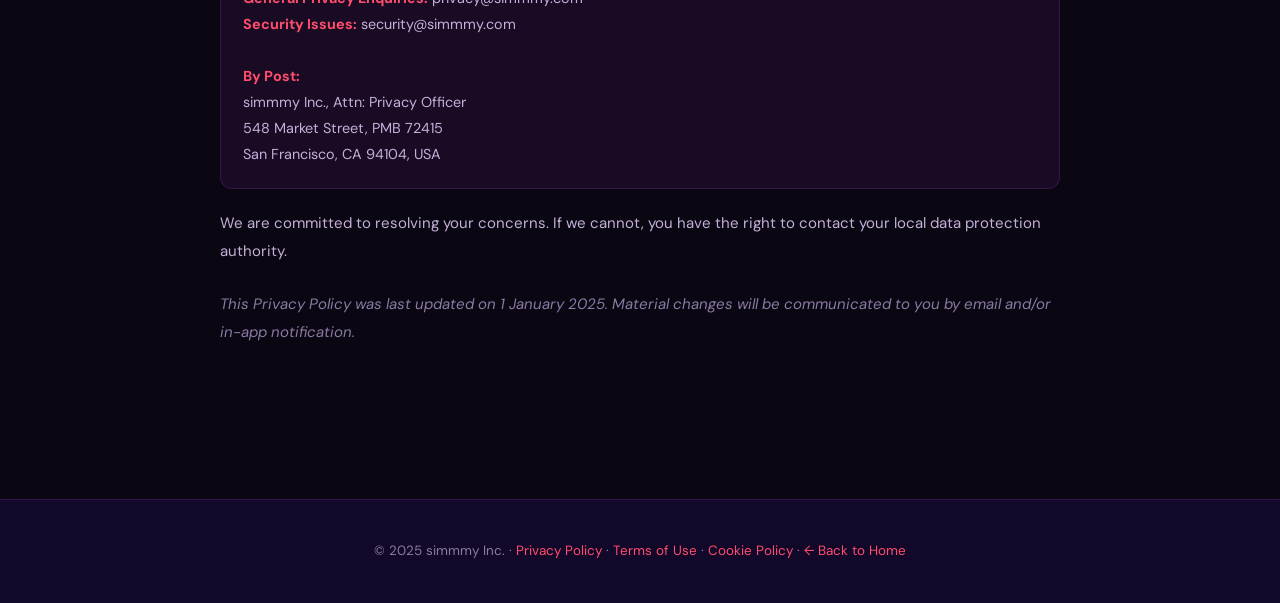
<file: Website/privacy.html>
<!DOCTYPE html>
<html lang="en" data-theme="dark">
<head>
  <meta charset="UTF-8">
  <meta name="viewport" content="width=device-width, initial-scale=1.0">
  <title>Privacy Policy – simmmy | Cosmic Dating App</title>
  <meta name="description" content="simmmy's Privacy Policy explains how we collect, use, and protect your personal data on our astrology-powered dating app.">
  <meta name="robots" content="index, follow">
  <link rel="canonical" href="https://www.simmmy.com/privacy.html">
  <meta property="og:title" content="Privacy Policy – simmmy">
  <meta property="og:url" content="https://www.simmmy.com/privacy.html">
  <meta property="og:type" content="website">
  <link rel="preconnect" href="https://fonts.googleapis.com">
  <link href="https://fonts.googleapis.com/css2?family=Playfair+Display:ital,wght@0,700;0,900;1,400&family=DM+Sans:opsz,wght@9..40,300;9..40,400;9..40,500;9..40,600&family=Cormorant+Garamond:ital,wght@0,300;1,300&display=swap" rel="stylesheet">
  <link rel="icon" type="image/svg+xml" href="data:image/svg+xml,<svg xmlns='http://www.w3.org/2000/svg' viewBox='0 0 100 100'><text y='.9em' font-size='90'>💫</text></svg>">
  <style>
    :root {
      --rose:#ff4d6d;--rose-light:#ff8fa3;--violet:#7b2d8b;--violet-mid:#9d4edd;--violet-light:#c77dff;
      --midnight:#0a0612;--deep-purple:#12082a;--cosmos:#1a0a2e;--gold:#ffd700;
      --font-display:'Playfair Display',Georgia,serif;--font-body:'DM Sans',system-ui,sans-serif;--font-accent:'Cormorant Garamond',Georgia,serif;
      --radius:20px;--radius-sm:12px;--transition:all 0.4s cubic-bezier(0.25,0.46,0.45,0.94);
    }
    [data-theme="dark"]{--bg:#0a0612;--bg-2:#12082a;--bg-3:#1a0a2e;--surface:rgba(36,0,70,0.6);--surface-2:rgba(123,45,139,0.15);--text:#f0e6ff;--text-2:#c4b0d9;--text-3:#8b7aa3;--border:rgba(157,78,221,0.2);--card-bg:rgba(26,10,46,0.8);--nav-bg:rgba(10,6,18,0.95);}
    [data-theme="light"]{--bg:#fff5f7;--bg-2:#fdf0ff;--bg-3:#f8e8ff;--surface:rgba(255,240,255,0.9);--surface-2:rgba(157,78,221,0.08);--text:#1a0a2e;--text-2:#4a2d6b;--text-3:#7b4fa0;--border:rgba(157,78,221,0.25);--card-bg:rgba(255,248,255,0.95);--nav-bg:rgba(255,245,247,0.97);}
    *,*::before,*::after{box-sizing:border-box;margin:0;padding:0;}
    html{scroll-behavior:smooth;}
    body{font-family:var(--font-body);background:var(--bg);color:var(--text);line-height:1.7;transition:background .4s,color .4s;}
    ::-webkit-scrollbar{width:6px;}::-webkit-scrollbar-track{background:var(--bg);}::-webkit-scrollbar-thumb{background:var(--violet-mid);border-radius:3px;}
    nav{position:fixed;top:0;left:0;right:0;z-index:1000;background:var(--nav-bg);backdrop-filter:blur(20px);border-bottom:1px solid var(--border);padding:0 24px;height:70px;display:flex;align-items:center;justify-content:space-between;}
    .nav-logo{display:flex;align-items:center;gap:10px;text-decoration:none;font-family:var(--font-display);font-size:1.5rem;font-weight:700;color:var(--text);}
    .logo-gradient{background:linear-gradient(135deg,var(--rose),var(--violet-light));-webkit-background-clip:text;-webkit-text-fill-color:transparent;background-clip:text;}
    .nav-actions{display:flex;align-items:center;gap:12px;}
    .btn-theme{background:var(--surface-2);border:1px solid var(--border);color:var(--text-2);width:40px;height:40px;border-radius:50%;cursor:pointer;font-size:1.1rem;display:flex;align-items:center;justify-content:center;transition:var(--transition);}
    .btn-primary{background:linear-gradient(135deg,var(--rose),var(--violet-mid));color:white;border:none;padding:10px 22px;border-radius:50px;font-family:var(--font-body);font-size:0.88rem;font-weight:600;cursor:pointer;text-decoration:none;transition:var(--transition);}
    .btn-primary:hover{transform:translateY(-2px);}
    .page-hero{padding:140px 24px 80px;text-align:center;background:linear-gradient(180deg,var(--bg) 0%,var(--bg-2) 100%);}
    .page-hero h1{font-family:var(--font-display);font-size:clamp(2.4rem,5vw,4rem);font-weight:900;margin-bottom:16px;}
    .page-hero h1 em{background:linear-gradient(135deg,var(--rose),var(--violet-light));-webkit-background-clip:text;-webkit-text-fill-color:transparent;background-clip:text;}
    .page-hero p{font-family:var(--font-accent);font-style:italic;font-size:1.1rem;color:var(--text-2);max-width:540px;margin:0 auto;line-height:1.8;}
    .page-badge{display:inline-flex;align-items:center;gap:8px;background:var(--surface-2);border:1px solid var(--border);padding:7px 16px;border-radius:50px;font-size:0.78rem;font-weight:600;color:var(--violet-light);letter-spacing:.5px;text-transform:uppercase;margin-bottom:20px;}
    .container{max-width:840px;margin:0 auto;padding:0 24px;}
    .content-body{padding:60px 0 100px;}
    .toc{background:var(--card-bg);border:1px solid var(--border);border-radius:var(--radius);padding:32px;margin-bottom:48px;backdrop-filter:blur(10px);}
    .toc h3{font-family:var(--font-display);font-size:1.1rem;font-weight:700;color:var(--text);margin-bottom:16px;display:flex;align-items:center;gap:8px;}
    .toc ol{padding-left:20px;display:flex;flex-direction:column;gap:8px;}
    .toc ol li a{text-decoration:none;color:var(--violet-light);font-size:0.9rem;transition:color .3s;}
    .toc ol li a:hover{color:var(--rose);}
    .legal-section{margin-bottom:52px;}
    .legal-section h2{font-family:var(--font-display);font-size:1.7rem;font-weight:800;color:var(--text);margin-bottom:20px;padding-top:20px;border-top:1px solid var(--border);display:flex;align-items:center;gap:10px;}
    .legal-section h3{font-family:var(--font-display);font-size:1.15rem;font-weight:700;color:var(--text);margin:24px 0 10px;}
    .legal-section p{font-size:0.94rem;color:var(--text-2);line-height:1.9;margin-bottom:14px;}
    .legal-section ul,.legal-section ol{padding-left:22px;margin-bottom:14px;display:flex;flex-direction:column;gap:8px;}
    .legal-section li{font-size:0.92rem;color:var(--text-2);line-height:1.7;}
    .legal-section a{color:var(--rose);text-decoration:none;}
    .legal-section a:hover{text-decoration:underline;}
    .highlight-box{background:var(--surface-2);border:1px solid var(--border);border-radius:var(--radius-sm);padding:20px 22px;margin:20px 0;font-size:0.9rem;color:var(--text-2);line-height:1.8;}
    .highlight-box strong{color:var(--rose);}
    table{width:100%;border-collapse:collapse;margin:16px 0;font-size:0.88rem;}
    th{background:var(--surface-2);color:var(--text);font-weight:600;padding:12px 14px;text-align:left;border-bottom:2px solid var(--border);}
    td{padding:11px 14px;border-bottom:1px solid var(--border);color:var(--text-2);line-height:1.5;}
    tr:last-child td{border-bottom:none;}
    .last-updated{display:inline-flex;align-items:center;gap:6px;background:var(--surface-2);border:1px solid var(--border);padding:8px 16px;border-radius:50px;font-size:0.8rem;color:var(--text-3);margin-bottom:32px;}
    footer{background:var(--bg-2);border-top:1px solid var(--border);padding:40px 24px;text-align:center;}
    footer p{font-size:0.84rem;color:var(--text-3);}
    footer a{color:var(--rose);text-decoration:none;}
    @media(max-width:600px){.page-hero{padding:110px 24px 60px;}.legal-section h2{font-size:1.4rem;}}
  </style>
</head>
<body>

<nav aria-label="Main navigation">
  <a href="/" class="nav-logo"><span>💫</span><span class="logo-gradient">simmmy</span></a>
  <div class="nav-actions">
    <button class="btn-theme" id="themeToggle" aria-label="Toggle theme">☀️</button>
    <a href="/signup.html" class="btn-primary">Join Free</a>
  </div>
</nav>

<div class="page-hero">
  <div class="page-badge">🔒 Your Data, Protected</div>
  <h1>Privacy <em>Policy</em></h1>
  <p>We believe privacy is sacred. Here's exactly how we handle your data — clearly, honestly, and without jargon.</p>
</div>

<div class="container content-body">

  <div class="last-updated">📅 Last updated: 1 January 2025</div>

  <!-- TABLE OF CONTENTS -->
  <nav class="toc" aria-label="Table of contents">
    <h3>📋 Contents</h3>
    <ol>
      <li><a href="#who-we-are">Who We Are</a></li>
      <li><a href="#data-we-collect">Data We Collect</a></li>
      <li><a href="#how-we-use">How We Use Your Data</a></li>
      <li><a href="#cosmic-data">Cosmic & Astrology Data</a></li>
      <li><a href="#how-we-share">How We Share Data</a></li>
      <li><a href="#data-retention">How Long We Keep Data</a></li>
      <li><a href="#your-rights">Your Rights</a></li>
      <li><a href="#cookies">Cookies</a></li>
      <li><a href="#security">Security</a></li>
      <li><a href="#children">Children's Privacy</a></li>
      <li><a href="#international">International Transfers</a></li>
      <li><a href="#contact">Contact Us</a></li>
    </ol>
  </nav>

  <div class="highlight-box">
    <strong>Summary:</strong> simmmy collects your profile data, cosmic birth chart information, and usage data to match you with compatible people. We do not sell your personal data. You can delete your data at any time. We use industry-leading security to protect everything you share with us.
  </div>

  <!-- SECTION 1 -->
  <section class="legal-section" id="who-we-are" aria-labelledby="s1-title">
    <h2 id="s1-title">1. 🌟 Who We Are</h2>
    <p>simmmy ("simmmy," "we," "us," "our") is a dating, friendship, and social connection app operated by <strong>simmmy Inc.</strong>, a company incorporated under the laws of Delaware, United States.</p>
    <p>If you are located in the <strong>European Economic Area (EEA), United Kingdom, or Switzerland</strong>, your data controller is:</p>
    <div class="highlight-box">
      simmmy EU Ltd<br>
      c/o Legal Department<br>
      12 Silicon Dock, Dublin 2, D02 XK00<br>
      Ireland<br>
      <a href="mailto:privacy@simmmy.com">privacy@simmmy.com</a>
    </div>
    <p>If you are located <strong>outside</strong> the EEA, UK, and Switzerland, your data controller is:</p>
    <div class="highlight-box">
      simmmy Inc.<br>
      Attn: Privacy Officer<br>
      548 Market Street, PMB 72415<br>
      San Francisco, CA 94104, USA<br>
      <a href="mailto:privacy@simmmy.com">privacy@simmmy.com</a>
    </div>
    <p>This Privacy Policy applies to simmmy's mobile applications (iOS and Android), website at <a href="https://www.simmmy.com">www.simmmy.com</a>, and all related services operated under the simmmy brand.</p>
  </section>

  <!-- SECTION 2 -->
  <section class="legal-section" id="data-we-collect" aria-labelledby="s2-title">
    <h2 id="s2-title">2. 📊 Data We Collect</h2>
    <p>We only collect data that helps us provide you with meaningful connections and a safe experience.</p>

    <h3>2.1 Data You Provide to Us</h3>
    <table>
      <thead>
        <tr><th>Category</th><th>Description</th></tr>
      </thead>
      <tbody>
        <tr><td><strong>Account Data</strong></td><td>Name, email address, phone number, date of birth, password</td></tr>
        <tr><td><strong>Profile Data</strong></td><td>Photos, bio, gender identity, sexual orientation, relationship goals, height, location, interests, lifestyle preferences</td></tr>
        <tr><td><strong>Cosmic Profile</strong></td><td>Date, time, and place of birth (for natal chart); zodiac sign; tarot archetype; numerology preferences</td></tr>
        <tr><td><strong>Psychological Profile</strong></td><td>Attachment style, love language, personality type (Myers-Briggs / Enneagram), relationship values</td></tr>
        <tr><td><strong>Sensitive Data</strong></td><td>Sexual orientation, gender identity, religious beliefs (if you choose to share). These are always optional.</td></tr>
        <tr><td><strong>Purchase Data</strong></td><td>Subscription type, transaction history, payment method type (not full card numbers)</td></tr>
        <tr><td><strong>Communications</strong></td><td>Messages, photos, and other content sent within the app</td></tr>
        <tr><td><strong>Support Data</strong></td><td>Information you share when contacting our support team</td></tr>
      </tbody>
    </table>

    <h3>2.2 Data Generated Automatically</h3>
    <ul>
      <li><strong>Usage Data:</strong> Features used, profiles viewed, matches made, app session times, swipe patterns (aggregated)</li>
      <li><strong>Technical Data:</strong> Device type, operating system, app version, IP address, advertising identifier</li>
      <li><strong>Location Data:</strong> Approximate location (city/region) for match discovery. Precise GPS only with your explicit permission.</li>
      <li><strong>Crash Reports:</strong> Anonymous technical information when the app encounters an error</li>
    </ul>

    <h3>2.3 Data from Third Parties</h3>
    <ul>
      <li>Social login data (name, email, profile photo) if you sign in with Google, Apple, or Facebook</li>
      <li>Spotify data (top tracks, genres) if you connect your music account</li>
      <li>Fraud prevention signals from our safety partners</li>
    </ul>
  </section>

  <!-- SECTION 3 -->
  <section class="legal-section" id="how-we-use" aria-labelledby="s3-title">
    <h2 id="s3-title">3. 🎯 How We Use Your Data</h2>
    <table>
      <thead>
        <tr><th>Purpose</th><th>Legal Basis</th></tr>
      </thead>
      <tbody>
        <tr><td>Providing and operating the simmmy service, including matching, messaging, and events</td><td>Contract performance</td></tr>
        <tr><td>Generating your cosmic compatibility profile and match scores</td><td>Contract performance / Consent (for sensitive data)</td></tr>
        <tr><td>Processing payments and subscriptions</td><td>Contract performance</td></tr>
        <tr><td>Sending daily cosmic briefings, match alerts, and push notifications</td><td>Consent / Legitimate interest</td></tr>
        <tr><td>Improving our AI matching algorithms and developing new features</td><td>Legitimate interest</td></tr>
        <tr><td>Keeping the platform safe and preventing fraud</td><td>Legitimate interest / Legal obligation</td></tr>
        <tr><td>Complying with legal obligations and law enforcement requests</td><td>Legal obligation</td></tr>
        <tr><td>Marketing our services to you (with opt-out available)</td><td>Consent / Legitimate interest</td></tr>
        <tr><td>Research and analytics (using anonymised / aggregated data)</td><td>Legitimate interest</td></tr>
      </tbody>
    </table>
    <p>We never use your personal data to train general-purpose third-party AI models or sell it to data brokers.</p>
  </section>

  <!-- SECTION 4 -->
  <section class="legal-section" id="cosmic-data" aria-labelledby="s4-title">
    <h2 id="s4-title">4. ✨ Cosmic & Astrology Data</h2>
    <p>simmmy's core matching engine uses your birth date, time, and place of birth to generate a natal astrological chart, tarot archetype, and numerology life path number. This is central to what makes simmmy unique.</p>
    <div class="highlight-box">
      <strong>Important:</strong> Your exact birth time and birthplace are used only internally for compatibility calculation. They are <strong>never</strong> displayed publicly on your profile or shared with other users.
    </div>
    <h3>What We Do with Cosmic Data</h3>
    <ul>
      <li>Generate your natal chart, including sun, moon, rising, Venus, and Mars placements</li>
      <li>Calculate your tarot archetype based on birth numerology</li>
      <li>Compute cross-compatibility scores with potential matches</li>
      <li>Provide daily astrological transit guidance personalised to your chart</li>
      <li>Improve our cosmic matching algorithms using aggregated, anonymised astrological data</li>
    </ul>
    <h3>Sensitive Categories</h3>
    <p>In certain jurisdictions, birth data combined with health or religious information may be considered sensitive. Where this applies, we process cosmic data only with your explicit consent and using the strongest available protections. You may delete your cosmic profile at any time in Settings > Cosmic Profile.</p>
  </section>

  <!-- SECTION 5 -->
  <section class="legal-section" id="how-we-share" aria-labelledby="s5-title">
    <h2 id="s5-title">5. 🤝 How We Share Your Data</h2>
    <p>We do not sell your personal data. We share data only in the following limited circumstances:</p>

    <h3>With Other Users</h3>
    <p>Your public profile (photos, bio, zodiac sign, interests, location city) is visible to other users as part of how simmmy works. Your private messages are only visible to you and the recipient. Sensitive data (birth time, psychological scores) is shown only in aggregate compatibility percentages.</p>

    <h3>With Service Providers</h3>
    <p>We use carefully vetted third-party vendors to help operate simmmy, including cloud hosting, analytics, payment processing, customer support, and fraud detection. All vendors sign Data Processing Agreements and are bound to process data only on our instructions.</p>

    <h3>For Safety & Legal Reasons</h3>
    <p>We may share data with law enforcement, courts, or regulatory authorities when we are legally required to do so, or when necessary to protect the safety of our users or prevent serious harm.</p>

    <h3>Business Transfers</h3>
    <p>If simmmy is acquired, merged, or undergoes a restructuring, your data may be transferred to the relevant parties as part of that transaction. You will be notified of any such change.</p>

    <p>We <strong>never</strong> share your data with advertisers for targeted advertising purposes without your explicit opt-in consent.</p>
  </section>

  <!-- SECTION 6 -->
  <section class="legal-section" id="data-retention" aria-labelledby="s6-title">
    <h2 id="s6-title">6. ⏱️ How Long We Keep Your Data</h2>
    <p>We keep your personal data only for as long as necessary:</p>
    <ul>
      <li><strong>Active accounts:</strong> For as long as your account is active or as needed to provide our services</li>
      <li><strong>Deleted accounts:</strong> Core profile data deleted within 30 days of account deletion request</li>
      <li><strong>Safety retention:</strong> Certain data (e.g., blocked/banned user records) retained for up to 2 years to protect community safety</li>
      <li><strong>Transaction records:</strong> Kept for 7 years to comply with tax and accounting laws</li>
      <li><strong>Support records:</strong> Kept for 3 years from last contact</li>
      <li><strong>Legal holds:</strong> Data subject to legal proceedings may be retained until resolution</li>
      <li><strong>Cosmic profile data:</strong> Deleted within 30 days of account deletion, unless you have active matches</li>
    </ul>
    <p>After retention periods expire, data is either permanently deleted or irreversibly anonymised.</p>
  </section>

  <!-- SECTION 7 -->
  <section class="legal-section" id="your-rights" aria-labelledby="s7-title">
    <h2 id="s7-title">7. ⚖️ Your Rights</h2>
    <p>Depending on where you live, you have the following rights regarding your personal data:</p>
    <table>
      <thead>
        <tr><th>Right</th><th>What It Means</th><th>How to Exercise</th></tr>
      </thead>
      <tbody>
        <tr><td><strong>Access</strong></td><td>Request a copy of all personal data we hold about you</td><td>Settings > Download My Data</td></tr>
        <tr><td><strong>Correction</strong></td><td>Update or correct inaccurate data</td><td>Edit directly in your profile or contact us</td></tr>
        <tr><td><strong>Deletion</strong></td><td>Request deletion of your personal data</td><td>Settings > Delete Account or email us</td></tr>
        <tr><td><strong>Portability</strong></td><td>Receive your data in a machine-readable format</td><td>Settings > Download My Data</td></tr>
        <tr><td><strong>Objection</strong></td><td>Object to certain processing activities</td><td>Contact us at privacy@simmmy.com</td></tr>
        <tr><td><strong>Restriction</strong></td><td>Limit how we process your data</td><td>Contact us at privacy@simmmy.com</td></tr>
        <tr><td><strong>Withdraw Consent</strong></td><td>Withdraw consent for consent-based processing at any time</td><td>Settings > Privacy Preferences</td></tr>
        <tr><td><strong>Opt-out (US)</strong></td><td>Opt out of "sale" or "sharing" of data under CCPA/state laws</td><td>Settings > Privacy Choices toggle</td></tr>
      </tbody>
    </table>

    <h3>Responding to Requests</h3>
    <p>We will respond to all verifiable requests within <strong>30 days</strong> (or 45 days where permitted). We may need to verify your identity before processing your request to protect your data. We will never discriminate against you for exercising your privacy rights.</p>

    <h3>EEA/UK Users</h3>
    <p>If you are in the EEA or UK and are unsatisfied with our response, you have the right to lodge a complaint with your local data protection authority. In Ireland, that is the <a href="https://www.dataprotection.ie" target="_blank" rel="noopener">Data Protection Commission</a>. In the UK, the <a href="https://ico.org.uk" target="_blank" rel="noopener">Information Commissioner's Office (ICO)</a>.</p>

    <h3>California Residents (CCPA)</h3>
    <p>California residents have specific rights under the California Consumer Privacy Act (CCPA), including the right to know, delete, and opt out of the sale or sharing of personal information. To exercise these rights, visit our <a href="/privacy-choices.html">Privacy Choices</a> page or contact <a href="mailto:privacy@simmmy.com">privacy@simmmy.com</a>.</p>
  </section>

  <!-- SECTION 8 -->
  <section class="legal-section" id="cookies" aria-labelledby="s8-title">
    <h2 id="s8-title">8. 🍪 Cookies</h2>
    <p>We use cookies and similar tracking technologies to enhance your experience. Please read our full <a href="/cookie-policy.html">Cookie Policy</a> for complete details. In summary:</p>
    <ul>
      <li><strong>Essential cookies:</strong> Required for the service to function (login sessions, security)</li>
      <li><strong>Functionality cookies:</strong> Remember your preferences (theme, language)</li>
      <li><strong>Analytics cookies:</strong> Help us understand how you use simmmy (opt-out available)</li>
      <li><strong>Marketing cookies:</strong> Used only with your explicit consent</li>
    </ul>
    <p>You can manage your cookie preferences at any time through the cookie settings panel or your browser settings.</p>
  </section>

  <!-- SECTION 9 -->
  <section class="legal-section" id="security" aria-labelledby="s9-title">
    <h2 id="s9-title">9. 🔐 Security</h2>
    <p>Protecting your data is something we take extremely seriously. We implement:</p>
    <ul>
      <li>AES-256 encryption for all data at rest</li>
      <li>TLS 1.3 encryption for all data in transit</li>
      <li>End-to-end encryption for private messages</li>
      <li>Multi-factor authentication options for your account</li>
      <li>Regular independent security audits and penetration testing</li>
      <li>24/7 AI-powered threat monitoring</li>
      <li>Strict access controls — only essential staff can access personal data</li>
      <li>Photo verification and profile moderation to prevent fake accounts</li>
    </ul>
    <p>If you believe your account has been compromised, contact us immediately at <a href="mailto:security@simmmy.com">security@simmmy.com</a>.</p>
    <p>In the event of a data breach affecting your rights, we will notify you and relevant authorities within the legally required timeframes (72 hours under GDPR).</p>
  </section>

  <!-- SECTION 10 -->
  <section class="legal-section" id="children" aria-labelledby="s10-title">
    <h2 id="s10-title">10. 👶 Children's Privacy</h2>
    <p>simmmy is strictly for users aged <strong>18 and over</strong>. We do not knowingly collect personal data from anyone under 18. If we discover that a user is under 18, we will immediately terminate their account and delete all associated data.</p>
    <p>If you believe a minor has created an account on simmmy, please report it immediately to <a href="mailto:safety@simmmy.com">safety@simmmy.com</a>.</p>
  </section>

  <!-- SECTION 11 -->
  <section class="legal-section" id="international" aria-labelledby="s11-title">
    <h2 id="s11-title">11. 🌍 International Data Transfers</h2>
    <p>simmmy operates globally, which means your data may be processed in countries other than your own, including the United States. When we transfer personal data from the EEA, UK, or Switzerland to countries without an adequacy decision, we use:</p>
    <ul>
      <li><strong>Standard Contractual Clauses (SCCs)</strong> approved by the European Commission</li>
      <li><strong>UK International Data Transfer Agreements (IDTAs)</strong> where applicable</li>
      <li><strong>Binding Corporate Rules</strong> for intra-group transfers</li>
    </ul>
    <p>You may request a copy of the relevant safeguards by contacting us at <a href="mailto:privacy@simmmy.com">privacy@simmmy.com</a>.</p>
  </section>

  <!-- SECTION 12 -->
  <section class="legal-section" id="contact" aria-labelledby="s12-title">
    <h2 id="s12-title">12. 📬 Contact Us</h2>
    <p>For any questions, requests, or concerns about this Privacy Policy or your personal data:</p>
    <div class="highlight-box">
      <strong>Data Protection Officer:</strong> dpo@simmmy.com<br>
      <strong>General Privacy Enquiries:</strong> privacy@simmmy.com<br>
      <strong>Security Issues:</strong> security@simmmy.com<br><br>
      <strong>By Post:</strong><br>
      simmmy Inc., Attn: Privacy Officer<br>
      548 Market Street, PMB 72415<br>
      San Francisco, CA 94104, USA
    </div>
    <p>We are committed to resolving your concerns. If we cannot, you have the right to contact your local data protection authority.</p>
    <p style="margin-top:24px;font-style:italic;color:var(--text-3)">This Privacy Policy was last updated on 1 January 2025. Material changes will be communicated to you by email and/or in-app notification.</p>
  </section>

</div>

<footer>
  <p>© 2025 simmmy Inc. · <a href="/privacy.html">Privacy Policy</a> · <a href="/terms.html">Terms of Use</a> · <a href="/cookie-policy.html">Cookie Policy</a> · <a href="/">← Back to Home</a></p>
</footer>

<script>
  const html = document.documentElement;
  const themeBtn = document.getElementById('themeToggle');
  const saved = localStorage.getItem('simmmy-theme') || 'dark';
  html.setAttribute('data-theme', saved);
  themeBtn.textContent = saved === 'dark' ? '☀️' : '🌙';
  themeBtn.addEventListener('click', () => {
    const cur = html.getAttribute('data-theme');
    const next = cur === 'dark' ? 'light' : 'dark';
    html.setAttribute('data-theme', next);
    themeBtn.textContent = next === 'dark' ? '☀️' : '🌙';
    localStorage.setItem('simmmy-theme', next);
  });
</script>
</body>
</html>
</file>
